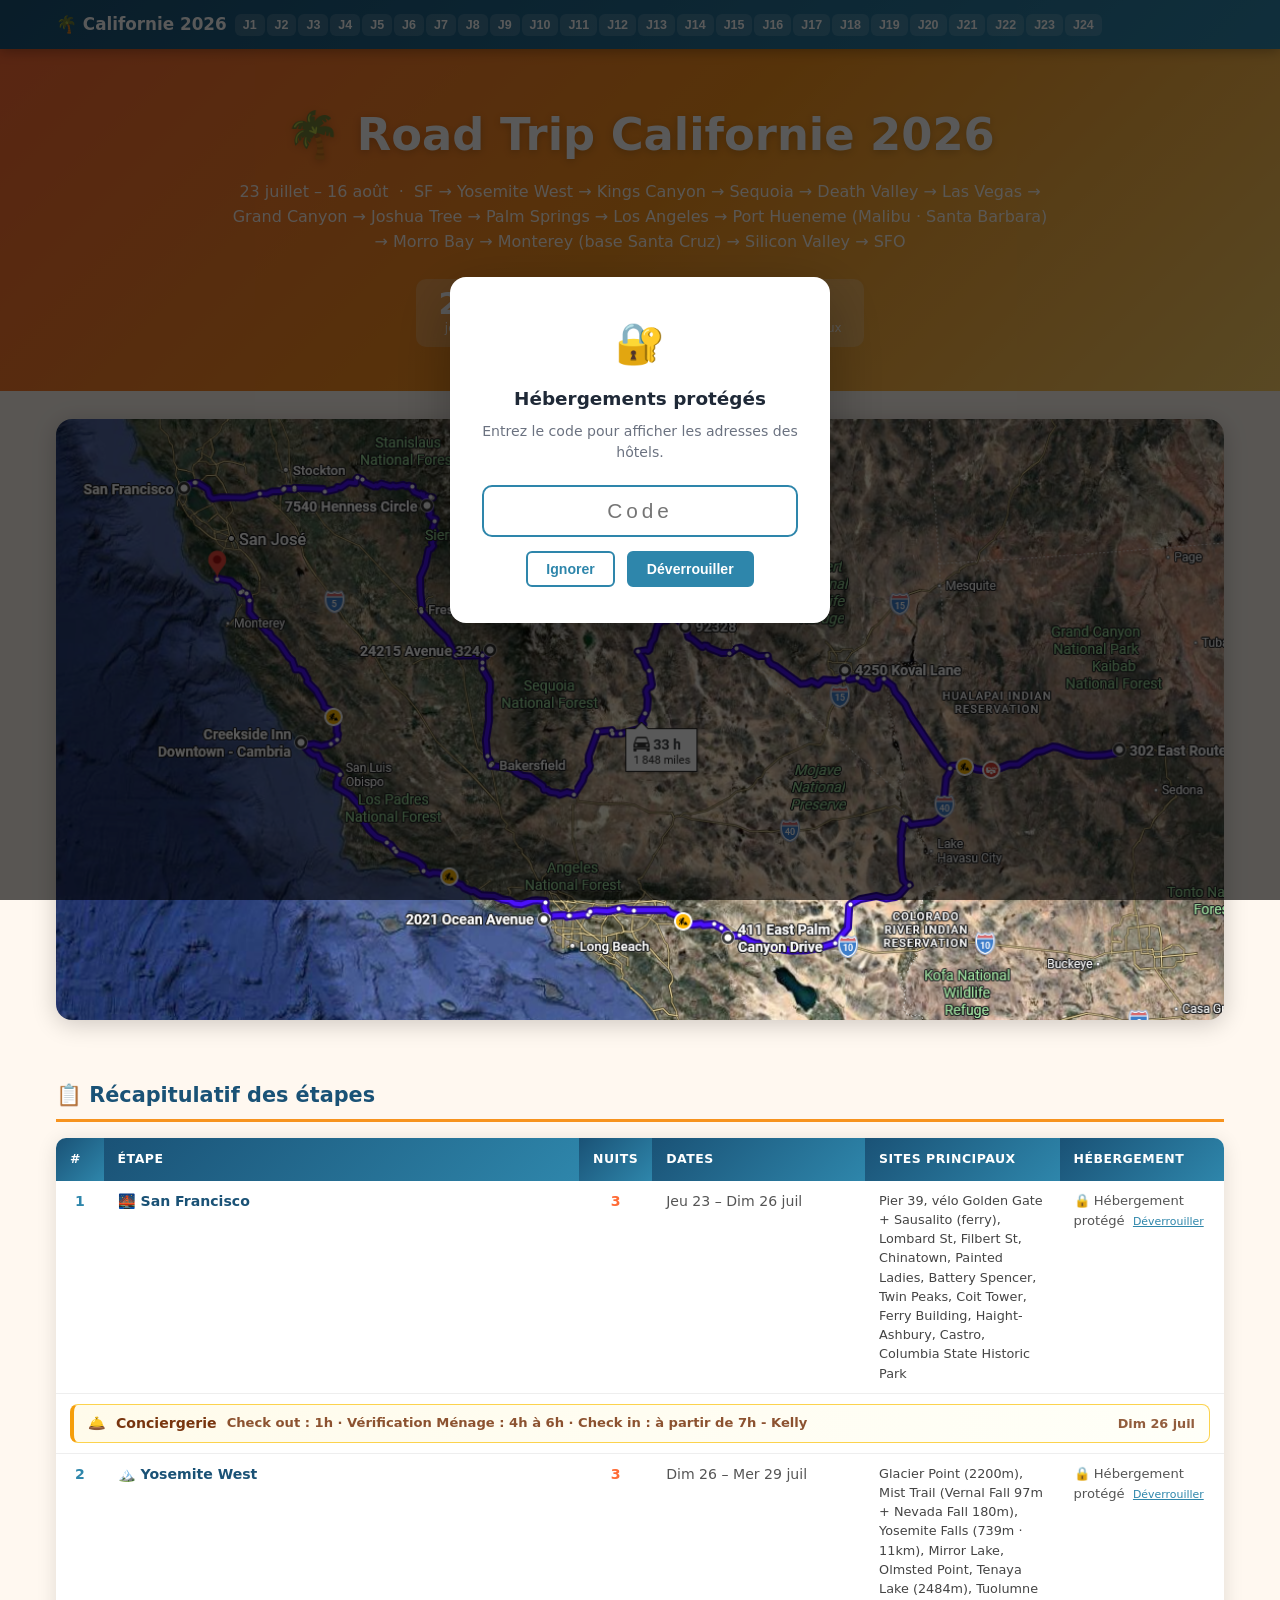
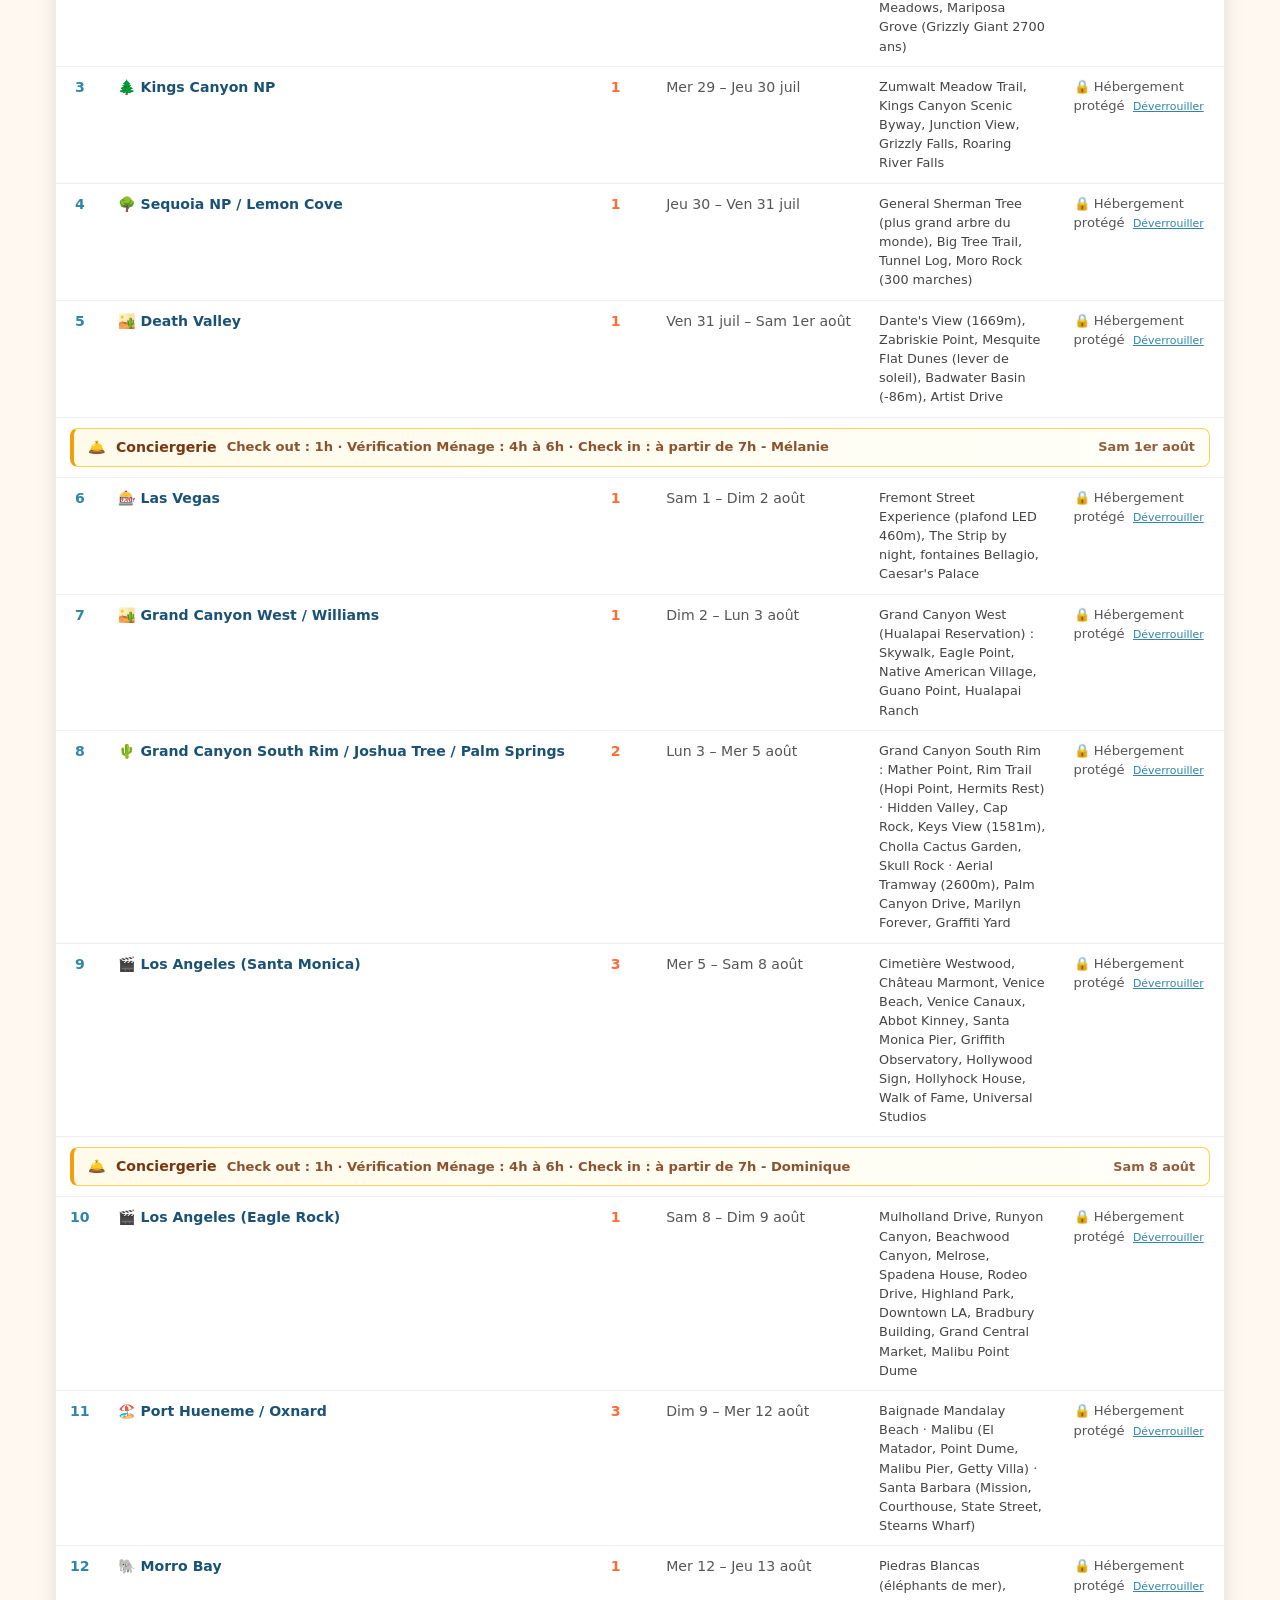
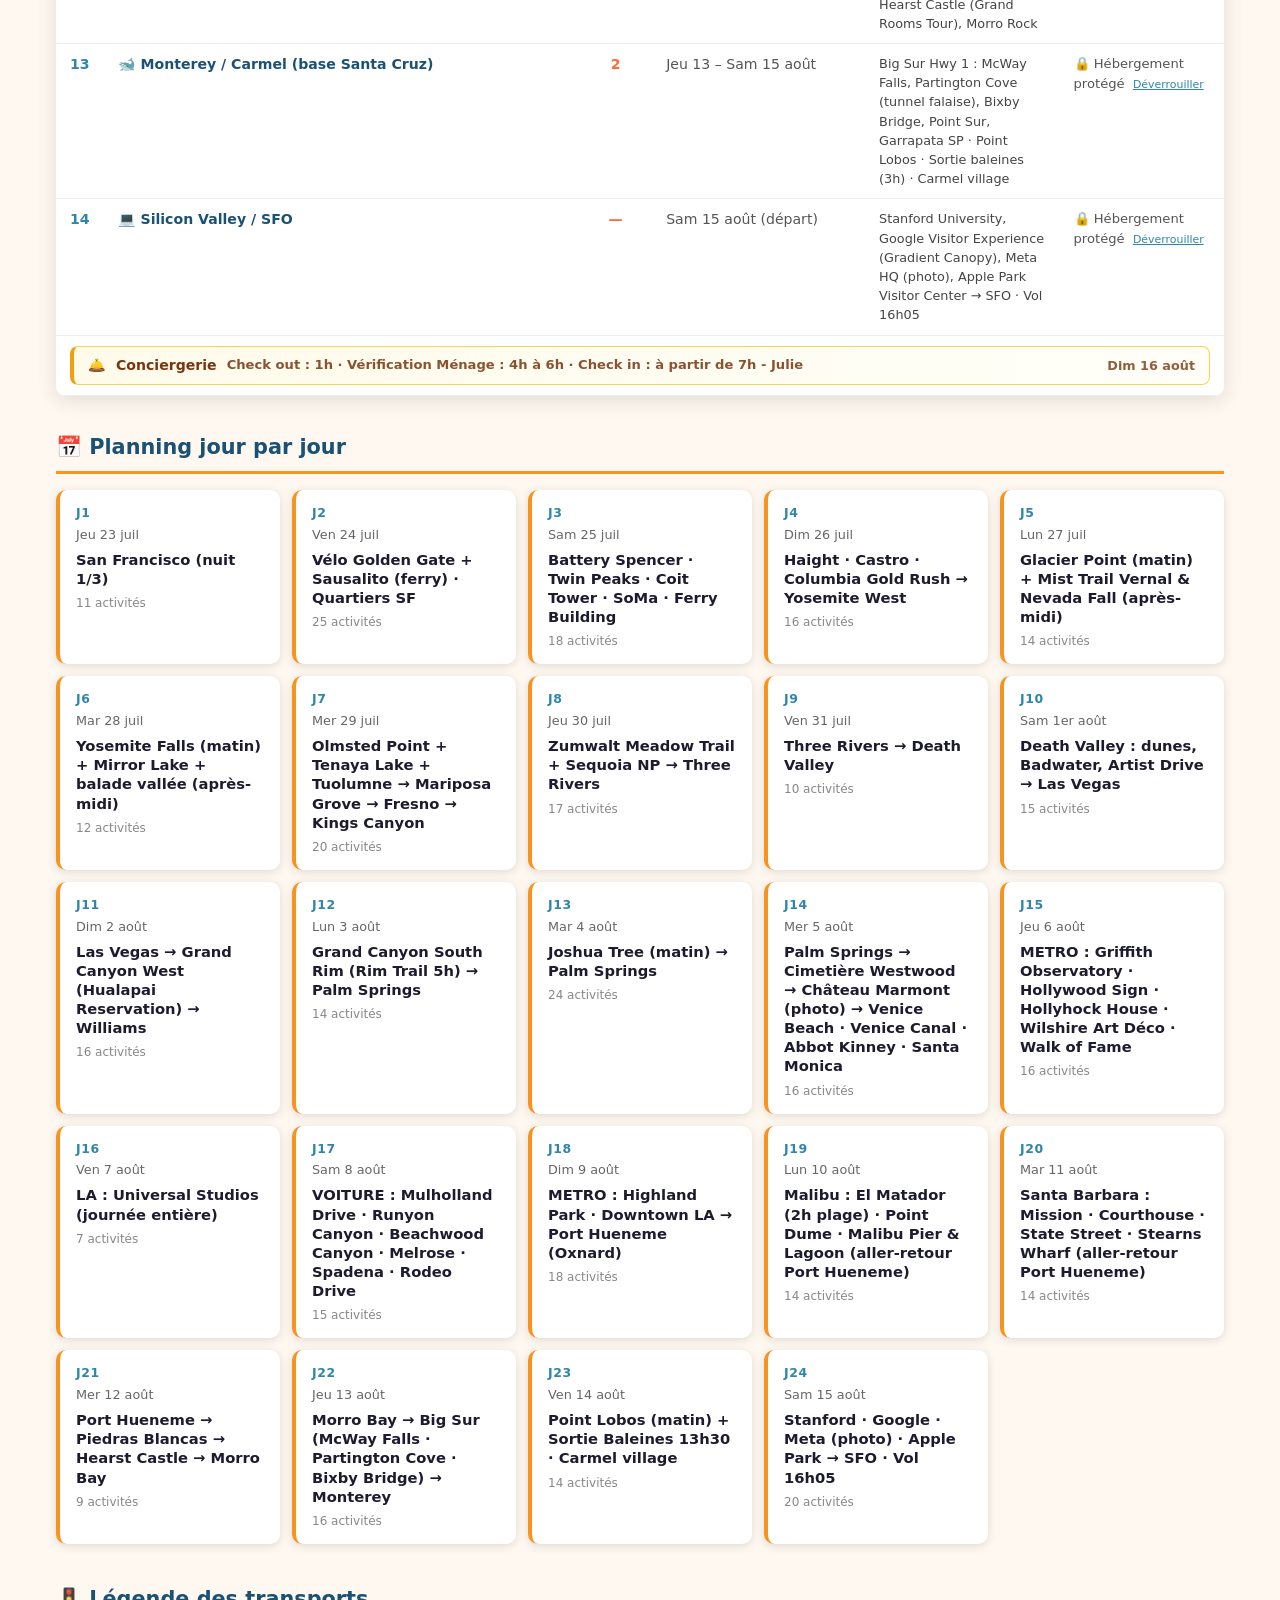
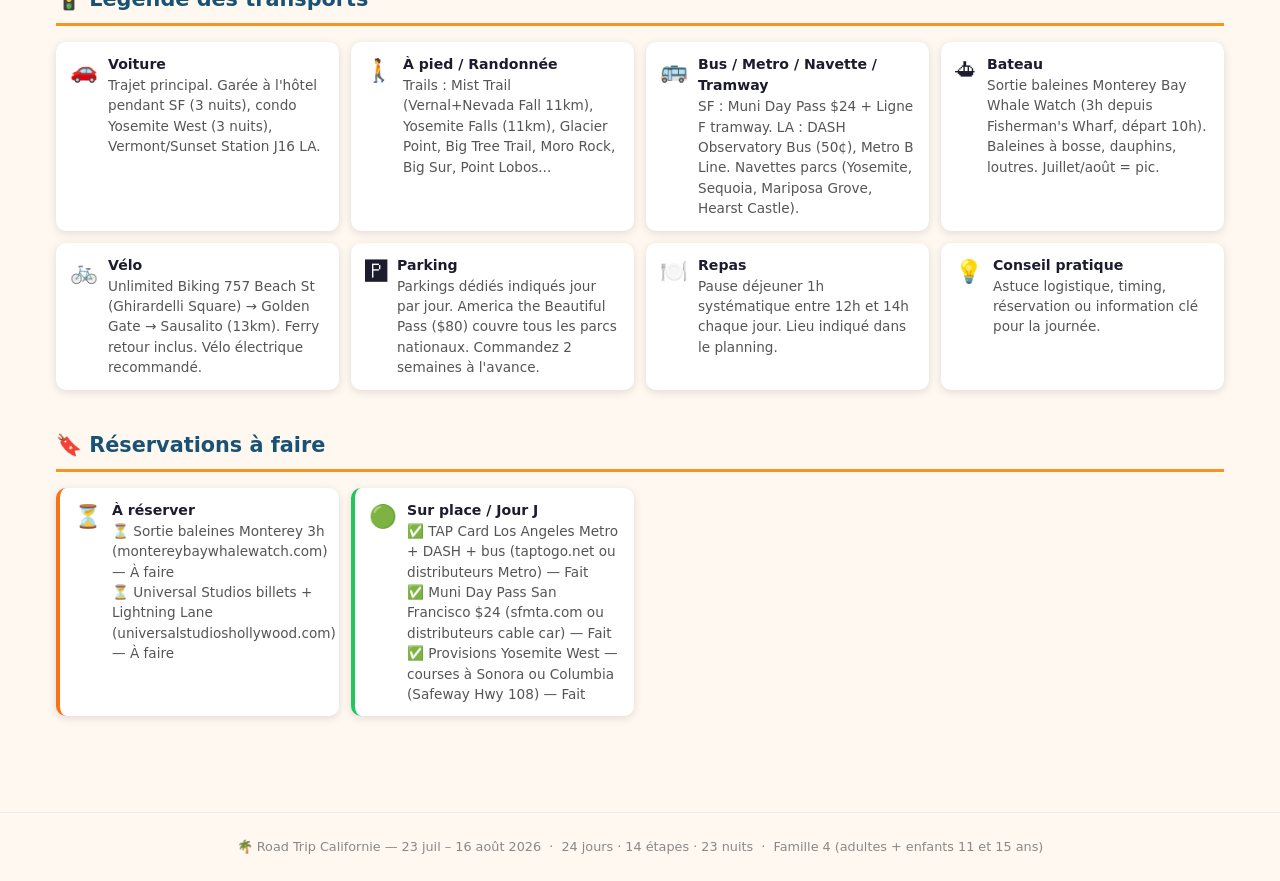
<file: index.html>
<!DOCTYPE html>
<html lang="fr">
<head>
<meta charset="UTF-8">
<meta name="viewport" content="width=device-width, initial-scale=1.0">
<title>Road Trip Californie — 23 juil – 16 août 2026</title>
<link rel="stylesheet" href="style.css">
</head>
<body>

<!-- ═══════════════════════ PIN MODAL ══════════════════════════ -->
<div id="pin-modal">
  <div class="pin-modal-box">
    <div style="font-size:2.5rem;margin-bottom:12px">🔐</div>
    <div style="font-size:1.15rem;font-weight:700;margin-bottom:8px;color:#1f2937">Hébergements protégés</div>
    <div style="font-size:0.88rem;color:#6b7280;margin-bottom:22px">Entrez le code pour afficher les adresses des hôtels.</div>
    <input id="pin-input" type="password" maxlength="10" placeholder="Code" autocomplete="off"
      onkeydown="if(event.key==='Enter') submitPin()">
    <div id="pin-error" class="pin-error">Code incorrect, réessayez.</div>
    <div style="display:flex;gap:12px;justify-content:center;margin-top:4px">
      <button class="btn" onclick="skipPin()">Ignorer</button>
      <button class="btn primary" onclick="submitPin()">Déverrouiller</button>
    </div>
  </div>
</div>

<!-- NAV : générée dynamiquement par buildNav() -->
<nav>
  <div class="nav-inner">
    <div class="nav-brand" onclick="showHome()">🌴 Californie 2026</div>
    <div class="nav-days" id="nav-days"></div>
  </div>
</nav>

<!-- ═══════════════════════ PAGE ACCUEIL ═══════════════════════ -->
<div id="home-page">
  <div class="hero">
    <h1>🌴 Road Trip Californie 2026</h1>
    <p>23 juillet – 16 août &nbsp;·&nbsp; SF → Yosemite West → Kings Canyon → Sequoia → Death Valley → Las Vegas → Grand Canyon → Joshua Tree → Palm Springs → Los Angeles → Port Hueneme (Malibu · Santa Barbara) → Morro Bay → Monterey (base Santa Cruz) → Silicon Valley → SFO</p>
    <div class="hero-stats">
      <div class="stat"><div class="stat-num">24</div><div class="stat-label">jours</div></div>
      <div class="stat"><div class="stat-num">23</div><div class="stat-label">nuits</div></div>
      <div class="stat"><div class="stat-num">14</div><div class="stat-label">étapes</div></div>
      <div class="stat"><div class="stat-num">5</div><div class="stat-label">parcs nationaux</div></div>
    </div>
  </div>

  <div class="map-section">
    <div class="map-overlay">
      <img src="images/carte-itineraire.png" alt="Carte de l'itinéraire — Road Trip Californie 2026" class="map-img">
      <div class="home-map-dot" id="home-map-dot"></div>
    </div>
  </div>

  <main>
    <div class="section-title">📋 Récapitulatif des étapes</div>
    <div class="recap-table-wrap" id="recap-table-wrap"></div>

    <div class="section-title">📅 Planning jour par jour</div>
    <div class="days-grid" id="days-grid"></div>

    <div class="section-title" style="margin-top:40px">🚦 Légende des transports</div>
    <div class="legende-grid">
      <div class="legende-item"><div class="legende-icon">🚗</div><div class="legende-text"><strong>Voiture</strong><span>Trajet principal. Garée à l&#39;hôtel pendant SF (3 nuits), condo Yosemite West (3 nuits), Vermont/Sunset Station J16 LA.</span></div></div>
      <div class="legende-item"><div class="legende-icon">🚶</div><div class="legende-text"><strong>À pied / Randonnée</strong><span>Trails : Mist Trail (Vernal+Nevada Fall 11km), Yosemite Falls (11km), Glacier Point, Big Tree Trail, Moro Rock, Big Sur, Point Lobos...</span></div></div>
      <div class="legende-item"><div class="legende-icon">🚌</div><div class="legende-text"><strong>Bus / Metro / Navette / Tramway</strong><span>SF : Muni Day Pass $24 + Ligne F tramway. LA : DASH Observatory Bus (50¢), Metro B Line. Navettes parcs (Yosemite, Sequoia, Mariposa Grove, Hearst Castle).</span></div></div>
      <div class="legende-item"><div class="legende-icon">⛴</div><div class="legende-text"><strong>Bateau</strong><span>Sortie baleines Monterey Bay Whale Watch (3h depuis Fisherman&#39;s Wharf, départ 10h). Baleines à bosse, dauphins, loutres. Juillet/août = pic.</span></div></div>
      <div class="legende-item"><div class="legende-icon">🚲</div><div class="legende-text"><strong>Vélo</strong><span>Unlimited Biking 757 Beach St (Ghirardelli Square) → Golden Gate → Sausalito (13km). Ferry retour inclus. Vélo électrique recommandé.</span></div></div>
      <div class="legende-item"><div class="legende-icon">🅿</div><div class="legende-text"><strong>Parking</strong><span>Parkings dédiés indiqués jour par jour. America the Beautiful Pass ($80) couvre tous les parcs nationaux. Commandez 2 semaines à l&#39;avance.</span></div></div>
      <div class="legende-item"><div class="legende-icon">🍽️</div><div class="legende-text"><strong>Repas</strong><span>Pause déjeuner 1h systématique entre 12h et 14h chaque jour. Lieu indiqué dans le planning.</span></div></div>
      <div class="legende-item"><div class="legende-icon">💡</div><div class="legende-text"><strong>Conseil pratique</strong><span>Astuce logistique, timing, réservation ou information clé pour la journée.</span></div></div>
    </div>

    <div class="section-title" style="margin-top:40px">🔖 Réservations à faire</div>
    <div class="legende-grid">
      <div class="legende-item" style="border-left:4px solid #F97316">
        <div class="legende-icon">⏳</div>
        <div class="legende-text"><strong>À réserver</strong><span>
          ⏳ Sortie baleines Monterey 3h (montereybaywhalewatch.com) — À faire<br>
          ⏳ Universal Studios billets + Lightning Lane (universalstudioshollywood.com) — À faire
        </span></div>
      </div>
      <div class="legende-item" style="border-left:4px solid #22C55E">
        <div class="legende-icon">🟢</div>
        <div class="legende-text"><strong>Sur place / Jour J</strong><span>
          ✅ TAP Card Los Angeles Metro + DASH + bus (taptogo.net ou distributeurs Metro) — Fait<br>
          ✅ Muni Day Pass San Francisco $24 (sfmta.com ou distributeurs cable car) — Fait<br>
          ✅ Provisions Yosemite West — courses à Sonora ou Columbia (Safeway Hwy 108) — Fait
        </span></div>
      </div>
    </div>
  </main>
</div>

<!-- ═══════════════════════ PAGE JOUR ═════════════════════════ -->
<div id="day-page-container" style="display:none">
  <div id="day-page-content"></div>
</div>

<footer>🌴 Road Trip Californie — 23 juil – 16 août 2026 &nbsp;·&nbsp; 24 jours · 14 étapes · 23 nuits &nbsp;·&nbsp; Famille 4 (adultes + enfants 11 et 15 ans)</footer>

<!-- ═══════════════════════ DONNÉES ═══════════════════════════ -->
<script src="days-data.js"></script>

<!-- ═══════════════════════ MOTEUR ════════════════════════════ -->
<script>

/* ── Mapping type → classes CSS ── */
const TYPE_ROW = {
  activity:'row-activity', car:'row-car', walk:'row-walk', meal:'row-meal',
  transit:'row-transit', parking:'row-parking', alert:'row-alert',
  tip:'row-tip', boat:'row-boat', bike:'row-bike', info:'row-info'
};
const TYPE_BADGE = {
  activity:'type-activity', car:'type-car', walk:'type-walk', meal:'type-meal',
  transit:'type-transit', parking:'type-parking', alert:'type-alert',
  tip:'type-tip', boat:'type-boat', bike:'type-bike', info:'type-info'
};

/* ── Construction de la nav ── */
function buildNav() {
  const container = document.getElementById('nav-days');
  DAYS.forEach((day, i) => {
    const btn = document.createElement('button');
    btn.className = 'nav-day-btn';
    btn.id = 'nav-btn-' + i;
    btn.textContent = day.num;
    btn.onclick = () => showDay(i);
    container.appendChild(btn);
  });
}

/* ── Construction de la grille des jours ── */
function buildDaysGrid() {
  const grid = document.getElementById('days-grid');
  DAYS.forEach((day, i) => {
    const card = document.createElement('a');
    card.className = 'day-card';
    card.onclick = () => showDay(i);
    card.innerHTML =
      '<div class="day-card-num">' + day.num + '</div>' +
      '<div class="day-card-date">' + day.date + '</div>' +
      '<div class="day-card-title">' + day.title + '</div>' +
      '<div class="day-card-count">' + day.activities.length + ' activités</div>';
    grid.appendChild(card);
  });
}

/* ── Construction du tableau récapitulatif ── */
function buildRecapTable() {
  let html = '<table class="recap"><thead><tr>' +
    '<th>#</th><th>Étape</th><th>Nuits</th><th>Dates</th><th>Sites principaux</th><th>Hébergement</th>' +
    '</tr></thead><tbody>';
  ETAPES.forEach(function(e) {
    if (e.special) {
      html += '<tr class="etape-special"><td colspan="6">' +
        '<div class="etape-special-box">' +
        '<span>' + e.icon + '</span>' +
        '<strong>' + e.name + '</strong>' +
        (e.desc ? '<span class="etape-special-desc">' + e.desc + '</span>' : '') +
        '<span class="etape-special-dates">' + e.dates + '</span>' +
        '</div></td></tr>';
      return;
    }
    html += '<tr>' +
      '<td>' + e.num + '</td>' +
      '<td><a class="etape-link" onclick="showDay(' + e.dayIdx + ')">' + e.icon + ' ' + e.name + '</a></td>' +
      '<td>' + (e.nuits > 0 ? e.nuits : '—') + '</td>' +
      '<td>' + e.dates + '</td>' +
      '<td style="font-size:0.8rem;color:#444;max-width:320px">' + e.sites + '</td>' +
      '<td style="font-size:0.82rem;color:#555">' + hotelDisplay(e) + '</td>' +
      '</tr>';
  });
  html += '</tbody></table>';
  document.getElementById('recap-table-wrap').innerHTML = html;
}

/* ── Rendu d'un item d'activité ── */
function renderActivity(a) {
  var rowClass = TYPE_ROW[a.type] || '';
  var badgeClass = TYPE_BADGE[a.type] || '';
  return '<div class="activity-item ' + rowClass + '">' +
    '<div class="activity-time">' + a.time + '</div>' +
    '<div class="activity-type ' + badgeClass + '">' + a.label + '</div>' +
    '<div class="activity-desc">' + a.desc + '</div>' +
    '<div class="activity-duration">' + (a.dur || '') + '</div>' +
    '</div>';
}

/* ── Rendu d'une page jour ── */
function renderDayPage(idx) {
  var day = DAYS[idx];
  var prevBtn = idx > 0
    ? '<button class="btn" onclick="showDay(' + (idx-1) + ')">&#9664; ' + DAYS[idx-1].num + '</button>' : '';
  var nextBtn = idx < DAYS.length - 1
    ? '<button class="btn primary" onclick="showDay(' + (idx+1) + ')">&#9654; ' + DAYS[idx+1].num + '</button>' : '';
  var nav = '<div class="day-nav">' +
    '<button class="btn" onclick="showHome()">&#8592; Récapitulatif</button>' +
    prevBtn + nextBtn +
    '</div>';
  var activities = day.activities.map(renderActivity).join('');
  var highlights = day.activities.filter(function(a){ return a.type==='tip' || a.type==='alert'; });
  var etape = DAY_TO_ETAPE[idx];
  var hotelHtml = '';
  if (etape && etape.hotelEnc) {
    hotelHtml = '<div class="day-hotel"><span class="day-hotel-icon">🏨</span><span>' + hotelDisplay(etape) + '</span></div>';
  }
  var highlightsHtml = '';
  if (highlights.length > 0) {
    highlightsHtml = '<div class="day-highlights"><div class="day-highlights-title">📌 À retenir</div>' +
      highlights.map(function(a){
        return '<div class="highlight-item highlight-' + a.type + '">' +
          '<span>' + a.label + '</span>' +
          '<span class="highlight-desc">' + a.desc + '</span>' +
          '</div>';
      }).join('') + '</div>';
  }
  var sunHtml = (day.sunrise || day.sunset)
    ? '<div class="day-hero-sun">' +
      (day.sunrise ? '<span>🌅 ' + day.sunrise + '</span>' : '') +
      (day.sunset ? '<span>🌇 ' + day.sunset + '</span>' : '') +
      '</div>'
    : '';
  return '<div class="day-hero">' +
    '<div class="day-hero-num">' + day.num + '</div>' +
    '<div class="day-hero-date">' + day.date + '</div>' +
    '<div class="day-hero-title">' + day.title + '</div>' +
    sunHtml +
    '</div>' +
    '<main>' + nav +
    highlightsHtml +
    hotelHtml +
    (day.img ? (Array.isArray(day.img) ? day.img : [day.img]).map(function(s){ return '<img src="' + s + '" alt="' + day.title + '" class="day-img">'; }).join('') : '') +
    '<div class="activity-list">' + activities + '</div>' +
    '<div class="day-nav" style="margin-top:24px">' +
    '<button class="btn" onclick="showHome()">&#8592; Récapitulatif</button>' +
    prevBtn + nextBtn +
    '</div></main>';
}

/* ── Navigation ── */
function showHome() {
  document.getElementById('home-page').classList.remove('hidden');
  document.getElementById('day-page-container').style.display = 'none';
  document.querySelectorAll('.nav-day-btn').forEach(function(b) { b.classList.remove('active'); });
  window.scrollTo(0, 0);
  history.pushState(null, '', '#');
}

function showDay(idx) {
  if (idx < 0 || idx >= DAYS.length) return;
  updateHomeDot(idx);
  document.getElementById('home-page').classList.add('hidden');
  document.getElementById('day-page-container').style.display = 'block';
  document.getElementById('day-page-content').innerHTML = renderDayPage(idx);
  document.querySelectorAll('.nav-day-btn').forEach(function(b) { b.classList.remove('active'); });
  var btn = document.getElementById('nav-btn-' + idx);
  if (btn) { btn.classList.add('active'); btn.scrollIntoView({ block:'nearest', inline:'center' }); }
  window.scrollTo(0, 0);
  history.pushState(null, '', '#day-' + idx);
}

/* ── Hash routing ── */
function handleHash() {
  var hash = window.location.hash;
  if (!hash || hash === '#') { showHome(); return; }
  var m = hash.match(/#day-(\d+)/);
  if (m) showDay(parseInt(m[1])); else showHome();
}

/* ── Point mobile sur la carte d'accueil ── */
function updateHomeDot(idx) {
  var dot = document.getElementById('home-map-dot');
  if (!dot) return;
  var c = DAY_COORDS[idx];
  dot.style.left = c[0] + '%';
  dot.style.top  = c[1] + '%';
  dot.style.display = 'block';
}

/* ── Coordonnées de chaque jour sur la carte (left%, top%) ── */
const DAY_COORDS = [
  [11,12], // J1  San Francisco
  [11,12], // J2  San Francisco
  [11,12], // J3  San Francisco
  [32,14], // J4  Yosemite West
  [32,14], // J5  Yosemite
  [32,14], // J6  Yosemite
  [40,32], // J7  Kings Canyon
  [42,46], // J8  Sequoia / Lemon Cove
  [53,34], // J9  Death Valley
  [67,42], // J10 Las Vegas
  [91,55], // J11 Grand Canyon / Williams
  [60,87], // J12 Joshua Tree / Palm Springs
  [60,87], // J13 Palm Springs
  [42,83], // J14 Los Angeles
  [42,83], // J15 Los Angeles
  [42,83], // J16 Los Angeles
  [42,83], // J17 Los Angeles (Eagle Rock)
  [35,79], // J18 Port Hueneme (Oxnard) — arrivée
  [39,81], // J19 Malibu (aller-retour Port Hueneme)
  [31,75], // J20 Santa Barbara (aller-retour Port Hueneme)
  [21,54], // J21 Morro Bay
  [15,34], // J22 Monterey
  [12,22], // J23 Point Lobos + Sortie Baleines + Carmel (base Santa Cruz)
  [11,12], // J24 SF → SFO départ
];

/* ── Calibration : clic sur la carte d'accueil → coordonnées ── */
(function() {
  var overlay = document.querySelector('.map-overlay');
  if (!overlay) return;
  overlay.style.cursor = 'crosshair';
  overlay.addEventListener('click', function(e) {
    if (e.target.id === 'home-map-dot') return;
    var rect = overlay.getBoundingClientRect();
    var x = ((e.clientX - rect.left) / rect.width * 100).toFixed(1);
    var y = ((e.clientY - rect.top)  / rect.height * 100).toFixed(1);
    var tip = document.createElement('div');
    tip.className = 'map-calib-tip';
    tip.textContent = '[' + x + ', ' + y + ']';
    tip.style.left = (e.clientX - rect.left + 10) + 'px';
    tip.style.top  = (e.clientY - rect.top  - 36) + 'px';
    overlay.appendChild(tip);
    setTimeout(function() { if (tip.parentNode) tip.parentNode.removeChild(tip); }, 3000);
  });
})();

/* ── Mapping jour → étape ── */
var DAY_TO_ETAPE = (function() {
  var m = {};
  ETAPES.forEach(function(e) {
    var end = e.nuits > 0 ? e.dayIdx + e.nuits : e.dayIdx + 1;
    for (var d = e.dayIdx; d < end; d++) { m[d] = e; }
  });
  return m;
})();

/* ── Déchiffrement AES-GCM (Web Crypto API) ── */
var hotelDecrypted = null;

function hotelDisplay(e) {
  if (!e.hotelEnc) return '—';
  if (hotelDecrypted && hotelDecrypted[e.dayIdx] !== undefined) return hotelDecrypted[e.dayIdx];
  return '🔒 Hébergement protégé &nbsp;<small style="cursor:pointer;text-decoration:underline;color:var(--sky)" onclick="showPinModal()">Déverrouiller</small>';
}

async function deriveKey(pin) {
  var mat = await crypto.subtle.importKey('raw', new TextEncoder().encode(pin), 'PBKDF2', false, ['deriveKey']);
  return crypto.subtle.deriveKey(
    {name:'PBKDF2', salt:new TextEncoder().encode('stazuni-2026'), iterations:100000, hash:'SHA-256'},
    mat, {name:'AES-GCM', length:256}, false, ['decrypt']);
}

async function decryptHotel(enc, key) {
  var p = enc.split(':');
  var iv   = Uint8Array.from(atob(p[0]), function(c){return c.charCodeAt(0);});
  var data = Uint8Array.from(atob(p[1]), function(c){return c.charCodeAt(0);});
  return new TextDecoder().decode(await crypto.subtle.decrypt({name:'AES-GCM', iv:iv}, key, data));
}

async function unlockHotels(pin) {
  try {
    var key = await deriveKey(pin);
    var r = {};
    for (var i = 0; i < ETAPES.length; i++) {
      var e = ETAPES[i];
      if (e.hotelEnc) r[e.dayIdx] = await decryptHotel(e.hotelEnc, key);
    }
    hotelDecrypted = r;
    return true;
  } catch(x) { return false; }
}

function showPinModal() {
  document.getElementById('pin-modal').classList.add('visible');
  setTimeout(function(){ document.getElementById('pin-input').focus(); }, 50);
}

async function submitPin() {
  var pin = document.getElementById('pin-input').value.trim();
  if (!pin) return;
  var ok = await unlockHotels(pin);
  if (ok) {
    sessionStorage.setItem('stazuni_pin', pin);
    document.getElementById('pin-modal').classList.remove('visible');
    document.getElementById('pin-error').style.display = 'none';
    document.getElementById('pin-input').value = '';
    buildRecapTable();
    handleHash();
  } else {
    document.getElementById('pin-error').style.display = 'block';
    document.getElementById('pin-input').value = '';
    document.getElementById('pin-input').focus();
  }
}

function skipPin() {
  document.getElementById('pin-modal').classList.remove('visible');
}

/* ── Init ── */
buildNav();
buildDaysGrid();
(async function() {
  var saved = sessionStorage.getItem('stazuni_pin');
  if (saved) {
    var ok = await unlockHotels(saved);
    if (!ok) sessionStorage.removeItem('stazuni_pin');
  } else {
    showPinModal();
  }
  buildRecapTable();
  window.addEventListener('popstate', handleHash);
  handleHash();
})();

</script>
</body>
</html>
</file>
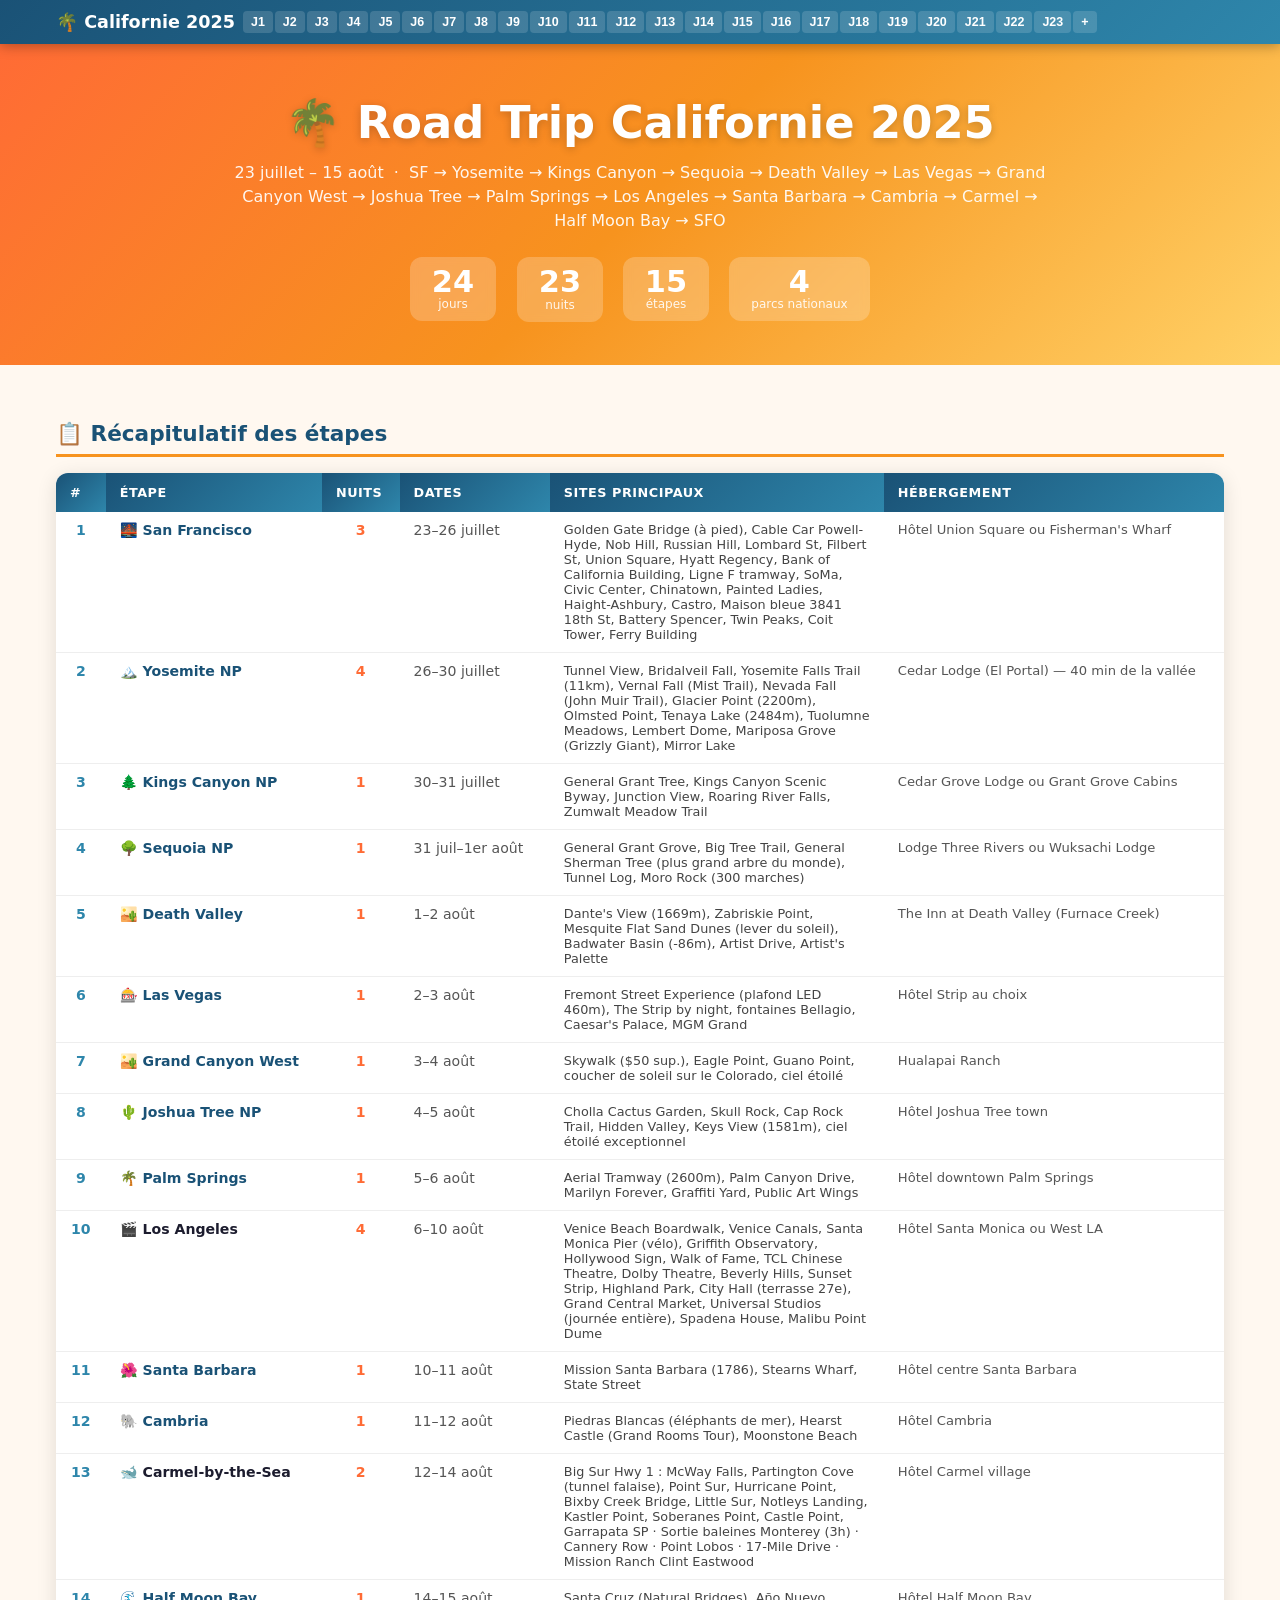
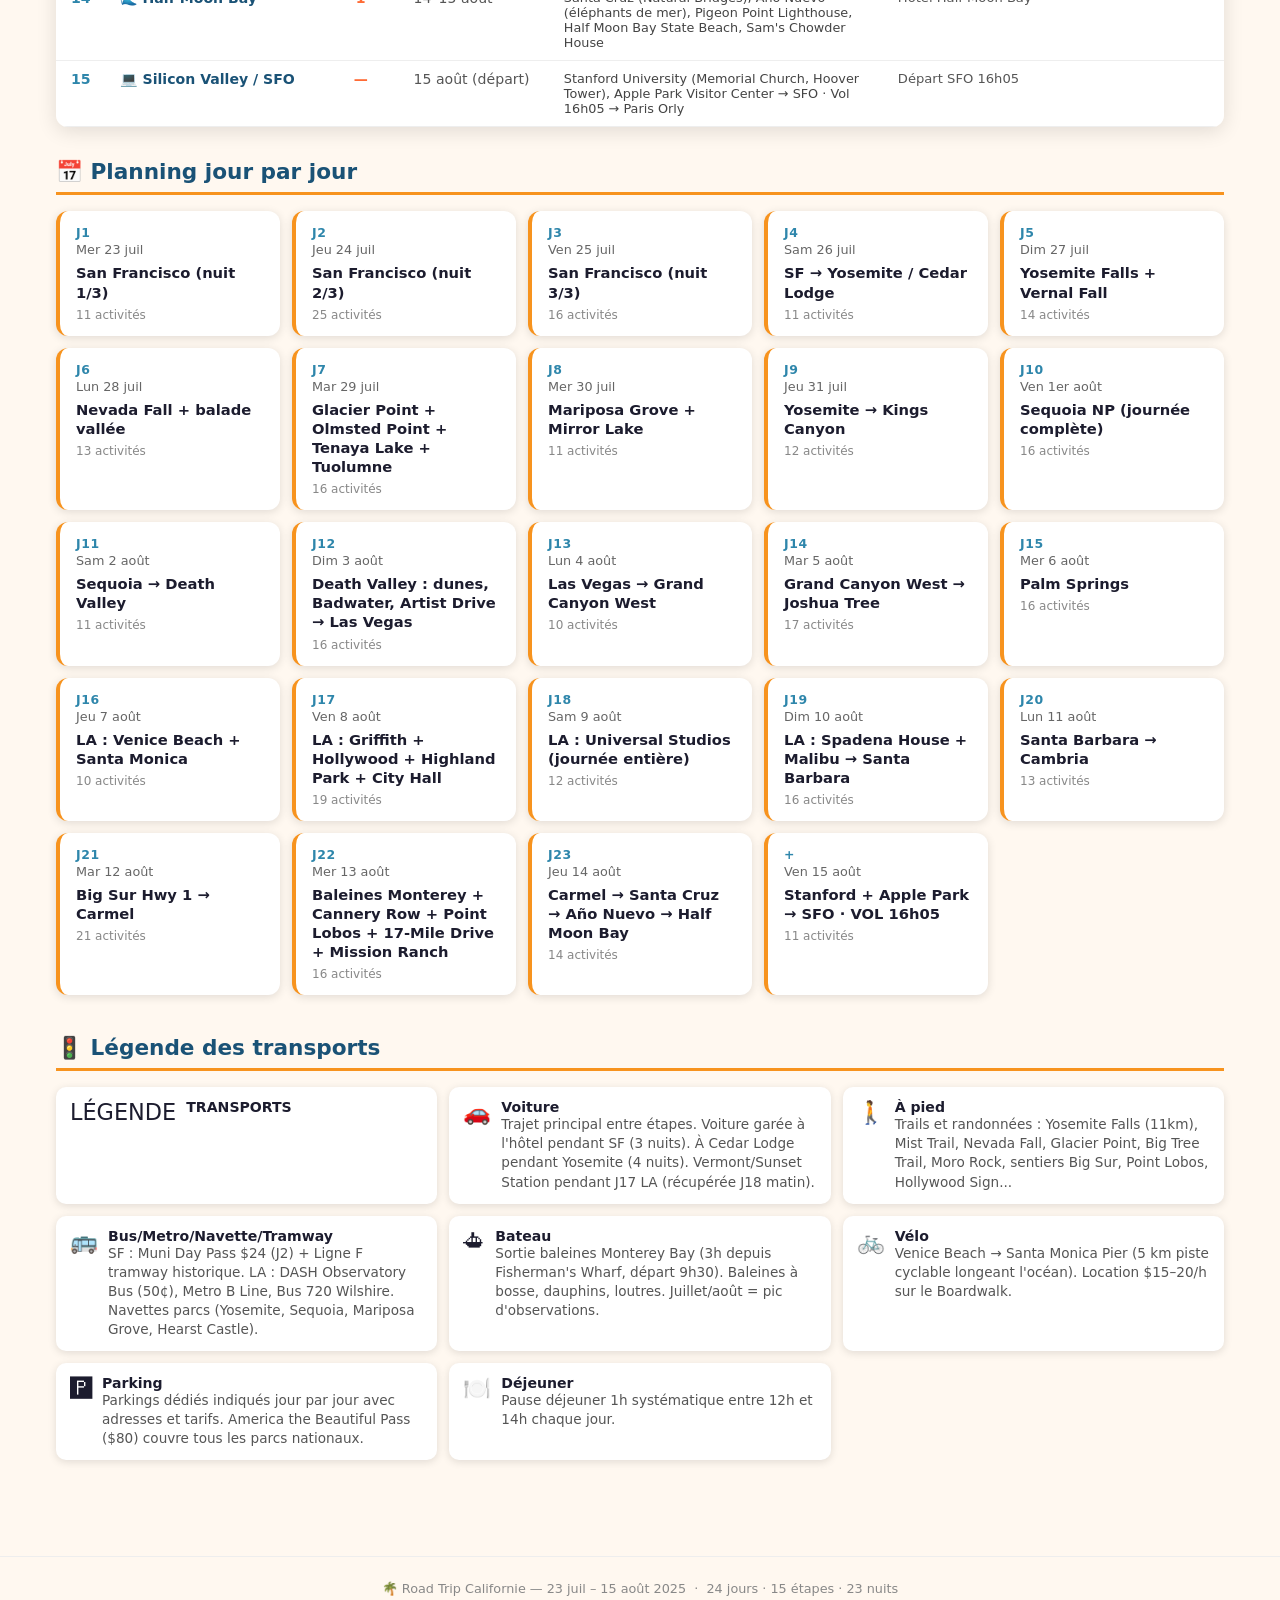
<file: planning_californie.html>
<!DOCTYPE html>
<html lang="fr">
<head>
<meta charset="UTF-8">
<meta name="viewport" content="width=device-width, initial-scale=1.0">
<title>Road Trip Californie — 23 juil – 15 aout</title>
<style>
  :root {
    --sunset: #FF6B35; --gold: #F7931E; --sky: #2E86AB; --ocean: #1A5276;
    --sand: #FFF8F0; --palm: #27AE60; --dark: #1C1C2E; --light: #FAFAFA;
    --shadow: rgba(0,0,0,0.12);
  }
  * { box-sizing: border-box; margin: 0; padding: 0; }
  body { font-family: 'Segoe UI', system-ui, sans-serif; background: var(--sand); color: var(--dark); min-height: 100vh; }
  nav { background: linear-gradient(135deg, var(--ocean) 0%, var(--sky) 100%); color: white; position: sticky; top: 0; z-index: 100; box-shadow: 0 2px 12px rgba(0,0,0,0.3); }
  .nav-inner { max-width: 1200px; margin: 0 auto; display: flex; align-items: center; gap: 8px; padding: 0 16px; flex-wrap: wrap; }
  .nav-brand { font-size: 1.1rem; font-weight: 700; padding: 12px 0; cursor: pointer; white-space: nowrap; flex-shrink: 0; }
  .nav-brand:hover { opacity: 0.85; }
  .nav-days { display: flex; gap: 2px; flex-wrap: wrap; padding: 6px 0; flex: 1; }
  .nav-day-btn { background: rgba(255,255,255,0.15); border: none; color: white; padding: 4px 8px; border-radius: 4px; cursor: pointer; font-size: 0.78rem; font-weight: 600; transition: background 0.2s; white-space: nowrap; }
  .nav-day-btn:hover, .nav-day-btn.active { background: rgba(255,255,255,0.35); }
  .hero { background: linear-gradient(135deg, var(--sunset) 0%, var(--gold) 50%, #FFD166 100%); color: white; text-align: center; padding: 52px 20px 44px; position: relative; overflow: hidden; }
  .hero h1 { font-size: clamp(1.6rem, 4vw, 2.8rem); font-weight: 800; text-shadow: 0 2px 8px rgba(0,0,0,0.2); }
  .hero p { font-size: clamp(0.85rem, 2vw, 1rem); margin-top: 12px; opacity: 0.92; max-width: 820px; margin-left: auto; margin-right: auto; line-height: 1.5; }
  .hero-stats { display: flex; gap: 20px; justify-content: center; flex-wrap: wrap; margin-top: 24px; }
  .stat { background: rgba(255,255,255,0.22); border-radius: 12px; padding: 10px 22px; backdrop-filter: blur(4px); }
  .stat-num { font-size: 1.9rem; font-weight: 800; line-height: 1; }
  .stat-label { font-size: 0.75rem; opacity: 0.9; }
  main { max-width: 1200px; margin: 0 auto; padding: 24px 16px 48px; }
  .section-title { font-size: 1.35rem; font-weight: 700; color: var(--ocean); margin: 32px 0 16px; padding-bottom: 8px; border-bottom: 3px solid var(--gold); display: flex; align-items: center; gap: 10px; }
  .recap-table-wrap { overflow-x: auto; border-radius: 12px; box-shadow: 0 4px 20px var(--shadow); }
  table.recap { width: 100%; border-collapse: collapse; background: white; font-size: 0.88rem; }
  table.recap thead th { background: linear-gradient(135deg, var(--ocean), var(--sky)); color: white; padding: 12px 14px; text-align: left; font-weight: 700; font-size: 0.8rem; text-transform: uppercase; letter-spacing: 0.04em; }
  table.recap tbody tr { border-bottom: 1px solid #EEE; transition: background 0.15s; }
  table.recap tbody tr:hover { background: #F0F8FF; }
  table.recap tbody tr.total-row { background: linear-gradient(90deg, #FFF8F0, #FFF3E0); font-weight: 700; }
  table.recap tbody td { padding: 10px 14px; vertical-align: top; }
  table.recap tbody td:first-child { font-weight: 700; color: var(--sky); text-align: center; min-width: 32px; }
  table.recap tbody td:nth-child(2) { font-weight: 600; white-space: nowrap; }
  table.recap tbody td:nth-child(3) { text-align: center; font-weight: 700; color: var(--sunset); }
  table.recap tbody td:nth-child(4) { white-space: nowrap; color: #555; }
  .etape-link { color: var(--ocean); text-decoration: none; font-weight: 600; cursor: pointer; }
  .etape-link:hover { color: var(--sunset); text-decoration: underline; }
  .legende-grid { display: grid; grid-template-columns: repeat(auto-fill, minmax(300px, 1fr)); gap: 12px; }
  .legende-item { background: white; border-radius: 10px; padding: 12px 14px; box-shadow: 0 2px 8px var(--shadow); display: flex; gap: 10px; align-items: flex-start; font-size: 0.85rem; }
  .legende-icon { font-size: 1.4rem; flex-shrink: 0; }
  .legende-text strong { display: block; font-size: 0.88rem; color: var(--dark); }
  .legende-text span { color: #555; line-height: 1.4; }
  .days-grid { display: grid; grid-template-columns: repeat(auto-fill, minmax(220px, 1fr)); gap: 12px; }
  .day-card { background: white; border-radius: 12px; padding: 14px 16px; box-shadow: 0 2px 10px var(--shadow); cursor: pointer; transition: all 0.2s; border-left: 4px solid var(--gold); text-decoration: none; color: var(--dark); display: block; }
  .day-card:hover { transform: translateY(-2px); box-shadow: 0 6px 20px rgba(0,0,0,0.15); border-left-color: var(--sunset); }
  .day-card-num { font-size: 0.78rem; font-weight: 700; color: var(--sky); text-transform: uppercase; letter-spacing: 0.05em; }
  .day-card-date { font-size: 0.8rem; color: #666; margin-top: 2px; }
  .day-card-title { font-size: 0.92rem; font-weight: 600; margin-top: 6px; line-height: 1.3; }
  .day-card-count { font-size: 0.75rem; color: #888; margin-top: 6px; }
  .day-page { display: none; }
  .day-page.active { display: block; }
  .day-hero { background: linear-gradient(135deg, var(--ocean) 0%, var(--sky) 100%); color: white; border-radius: 16px; padding: 28px 24px; margin-bottom: 24px; box-shadow: 0 4px 20px rgba(0,0,0,0.2); }
  .day-hero-num { font-size: 0.85rem; font-weight: 700; opacity: 0.8; text-transform: uppercase; letter-spacing: 0.1em; }
  .day-hero-date { font-size: 1.05rem; font-weight: 600; margin-top: 4px; opacity: 0.9; }
  .day-hero-title { font-size: clamp(1.1rem, 3vw, 1.7rem); font-weight: 800; margin-top: 8px; }
  .day-nav { display: flex; gap: 12px; margin-bottom: 24px; flex-wrap: wrap; }
  .btn { background: white; border: 2px solid var(--sky); color: var(--sky); padding: 8px 18px; border-radius: 8px; cursor: pointer; font-weight: 600; font-size: 0.88rem; transition: all 0.2s; }
  .btn:hover { background: var(--sky); color: white; }
  .btn.primary { background: var(--sky); color: white; }
  .btn.primary:hover { background: var(--ocean); border-color: var(--ocean); }
  .activity-list { display: flex; flex-direction: column; gap: 8px; }
  .activity-item { background: white; border-radius: 10px; padding: 12px 16px; box-shadow: 0 2px 8px var(--shadow); display: grid; grid-template-columns: 72px auto 1fr auto; gap: 10px; align-items: start; border-left: 4px solid transparent; }
  .activity-time { font-weight: 700; font-size: 0.9rem; color: var(--ocean); white-space: nowrap; }
  .activity-type { font-size: 0.75rem; font-weight: 600; padding: 3px 8px; border-radius: 20px; white-space: nowrap; text-align: center; align-self: start; }
  .activity-desc { font-size: 0.88rem; line-height: 1.45; }
  .activity-duration { font-size: 0.78rem; color: #888; white-space: nowrap; text-align: right; font-style: italic; }
  .type-car { background: #FEF3C7; color: #92400E; }
  .type-walk { background: #D1FAE5; color: #065F46; }
  .type-activity { background: #EDE9FE; color: #5B21B6; }
  .type-meal { background: #FEE2E2; color: #991B1B; }
  .type-transit { background: #DBEAFE; color: #1E40AF; }
  .type-parking { background: #F3F4F6; color: #374151; }
  .type-alert { background: #FEE2E2; color: #991B1B; }
  .type-tip { background: #ECFDF5; color: #065F46; }
  .type-boat { background: #CFFAFE; color: #164E63; }
  .type-bike { background: #FEF9C3; color: #713F12; }
  .type-info { background: #F3F4F6; color: #374151; }
  .row-alert { border-left-color: #EF4444 !important; background: #FFF5F5 !important; }
  .row-tip { border-left-color: #10B981 !important; background: #F0FDF4 !important; }
  .row-meal { border-left-color: #F59E0B !important; }
  .row-car { border-left-color: #F59E0B !important; }
  .row-walk { border-left-color: #10B981 !important; }
  .row-transit { border-left-color: #3B82F6 !important; }
  .row-parking { border-left-color: #9CA3AF !important; }
  .row-boat { border-left-color: #06B6D4 !important; }
  .row-bike { border-left-color: #84CC16 !important; }
  .hidden { display: none !important; }
  footer { text-align: center; padding: 24px; color: #888; font-size: 0.8rem; border-top: 1px solid #EEE; margin-top: 48px; }
  @media (max-width: 600px) {
    .activity-item { grid-template-columns: 60px 1fr; }
    .activity-type { grid-column: 2; grid-row: 1; justify-self: start; }
    .activity-desc { grid-column: 1 / -1; }
    .activity-duration { grid-column: 1 / -1; text-align: left; }
  }
</style>
</head>
<body>

<nav>
  <div class="nav-inner">
    <div class="nav-brand" onclick="showHome()">🌴 Californie 2025</div>
    <div class="nav-days">
      <button class="nav-day-btn" onclick="showDay(0)" id="nav-btn-0">J1</button>
      <button class="nav-day-btn" onclick="showDay(1)" id="nav-btn-1">J2</button>
      <button class="nav-day-btn" onclick="showDay(2)" id="nav-btn-2">J3</button>
      <button class="nav-day-btn" onclick="showDay(3)" id="nav-btn-3">J4</button>
      <button class="nav-day-btn" onclick="showDay(4)" id="nav-btn-4">J5</button>
      <button class="nav-day-btn" onclick="showDay(5)" id="nav-btn-5">J6</button>
      <button class="nav-day-btn" onclick="showDay(6)" id="nav-btn-6">J7</button>
      <button class="nav-day-btn" onclick="showDay(7)" id="nav-btn-7">J8</button>
      <button class="nav-day-btn" onclick="showDay(8)" id="nav-btn-8">J9</button>
      <button class="nav-day-btn" onclick="showDay(9)" id="nav-btn-9">J10</button>
      <button class="nav-day-btn" onclick="showDay(10)" id="nav-btn-10">J11</button>
      <button class="nav-day-btn" onclick="showDay(11)" id="nav-btn-11">J12</button>
      <button class="nav-day-btn" onclick="showDay(12)" id="nav-btn-12">J13</button>
      <button class="nav-day-btn" onclick="showDay(13)" id="nav-btn-13">J14</button>
      <button class="nav-day-btn" onclick="showDay(14)" id="nav-btn-14">J15</button>
      <button class="nav-day-btn" onclick="showDay(15)" id="nav-btn-15">J16</button>
      <button class="nav-day-btn" onclick="showDay(16)" id="nav-btn-16">J17</button>
      <button class="nav-day-btn" onclick="showDay(17)" id="nav-btn-17">J18</button>
      <button class="nav-day-btn" onclick="showDay(18)" id="nav-btn-18">J19</button>
      <button class="nav-day-btn" onclick="showDay(19)" id="nav-btn-19">J20</button>
      <button class="nav-day-btn" onclick="showDay(20)" id="nav-btn-20">J21</button>
      <button class="nav-day-btn" onclick="showDay(21)" id="nav-btn-21">J22</button>
      <button class="nav-day-btn" onclick="showDay(22)" id="nav-btn-22">J23</button>
      <button class="nav-day-btn" onclick="showDay(23)" id="nav-btn-23">+</button>
    </div>
  </div>
</nav>

<div id="home-page">
  <div class="hero">
    <h1>🌴 Road Trip Californie 2025</h1>
    <p>23 juillet – 15 août &nbsp;·&nbsp; SF → Yosemite → Kings Canyon → Sequoia → Death Valley → Las Vegas → Grand Canyon West → Joshua Tree → Palm Springs → Los Angeles → Santa Barbara → Cambria → Carmel → Half Moon Bay → SFO</p>
    <div class="hero-stats">
      <div class="stat"><div class="stat-num">24</div><div class="stat-label">jours</div></div>
      <div class="stat"><div class="stat-num">23</div><div class="stat-label">nuits</div></div>
      <div class="stat"><div class="stat-num">15</div><div class="stat-label">étapes</div></div>
      <div class="stat"><div class="stat-num">4</div><div class="stat-label">parcs nationaux</div></div>
    </div>
  </div>

  <main>
    <div class="section-title">📋 Récapitulatif des étapes</div>
    <div class="recap-table-wrap">
      <table class="recap">
        <thead>
          <tr>
            <th>#</th>
            <th>Étape</th>
            <th>Nuits</th>
            <th>Dates</th>
            <th>Sites principaux</th>
            <th>Hébergement</th>
          </tr>
        </thead>
        <tbody>
          <tr>
            <td>1</td>
            <td><a class="etape-link" onclick="showDay(0)">🌉 San Francisco</a></td>
            <td>3</td>
            <td>23–26 juillet</td>
            <td style="font-size:0.8rem;color:#444;max-width:320px">Golden Gate Bridge (à pied), Cable Car Powell-Hyde, Nob Hill, Russian Hill, Lombard St, Filbert St, Union Square, Hyatt Regency, Bank of California Building, Ligne F tramway, SoMa, Civic Center, Chinatown, Painted Ladies, Haight-Ashbury, Castro, Maison bleue 3841 18th St, Battery Spencer, Twin Peaks, Coit Tower, Ferry Building</td>
            <td style="font-size:0.82rem;color:#555">Hôtel Union Square ou Fisherman&#39;s Wharf</td>
          </tr>
          <tr>
            <td>2</td>
            <td><a class="etape-link" onclick="showDay(3)">🏔️ Yosemite NP</a></td>
            <td>4</td>
            <td>26–30 juillet</td>
            <td style="font-size:0.8rem;color:#444;max-width:320px">Tunnel View, Bridalveil Fall, Yosemite Falls Trail (11km), Vernal Fall (Mist Trail), Nevada Fall (John Muir Trail), Glacier Point (2200m), Olmsted Point, Tenaya Lake (2484m), Tuolumne Meadows, Lembert Dome, Mariposa Grove (Grizzly Giant), Mirror Lake</td>
            <td style="font-size:0.82rem;color:#555">Cedar Lodge (El Portal) — 40 min de la vallée</td>
          </tr>
          <tr>
            <td>3</td>
            <td><a class="etape-link" onclick="showDay(8)">🌲 Kings Canyon NP</a></td>
            <td>1</td>
            <td>30–31 juillet</td>
            <td style="font-size:0.8rem;color:#444;max-width:320px">General Grant Tree, Kings Canyon Scenic Byway, Junction View, Roaring River Falls, Zumwalt Meadow Trail</td>
            <td style="font-size:0.82rem;color:#555">Cedar Grove Lodge ou Grant Grove Cabins</td>
          </tr>
          <tr>
            <td>4</td>
            <td><a class="etape-link" onclick="showDay(9)">🌳 Sequoia NP</a></td>
            <td>1</td>
            <td>31 juil–1er août</td>
            <td style="font-size:0.8rem;color:#444;max-width:320px">General Grant Grove, Big Tree Trail, General Sherman Tree (plus grand arbre du monde), Tunnel Log, Moro Rock (300 marches)</td>
            <td style="font-size:0.82rem;color:#555">Lodge Three Rivers ou Wuksachi Lodge</td>
          </tr>
          <tr>
            <td>5</td>
            <td><a class="etape-link" onclick="showDay(10)">🏜️ Death Valley</a></td>
            <td>1</td>
            <td>1–2 août</td>
            <td style="font-size:0.8rem;color:#444;max-width:320px">Dante&#39;s View (1669m), Zabriskie Point, Mesquite Flat Sand Dunes (lever du soleil), Badwater Basin (-86m), Artist Drive, Artist&#39;s Palette</td>
            <td style="font-size:0.82rem;color:#555">The Inn at Death Valley (Furnace Creek)</td>
          </tr>
          <tr>
            <td>6</td>
            <td><a class="etape-link" onclick="showDay(11)">🎰 Las Vegas</a></td>
            <td>1</td>
            <td>2–3 août</td>
            <td style="font-size:0.8rem;color:#444;max-width:320px">Fremont Street Experience (plafond LED 460m), The Strip by night, fontaines Bellagio, Caesar&#39;s Palace, MGM Grand</td>
            <td style="font-size:0.82rem;color:#555">Hôtel Strip au choix</td>
          </tr>
          <tr>
            <td>7</td>
            <td><a class="etape-link" onclick="showDay(8)">🏜️ Grand Canyon West</a></td>
            <td>1</td>
            <td>3–4 août</td>
            <td style="font-size:0.8rem;color:#444;max-width:320px">Skywalk ($50 sup.), Eagle Point, Guano Point, coucher de soleil sur le Colorado, ciel étoilé</td>
            <td style="font-size:0.82rem;color:#555">Hualapai Ranch</td>
          </tr>
          <tr>
            <td>8</td>
            <td><a class="etape-link" onclick="showDay(13)">🌵 Joshua Tree NP</a></td>
            <td>1</td>
            <td>4–5 août</td>
            <td style="font-size:0.8rem;color:#444;max-width:320px">Cholla Cactus Garden, Skull Rock, Cap Rock Trail, Hidden Valley, Keys View (1581m), ciel étoilé exceptionnel</td>
            <td style="font-size:0.82rem;color:#555">Hôtel Joshua Tree town</td>
          </tr>
          <tr>
            <td>9</td>
            <td><a class="etape-link" onclick="showDay(14)">🌴 Palm Springs</a></td>
            <td>1</td>
            <td>5–6 août</td>
            <td style="font-size:0.8rem;color:#444;max-width:320px">Aerial Tramway (2600m), Palm Canyon Drive, Marilyn Forever, Graffiti Yard, Public Art Wings</td>
            <td style="font-size:0.82rem;color:#555">Hôtel downtown Palm Springs</td>
          </tr>
          <tr>
            <td>10</td>
            <td>🎬 Los Angeles</td>
            <td>4</td>
            <td>6–10 août</td>
            <td style="font-size:0.8rem;color:#444;max-width:320px">Venice Beach Boardwalk, Venice Canals, Santa Monica Pier (vélo), Griffith Observatory, Hollywood Sign, Walk of Fame, TCL Chinese Theatre, Dolby Theatre, Beverly Hills, Sunset Strip, Highland Park, City Hall (terrasse 27e), Grand Central Market, Universal Studios (journée entière), Spadena House, Malibu Point Dume</td>
            <td style="font-size:0.82rem;color:#555">Hôtel Santa Monica ou West LA</td>
          </tr>
          <tr>
            <td>11</td>
            <td><a class="etape-link" onclick="showDay(15)">🌺 Santa Barbara</a></td>
            <td>1</td>
            <td>10–11 août</td>
            <td style="font-size:0.8rem;color:#444;max-width:320px">Mission Santa Barbara (1786), Stearns Wharf, State Street</td>
            <td style="font-size:0.82rem;color:#555">Hôtel centre Santa Barbara</td>
          </tr>
          <tr>
            <td>12</td>
            <td><a class="etape-link" onclick="showDay(19)">🐘 Cambria</a></td>
            <td>1</td>
            <td>11–12 août</td>
            <td style="font-size:0.8rem;color:#444;max-width:320px">Piedras Blancas (éléphants de mer), Hearst Castle (Grand Rooms Tour), Moonstone Beach</td>
            <td style="font-size:0.82rem;color:#555">Hôtel Cambria</td>
          </tr>
          <tr>
            <td>13</td>
            <td>🐋 Carmel-by-the-Sea</td>
            <td>2</td>
            <td>12–14 août</td>
            <td style="font-size:0.8rem;color:#444;max-width:320px">Big Sur Hwy 1 : McWay Falls, Partington Cove (tunnel falaise), Point Sur, Hurricane Point, Bixby Creek Bridge, Little Sur, Notleys Landing, Kastler Point, Soberanes Point, Castle Point, Garrapata SP · Sortie baleines Monterey (3h) · Cannery Row · Point Lobos · 17-Mile Drive · Mission Ranch Clint Eastwood</td>
            <td style="font-size:0.82rem;color:#555">Hôtel Carmel village</td>
          </tr>
          <tr>
            <td>14</td>
            <td><a class="etape-link" onclick="showDay(22)">🌊 Half Moon Bay</a></td>
            <td>1</td>
            <td>14–15 août</td>
            <td style="font-size:0.8rem;color:#444;max-width:320px">Santa Cruz (Natural Bridges), Año Nuevo (éléphants de mer), Pigeon Point Lighthouse, Half Moon Bay State Beach, Sam&#39;s Chowder House</td>
            <td style="font-size:0.82rem;color:#555">Hôtel Half Moon Bay</td>
          </tr>
          <tr>
            <td>15</td>
            <td><a class="etape-link" onclick="showDay(10)">💻 Silicon Valley / SFO</a></td>
            <td>—</td>
            <td>15 août (départ)</td>
            <td style="font-size:0.8rem;color:#444;max-width:320px">Stanford University (Memorial Church, Hoover Tower), Apple Park Visitor Center → SFO · Vol 16h05 → Paris Orly</td>
            <td style="font-size:0.82rem;color:#555">Départ SFO 16h05</td>
          </tr>
        </tbody>
      </table>
    </div>

    <div class="section-title">📅 Planning jour par jour</div>
    <div class="days-grid">
      <a class="day-card" onclick="showDay(0)">
        <div class="day-card-num">J1</div>
        <div class="day-card-date">Mer 23 juil</div>
        <div class="day-card-title">San Francisco (nuit 1/3)</div>
        <div class="day-card-count">11 activités</div>
      </a>
      <a class="day-card" onclick="showDay(1)">
        <div class="day-card-num">J2</div>
        <div class="day-card-date">Jeu 24 juil</div>
        <div class="day-card-title">San Francisco (nuit 2/3)</div>
        <div class="day-card-count">25 activités</div>
      </a>
      <a class="day-card" onclick="showDay(2)">
        <div class="day-card-num">J3</div>
        <div class="day-card-date">Ven 25 juil</div>
        <div class="day-card-title">San Francisco (nuit 3/3)</div>
        <div class="day-card-count">16 activités</div>
      </a>
      <a class="day-card" onclick="showDay(3)">
        <div class="day-card-num">J4</div>
        <div class="day-card-date">Sam 26 juil</div>
        <div class="day-card-title">SF → Yosemite / Cedar Lodge</div>
        <div class="day-card-count">11 activités</div>
      </a>
      <a class="day-card" onclick="showDay(4)">
        <div class="day-card-num">J5</div>
        <div class="day-card-date">Dim 27 juil</div>
        <div class="day-card-title">Yosemite Falls + Vernal Fall</div>
        <div class="day-card-count">14 activités</div>
      </a>
      <a class="day-card" onclick="showDay(5)">
        <div class="day-card-num">J6</div>
        <div class="day-card-date">Lun 28 juil</div>
        <div class="day-card-title">Nevada Fall + balade vallée</div>
        <div class="day-card-count">13 activités</div>
      </a>
      <a class="day-card" onclick="showDay(6)">
        <div class="day-card-num">J7</div>
        <div class="day-card-date">Mar 29 juil</div>
        <div class="day-card-title">Glacier Point + Olmsted Point + Tenaya Lake + Tuolumne</div>
        <div class="day-card-count">16 activités</div>
      </a>
      <a class="day-card" onclick="showDay(7)">
        <div class="day-card-num">J8</div>
        <div class="day-card-date">Mer 30 juil</div>
        <div class="day-card-title">Mariposa Grove + Mirror Lake</div>
        <div class="day-card-count">11 activités</div>
      </a>
      <a class="day-card" onclick="showDay(8)">
        <div class="day-card-num">J9</div>
        <div class="day-card-date">Jeu 31 juil</div>
        <div class="day-card-title">Yosemite → Kings Canyon</div>
        <div class="day-card-count">12 activités</div>
      </a>
      <a class="day-card" onclick="showDay(9)">
        <div class="day-card-num">J10</div>
        <div class="day-card-date">Ven 1er août</div>
        <div class="day-card-title">Sequoia NP (journée complète)</div>
        <div class="day-card-count">16 activités</div>
      </a>
      <a class="day-card" onclick="showDay(10)">
        <div class="day-card-num">J11</div>
        <div class="day-card-date">Sam 2 août</div>
        <div class="day-card-title">Sequoia → Death Valley</div>
        <div class="day-card-count">11 activités</div>
      </a>
      <a class="day-card" onclick="showDay(11)">
        <div class="day-card-num">J12</div>
        <div class="day-card-date">Dim 3 août</div>
        <div class="day-card-title">Death Valley : dunes, Badwater, Artist Drive → Las Vegas</div>
        <div class="day-card-count">16 activités</div>
      </a>
      <a class="day-card" onclick="showDay(12)">
        <div class="day-card-num">J13</div>
        <div class="day-card-date">Lun 4 août</div>
        <div class="day-card-title">Las Vegas → Grand Canyon West</div>
        <div class="day-card-count">10 activités</div>
      </a>
      <a class="day-card" onclick="showDay(13)">
        <div class="day-card-num">J14</div>
        <div class="day-card-date">Mar 5 août</div>
        <div class="day-card-title">Grand Canyon West → Joshua Tree</div>
        <div class="day-card-count">17 activités</div>
      </a>
      <a class="day-card" onclick="showDay(14)">
        <div class="day-card-num">J15</div>
        <div class="day-card-date">Mer 6 août</div>
        <div class="day-card-title">Palm Springs</div>
        <div class="day-card-count">16 activités</div>
      </a>
      <a class="day-card" onclick="showDay(15)">
        <div class="day-card-num">J16</div>
        <div class="day-card-date">Jeu 7 août</div>
        <div class="day-card-title">LA : Venice Beach + Santa Monica</div>
        <div class="day-card-count">10 activités</div>
      </a>
      <a class="day-card" onclick="showDay(16)">
        <div class="day-card-num">J17</div>
        <div class="day-card-date">Ven 8 août</div>
        <div class="day-card-title">LA : Griffith + Hollywood + Highland Park + City Hall</div>
        <div class="day-card-count">19 activités</div>
      </a>
      <a class="day-card" onclick="showDay(17)">
        <div class="day-card-num">J18</div>
        <div class="day-card-date">Sam 9 août</div>
        <div class="day-card-title">LA : Universal Studios (journée entière)</div>
        <div class="day-card-count">12 activités</div>
      </a>
      <a class="day-card" onclick="showDay(18)">
        <div class="day-card-num">J19</div>
        <div class="day-card-date">Dim 10 août</div>
        <div class="day-card-title">LA : Spadena House + Malibu → Santa Barbara</div>
        <div class="day-card-count">16 activités</div>
      </a>
      <a class="day-card" onclick="showDay(19)">
        <div class="day-card-num">J20</div>
        <div class="day-card-date">Lun 11 août</div>
        <div class="day-card-title">Santa Barbara → Cambria</div>
        <div class="day-card-count">13 activités</div>
      </a>
      <a class="day-card" onclick="showDay(20)">
        <div class="day-card-num">J21</div>
        <div class="day-card-date">Mar 12 août</div>
        <div class="day-card-title">Big Sur Hwy 1 → Carmel</div>
        <div class="day-card-count">21 activités</div>
      </a>
      <a class="day-card" onclick="showDay(21)">
        <div class="day-card-num">J22</div>
        <div class="day-card-date">Mer 13 août</div>
        <div class="day-card-title">Baleines Monterey + Cannery Row + Point Lobos + 17-Mile Drive + Mission Ranch</div>
        <div class="day-card-count">16 activités</div>
      </a>
      <a class="day-card" onclick="showDay(22)">
        <div class="day-card-num">J23</div>
        <div class="day-card-date">Jeu 14 août</div>
        <div class="day-card-title">Carmel → Santa Cruz → Año Nuevo → Half Moon Bay</div>
        <div class="day-card-count">14 activités</div>
      </a>
      <a class="day-card" onclick="showDay(23)">
        <div class="day-card-num">+</div>
        <div class="day-card-date">Ven 15 août</div>
        <div class="day-card-title">Stanford + Apple Park → SFO · VOL 16h05</div>
        <div class="day-card-count">11 activités</div>
      </a>
    </div>

    <div class="section-title" style="margin-top:40px">🚦 Légende des transports</div>
    <div class="legende-grid">
      <div class="legende-item">
        <div class="legende-icon">LÉGENDE</div>
        <div class="legende-text"><strong>TRANSPORTS</strong><span></span></div>
      </div>
      <div class="legende-item">
        <div class="legende-icon">🚗</div>
        <div class="legende-text"><strong>Voiture</strong><span>Trajet principal entre étapes. Voiture garée à l&#39;hôtel pendant SF (3 nuits). À Cedar Lodge pendant Yosemite (4 nuits). Vermont/Sunset Station pendant J17 LA (récupérée J18 matin).</span></div>
      </div>
      <div class="legende-item">
        <div class="legende-icon">🚶</div>
        <div class="legende-text"><strong>À pied</strong><span>Trails et randonnées : Yosemite Falls (11km), Mist Trail, Nevada Fall, Glacier Point, Big Tree Trail, Moro Rock, sentiers Big Sur, Point Lobos, Hollywood Sign...</span></div>
      </div>
      <div class="legende-item">
        <div class="legende-icon">🚌</div>
        <div class="legende-text"><strong>Bus/Metro/Navette/Tramway</strong><span>SF : Muni Day Pass $24 (J2) + Ligne F tramway historique. LA : DASH Observatory Bus (50¢), Metro B Line, Bus 720 Wilshire. Navettes parcs (Yosemite, Sequoia, Mariposa Grove, Hearst Castle).</span></div>
      </div>
      <div class="legende-item">
        <div class="legende-icon">⛴</div>
        <div class="legende-text"><strong>Bateau</strong><span>Sortie baleines Monterey Bay (3h depuis Fisherman&#39;s Wharf, départ 9h30). Baleines à bosse, dauphins, loutres. Juillet/août = pic d&#39;observations.</span></div>
      </div>
      <div class="legende-item">
        <div class="legende-icon">🚲</div>
        <div class="legende-text"><strong>Vélo</strong><span>Venice Beach → Santa Monica Pier (5 km piste cyclable longeant l&#39;océan). Location $15–20/h sur le Boardwalk.</span></div>
      </div>
      <div class="legende-item">
        <div class="legende-icon">🅿</div>
        <div class="legende-text"><strong>Parking</strong><span>Parkings dédiés indiqués jour par jour avec adresses et tarifs. America the Beautiful Pass ($80) couvre tous les parcs nationaux.</span></div>
      </div>
      <div class="legende-item">
        <div class="legende-icon">🍽️</div>
        <div class="legende-text"><strong>Déjeuner</strong><span>Pause déjeuner 1h systématique entre 12h et 14h chaque jour.</span></div>
      </div>
    </div>
  </main>
</div>

<div id="day-page-0" class="day-page">
  <div class="day-hero">
    <div class="day-hero-num">J1</div>
    <div class="day-hero-date">Mer 23 juil</div>
    <div class="day-hero-title">San Francisco (nuit 1/3)</div>
  </div>
  <main>
    <div class="day-nav">
      <button class="btn" onclick="showHome()">&#8592; Récapitulatif</button>
      
      <button class="btn primary" onclick="showDay(1)">&#9654; J2</button>
    </div>
    <div class="activity-list">
          <div class="activity-item row-activity">
          <div class="activity-time">13h50</div>
          <div class="activity-type type-activity">🏃 Activité</div>
          <div class="activity-desc">Atterrissage SFO. Bagages + immigration.</div>
          <div class="activity-duration">~1h</div>
        </div>
          <div class="activity-item row-car">
          <div class="activity-time">15h00</div>
          <div class="activity-type type-car">🚗 Voiture</div>
          <div class="activity-desc">SFO → hôtel (Union Square ou Fisherman&#39;s Wharf)</div>
          <div class="activity-duration">45 min</div>
        </div>
          <div class="activity-item row-info">
          <div class="activity-time">💡 Conseil</div>
          <div class="activity-type type-info"></div>
          <div class="activity-desc">Voiture garée au parking hôtel — n&#39;en bouge plus jusqu&#39;au Jour 4 matin.</div>
          <div class="activity-duration"></div>
        </div>
          <div class="activity-item row-activity">
          <div class="activity-time">16h00</div>
          <div class="activity-type type-activity">🏃 Activité</div>
          <div class="activity-desc">Check-in hôtel. Repos — décalage 9h Paris → SF.</div>
          <div class="activity-duration"></div>
        </div>
          <div class="activity-item row-walk">
          <div class="activity-time">16h30</div>
          <div class="activity-type type-walk">🚶 À pied</div>
          <div class="activity-desc">Union Square : place centrale de SF, grands magasins, sculptures, ambiance animée.</div>
          <div class="activity-duration">30 min</div>
        </div>
          <div class="activity-item row-transit">
          <div class="activity-time">17h05</div>
          <div class="activity-type type-transit">🚌 Muni</div>
          <div class="activity-desc">Union Square → Embarcadero</div>
          <div class="activity-duration">10 min</div>
        </div>
          <div class="activity-item row-walk">
          <div class="activity-time">17h20</div>
          <div class="activity-type type-walk">🚶 À pied</div>
          <div class="activity-desc">Hyatt Regency SF (5 Embarcadero Center) : atrium spectaculaire de 17 étages. Entrée libre.</div>
          <div class="activity-duration">20 min</div>
        </div>
          <div class="activity-item row-walk">
          <div class="activity-time">17h45</div>
          <div class="activity-type type-walk">🚶 À pied</div>
          <div class="activity-desc">Hyatt Regency → Pier 39 (Fisherman&#39;s Wharf)</div>
          <div class="activity-duration">10 min</div>
        </div>
          <div class="activity-item row-walk">
          <div class="activity-time">18h00</div>
          <div class="activity-type type-walk">🚶 À pied</div>
          <div class="activity-desc">Pier 39 : lions de mer, boutiques, ambiance du port.</div>
          <div class="activity-duration">45 min</div>
        </div>
          <div class="activity-item row-meal">
          <div class="activity-time">19h00</div>
          <div class="activity-type type-meal">🍽️ Déjeuner</div>
          <div class="activity-desc">Dîner Fisherman&#39;s Wharf : fruits de mer, chowder en pain sourdough.</div>
          <div class="activity-duration">1h</div>
        </div>
          <div class="activity-item row-alert">
          <div class="activity-time">21h00</div>
          <div class="activity-type type-alert">⚠️ Alerte</div>
          <div class="activity-desc">Coucher tôt obligatoire — récupération jet-lag 9h de décalage.</div>
          <div class="activity-duration"></div>
        </div>
    </div>
    <div class="day-nav" style="margin-top:24px">
      <button class="btn" onclick="showHome()">&#8592; Récapitulatif</button>
      
      <button class="btn primary" onclick="showDay(1)">&#9654; J2</button>
    </div>
  </main>
</div>

<div id="day-page-1" class="day-page">
  <div class="day-hero">
    <div class="day-hero-num">J2</div>
    <div class="day-hero-date">Jeu 24 juil</div>
    <div class="day-hero-title">San Francisco (nuit 2/3)</div>
  </div>
  <main>
    <div class="day-nav">
      <button class="btn" onclick="showHome()">&#8592; Récapitulatif</button>
      <button class="btn" onclick="showDay(0)">&#9664; J1</button>
      <button class="btn primary" onclick="showDay(2)">&#9654; J3</button>
    </div>
    <div class="activity-list">
          <div class="activity-item row-activity">
          <div class="activity-time">09h00</div>
          <div class="activity-type type-activity">🏃 Activité</div>
          <div class="activity-desc">Départ hôtel — journée 100% transports en commun. Achetez Muni Day Pass $24.</div>
          <div class="activity-duration"></div>
        </div>
          <div class="activity-item row-transit">
          <div class="activity-time">💡 Conseil</div>
          <div class="activity-type type-transit">Muni Day Pass $24 : cable car + bus + tramway ligne F illimités toute la journée.</div>
          <div class="activity-desc">$24</div>
          <div class="activity-duration"></div>
        </div>
          <div class="activity-item row-transit">
          <div class="activity-time">09h00</div>
          <div class="activity-type type-transit">🚌 Muni bus 28</div>
          <div class="activity-desc">Hôtel → Golden Gate Bridge Vista Point (côté SF)</div>
          <div class="activity-duration">25 min</div>
        </div>
          <div class="activity-item row-walk">
          <div class="activity-time">09h30</div>
          <div class="activity-type type-walk">🚶 À pied</div>
          <div class="activity-desc">Golden Gate Bridge : traversée à pied A/R (1,5 km). Vue sur la baie et Marin.</div>
          <div class="activity-duration">25 min</div>
        </div>
          <div class="activity-item row-transit">
          <div class="activity-time">10h00</div>
          <div class="activity-type type-transit">🚌 Muni</div>
          <div class="activity-desc">Golden Gate → terminus cable car Powell-Hyde (Powell &amp; Market)</div>
          <div class="activity-duration">15 min</div>
        </div>
          <div class="activity-item row-transit">
          <div class="activity-time">10h20</div>
          <div class="activity-type type-transit">🚌 Cable car Powell-Hyde</div>
          <div class="activity-desc">Monte Nob Hill : quartier des grandes demeures victoriennes, Grace Cathedral, Huntington Park.</div>
          <div class="activity-duration">15 min · inclus pass</div>
        </div>
          <div class="activity-item row-transit">
          <div class="activity-time">10h40</div>
          <div class="activity-type type-transit">🚌 Cable car (suite)</div>
          <div class="activity-desc">Nob Hill → Russian Hill : quartier bohème, jardins cachés, vue sur Bay Bridge.</div>
          <div class="activity-duration">10 min</div>
        </div>
          <div class="activity-item row-walk">
          <div class="activity-time">10h55</div>
          <div class="activity-type type-walk">🚶 À pied</div>
          <div class="activity-desc">Lombard Street : descente à pied du célèbre zigzag à 8 virages.</div>
          <div class="activity-duration">20 min</div>
        </div>
          <div class="activity-item row-walk">
          <div class="activity-time">11h20</div>
          <div class="activity-type type-walk">🚶 À pied</div>
          <div class="activity-desc">Lombard → Filbert Street (Telegraph Hill) : rue la plus pentue de SF. Perroquets sauvages.</div>
          <div class="activity-duration">15 min</div>
        </div>
          <div class="activity-item row-meal">
          <div class="activity-time">12h30</div>
          <div class="activity-type type-meal">🍽️ Déjeuner</div>
          <div class="activity-desc">Pause déjeuner — North Beach — Tony&#39;s Pizza ou Café Vesuvio, ambiance italienne</div>
          <div class="activity-duration">1h</div>
        </div>
          <div class="activity-item row-walk">
          <div class="activity-time">13h30</div>
          <div class="activity-type type-walk">🚶 À pied</div>
          <div class="activity-desc">Chinatown : Grant Avenue, temples, épiceries exotiques, architecture orientale.</div>
          <div class="activity-duration">45 min</div>
        </div>
          <div class="activity-item row-walk">
          <div class="activity-time">14h20</div>
          <div class="activity-type type-walk">🚶 À pied</div>
          <div class="activity-desc">Bank of California Building (400 California St, Financial District) : néo-classique 1908.</div>
          <div class="activity-duration">15 min</div>
        </div>
          <div class="activity-item row-walk">
          <div class="activity-time">14h40</div>
          <div class="activity-type type-walk">🚶 À pied</div>
          <div class="activity-desc">Montgomery Street : cœur du Financial District, architecture années 1920–60.</div>
          <div class="activity-duration">15 min</div>
        </div>
          <div class="activity-item row-transit">
          <div class="activity-time">15h00</div>
          <div class="activity-type type-transit">🚌 Ligne F (tramway historique)</div>
          <div class="activity-desc">Market Street → SoMa : tramways vintage des années 1930–50 (Melbourne, Milan, Philadelphie). Montez ligne F direction Castro.</div>
          <div class="activity-duration">15 min · inclus pass</div>
        </div>
          <div class="activity-item row-walk">
          <div class="activity-time">15h20</div>
          <div class="activity-type type-walk">🚶 À pied</div>
          <div class="activity-desc">SoMa (South of Market) : arrêt intermédiaire. Galeries d&#39;art, street art, architecture industrielle reconvertie.</div>
          <div class="activity-duration">25 min</div>
        </div>
          <div class="activity-item row-transit">
          <div class="activity-time">15h50</div>
          <div class="activity-type type-transit">🚌 Ligne F (suite)</div>
          <div class="activity-desc">SoMa → Civic Center</div>
          <div class="activity-duration">10 min · inclus pass</div>
        </div>
          <div class="activity-item row-walk">
          <div class="activity-time">16h05</div>
          <div class="activity-type type-walk">🚶 À pied</div>
          <div class="activity-desc">Civic Center : City Hall (dôme doré 1915), Bill Graham Civic Auditorium, architecture Beaux-Arts.</div>
          <div class="activity-duration">30 min</div>
        </div>
          <div class="activity-item row-transit">
          <div class="activity-time">16h40</div>
          <div class="activity-type type-transit">🚌 Muni bus 21</div>
          <div class="activity-desc">Civic Center → Alamo Square</div>
          <div class="activity-duration">15 min</div>
        </div>
          <div class="activity-item row-walk">
          <div class="activity-time">17h00</div>
          <div class="activity-type type-walk">🚶 À pied</div>
          <div class="activity-desc">Painted Ladies (Alamo Square) : photo face à la skyline de SF.</div>
          <div class="activity-duration">30 min</div>
        </div>
          <div class="activity-item row-walk">
          <div class="activity-time">17h35</div>
          <div class="activity-type type-walk">🚶 À pied</div>
          <div class="activity-desc">Haight-Ashbury : quartier hippie, boutiques vintage.</div>
          <div class="activity-duration">35 min</div>
        </div>
          <div class="activity-item row-transit">
          <div class="activity-time">18h15</div>
          <div class="activity-type type-transit">🚌 Muni bus 24</div>
          <div class="activity-desc">Haight-Ashbury → Castro District</div>
          <div class="activity-duration">15 min</div>
        </div>
          <div class="activity-item row-walk">
          <div class="activity-time">18h35</div>
          <div class="activity-type type-walk">🚶 À pied</div>
          <div class="activity-desc">Castro : Rainbow Flag, boutiques emblématiques, architecture victorienne colorée.</div>
          <div class="activity-duration">25 min</div>
        </div>
          <div class="activity-item row-walk">
          <div class="activity-time">19h05</div>
          <div class="activity-type type-walk">🚶 À pied</div>
          <div class="activity-desc">Castro → Maison bleue (3841 18th Street) : maison victorienne emblématique. Photo.</div>
          <div class="activity-duration">10 min</div>
        </div>
          <div class="activity-item row-transit">
          <div class="activity-time">19h20</div>
          <div class="activity-type type-transit">🚌 Muni</div>
          <div class="activity-desc">Castro → hôtel</div>
          <div class="activity-duration">20 min</div>
        </div>
          <div class="activity-item row-meal">
          <div class="activity-time">20h00</div>
          <div class="activity-type type-meal">🍽️ Déjeuner</div>
          <div class="activity-desc">Dîner SF — Hayes Valley ou Mission District.</div>
          <div class="activity-duration">1h</div>
        </div>
    </div>
    <div class="day-nav" style="margin-top:24px">
      <button class="btn" onclick="showHome()">&#8592; Récapitulatif</button>
      <button class="btn" onclick="showDay(0)">&#9664; J1</button>
      <button class="btn primary" onclick="showDay(2)">&#9654; J3</button>
    </div>
  </main>
</div>

<div id="day-page-2" class="day-page">
  <div class="day-hero">
    <div class="day-hero-num">J3</div>
    <div class="day-hero-date">Ven 25 juil</div>
    <div class="day-hero-title">San Francisco (nuit 3/3)</div>
  </div>
  <main>
    <div class="day-nav">
      <button class="btn" onclick="showHome()">&#8592; Récapitulatif</button>
      <button class="btn" onclick="showDay(1)">&#9664; J2</button>
      <button class="btn primary" onclick="showDay(3)">&#9654; J4</button>
    </div>
    <div class="activity-list">
          <div class="activity-item row-activity">
          <div class="activity-time">09h00</div>
          <div class="activity-type type-activity">🏃 Activité</div>
          <div class="activity-desc">Départ hôtel en voiture — seule demi-journée en voiture à SF.</div>
          <div class="activity-duration"></div>
        </div>
          <div class="activity-item row-car">
          <div class="activity-time">09h00</div>
          <div class="activity-type type-car">🚗 Voiture</div>
          <div class="activity-desc">Hôtel → Battery Spencer (traversée Golden Gate, côté Marin)</div>
          <div class="activity-duration">20 min</div>
        </div>
          <div class="activity-item row-walk">
          <div class="activity-time">09h25</div>
          <div class="activity-type type-walk">🚶 À pied</div>
          <div class="activity-desc">Battery Spencer : photo emblématique du Golden Gate en surplomb depuis fortifications militaires.</div>
          <div class="activity-duration">20 min</div>
        </div>
          <div class="activity-item row-car">
          <div class="activity-time">09h50</div>
          <div class="activity-type type-car">🚗 Voiture</div>
          <div class="activity-desc">Battery Spencer → Twin Peaks (retour côté SF)</div>
          <div class="activity-duration">25 min</div>
        </div>
          <div class="activity-item row-walk">
          <div class="activity-time">10h15</div>
          <div class="activity-type type-walk">🚶 À pied</div>
          <div class="activity-desc">Twin Peaks : vue à 360° sur toute SF depuis 280m. La meilleure vue de la ville.</div>
          <div class="activity-duration">30 min</div>
        </div>
          <div class="activity-item row-car">
          <div class="activity-time">10h50</div>
          <div class="activity-type type-car">🚗 Voiture</div>
          <div class="activity-desc">Twin Peaks → Coit Tower (North Beach)</div>
          <div class="activity-duration">15 min</div>
        </div>
          <div class="activity-item row-parking">
          <div class="activity-time">11h05</div>
          <div class="activity-type type-parking">🅿 Parking</div>
          <div class="activity-desc">Coit Tower Lot (Telegraph Hill Blvd) — arrivez tôt, places limitées.</div>
          <div class="activity-duration">$5–8/h</div>
        </div>
          <div class="activity-item row-walk">
          <div class="activity-time">11h10</div>
          <div class="activity-type type-walk">🚶 À pied</div>
          <div class="activity-desc">Coit Tower : fresques murales New Deal (années 30) + vue panoramique sur la baie.</div>
          <div class="activity-duration">40 min</div>
        </div>
          <div class="activity-item row-meal">
          <div class="activity-time">12h30</div>
          <div class="activity-type type-meal">🍽️ Déjeuner</div>
          <div class="activity-desc">Pause déjeuner — North Beach — déjeuner avant-dernière journée à SF</div>
          <div class="activity-duration">1h</div>
        </div>
          <div class="activity-item row-car">
          <div class="activity-time">13h30</div>
          <div class="activity-type type-car">🚗 Voiture</div>
          <div class="activity-desc">Voiture rendue au parking hôtel. Après-midi à pied.</div>
          <div class="activity-duration">10 min</div>
        </div>
          <div class="activity-item row-transit">
          <div class="activity-time">13h45</div>
          <div class="activity-type type-transit">🚌 Ligne F (tramway historique)</div>
          <div class="activity-desc">Hôtel → Embarcadero (Ferry Building)</div>
          <div class="activity-duration">10 min · $2.50</div>
        </div>
          <div class="activity-item row-walk">
          <div class="activity-time">14h00</div>
          <div class="activity-type type-walk">🚶 À pied</div>
          <div class="activity-desc">Ferry Building Marketplace : marché de producteurs, huîtres, chocolat Dandelion, café Blue Bottle.</div>
          <div class="activity-duration">1h</div>
        </div>
          <div class="activity-item row-walk">
          <div class="activity-time">15h05</div>
          <div class="activity-type type-walk">🚶 À pied</div>
          <div class="activity-desc">Embarcadero : promenade face à la baie, vue sur Bay Bridge.</div>
          <div class="activity-duration">30 min</div>
        </div>
          <div class="activity-item row-transit">
          <div class="activity-time">15h40</div>
          <div class="activity-type type-transit">🚌 Muni</div>
          <div class="activity-desc">Embarcadero → hôtel</div>
          <div class="activity-duration">15 min</div>
        </div>
          <div class="activity-item row-activity">
          <div class="activity-time">16h00</div>
          <div class="activity-type type-activity">🏃 Activité</div>
          <div class="activity-desc">Retour hôtel. Repos. Préparer bagages Yosemite — départ demain matin.</div>
          <div class="activity-duration"></div>
        </div>
          <div class="activity-item row-meal">
          <div class="activity-time">19h30</div>
          <div class="activity-type type-meal">🍽️ Déjeuner</div>
          <div class="activity-desc">Dernier dîner SF.</div>
          <div class="activity-duration">1h</div>
        </div>
    </div>
    <div class="day-nav" style="margin-top:24px">
      <button class="btn" onclick="showHome()">&#8592; Récapitulatif</button>
      <button class="btn" onclick="showDay(1)">&#9664; J2</button>
      <button class="btn primary" onclick="showDay(3)">&#9654; J4</button>
    </div>
  </main>
</div>

<div id="day-page-3" class="day-page">
  <div class="day-hero">
    <div class="day-hero-num">J4</div>
    <div class="day-hero-date">Sam 26 juil</div>
    <div class="day-hero-title">SF → Yosemite / Cedar Lodge</div>
  </div>
  <main>
    <div class="day-nav">
      <button class="btn" onclick="showHome()">&#8592; Récapitulatif</button>
      <button class="btn" onclick="showDay(2)">&#9664; J3</button>
      <button class="btn primary" onclick="showDay(4)">&#9654; J5</button>
    </div>
    <div class="activity-list">
          <div class="activity-item row-activity">
          <div class="activity-time">09h00</div>
          <div class="activity-type type-activity">🏃 Activité</div>
          <div class="activity-desc">Check-out hôtel SF. Bagages en voiture. Voiture reprise parking hôtel.</div>
          <div class="activity-duration"></div>
        </div>
          <div class="activity-item row-car">
          <div class="activity-time">09h00</div>
          <div class="activity-type type-car">🚗 Voiture</div>
          <div class="activity-desc">SF → Yosemite Valley via Hwy 120 (Big Oak Flat Road) — 190 km</div>
          <div class="activity-duration">4h</div>
        </div>
          <div class="activity-item row-meal">
          <div class="activity-time">12h30</div>
          <div class="activity-type type-meal">🍽️ Déjeuner</div>
          <div class="activity-desc">Pause déjeuner — En route — pause à Manteca ou Groveland sur Hwy 120</div>
          <div class="activity-duration">1h</div>
        </div>
          <div class="activity-item row-walk">
          <div class="activity-time">13h30</div>
          <div class="activity-type type-walk">🚶 À pied</div>
          <div class="activity-desc">Tunnel View : premier choc visuel (El Capitan, Half Dome, Bridalveil Fall). Vue iconique.</div>
          <div class="activity-duration">20 min</div>
        </div>
          <div class="activity-item row-car">
          <div class="activity-time">13h55</div>
          <div class="activity-type type-car">🚗 Voiture</div>
          <div class="activity-desc">Tunnel View → Bridalveil Fall parking</div>
          <div class="activity-duration">10 min</div>
        </div>
          <div class="activity-item row-walk">
          <div class="activity-time">14h05</div>
          <div class="activity-type type-walk">🚶 À pied</div>
          <div class="activity-desc">Bridalveil Fall : 400m à pied A/R. Chute de 188m. Embruns en été.</div>
          <div class="activity-duration">25 min</div>
        </div>
          <div class="activity-item row-car">
          <div class="activity-time">14h35</div>
          <div class="activity-type type-car">🚗 Voiture</div>
          <div class="activity-desc">Bridalveil Fall → Cedar Lodge (El Portal) via Hwy 140 — sortie ouest du parc</div>
          <div class="activity-duration">35 min</div>
        </div>
          <div class="activity-item row-activity">
          <div class="activity-time">15h15</div>
          <div class="activity-type type-activity">🏃 Activité</div>
          <div class="activity-desc">Check-in Cedar Lodge (9966 CA-140, El Portal). Piscine, repos.</div>
          <div class="activity-duration"></div>
        </div>
          <div class="activity-item row-meal">
          <div class="activity-time">19h00</div>
          <div class="activity-type type-meal">🍽️ Déjeuner</div>
          <div class="activity-desc">Dîner Cedar Lodge — réservez dès l&#39;arrivée (ferme ~20h).</div>
          <div class="activity-duration">1h</div>
        </div>
          <div class="activity-item row-info">
          <div class="activity-time">💡 Conseil</div>
          <div class="activity-type type-info"></div>
          <div class="activity-desc">Voiture garée à Cedar Lodge pour tout le séjour Yosemite (4 nuits). Départ 6h30 chaque matin.</div>
          <div class="activity-duration"></div>
        </div>
          <div class="activity-item row-info">
          <div class="activity-time">⚠️ Alerte</div>
          <div class="activity-type type-info"></div>
          <div class="activity-desc">Restaurant Cedar Lodge ferme ~20h. Réservez dès l&#39;arrivée ou El Portal Market (7 min voiture).</div>
          <div class="activity-duration"></div>
        </div>
    </div>
    <div class="day-nav" style="margin-top:24px">
      <button class="btn" onclick="showHome()">&#8592; Récapitulatif</button>
      <button class="btn" onclick="showDay(2)">&#9664; J3</button>
      <button class="btn primary" onclick="showDay(4)">&#9654; J5</button>
    </div>
  </main>
</div>

<div id="day-page-4" class="day-page">
  <div class="day-hero">
    <div class="day-hero-num">J5</div>
    <div class="day-hero-date">Dim 27 juil</div>
    <div class="day-hero-title">Yosemite Falls + Vernal Fall</div>
  </div>
  <main>
    <div class="day-nav">
      <button class="btn" onclick="showHome()">&#8592; Récapitulatif</button>
      <button class="btn" onclick="showDay(3)">&#9664; J4</button>
      <button class="btn primary" onclick="showDay(5)">&#9654; J6</button>
    </div>
    <div class="activity-list">
          <div class="activity-item row-alert">
          <div class="activity-time">06h30</div>
          <div class="activity-type type-alert">⚠️ Alerte</div>
          <div class="activity-desc">LEVER 6h30 — départ tôt indispensable (entrée Arch Rock fluide, parking disponible).</div>
          <div class="activity-duration"></div>
        </div>
          <div class="activity-item row-activity">
          <div class="activity-time">06h30</div>
          <div class="activity-type type-activity">🏃 Activité</div>
          <div class="activity-desc">Petit-déjeuner rapide Cedar Lodge. Pique-nique + 2L eau/pers.</div>
          <div class="activity-duration"></div>
        </div>
          <div class="activity-item row-car">
          <div class="activity-time">07h10</div>
          <div class="activity-type type-car">🚗 Voiture</div>
          <div class="activity-desc">Cedar Lodge → parking Day Use Valley (Yosemite Village) via Hwy 140</div>
          <div class="activity-duration">40 min</div>
        </div>
          <div class="activity-item row-parking">
          <div class="activity-time">07h50</div>
          <div class="activity-type type-parking">🅿 Parking</div>
          <div class="activity-desc">Day Use Valley — inclus America the Beautiful Pass. Garez pour la journée.</div>
          <div class="activity-duration">Gratuit (pass)</div>
        </div>
          <div class="activity-item row-transit">
          <div class="activity-time">08h00</div>
          <div class="activity-type type-transit">🚌 Navette gratuite</div>
          <div class="activity-desc">Arrêt Village → Arrêt 6 (Yosemite Falls Trailhead)</div>
          <div class="activity-duration">10 min</div>
        </div>
          <div class="activity-item row-walk">
          <div class="activity-time">08h10</div>
          <div class="activity-type type-walk">🚶 À pied</div>
          <div class="activity-desc">Yosemite Falls Trail : 11 km, +650m. Plus haute chute d&#39;Amérique du Nord (739m). Retour ~11h40.</div>
          <div class="activity-duration">3h30</div>
        </div>
          <div class="activity-item row-meal">
          <div class="activity-time">12h30</div>
          <div class="activity-type type-meal">🍽️ Déjeuner</div>
          <div class="activity-desc">Pause déjeuner — Yosemite Valley — pique-nique face à El Capitan</div>
          <div class="activity-duration">1h</div>
        </div>
          <div class="activity-item row-transit">
          <div class="activity-time">13h30</div>
          <div class="activity-type type-transit">🚌 Navette gratuite</div>
          <div class="activity-desc">Village → Arrêt 16 (Happy Isles, Mist Trail)</div>
          <div class="activity-duration">15 min</div>
        </div>
          <div class="activity-item row-walk">
          <div class="activity-time">13h45</div>
          <div class="activity-type type-walk">🚶 À pied</div>
          <div class="activity-desc">Vernal Fall — Mist Trail : 3,5 km A/R. Vue frontale sur la chute de 97m.</div>
          <div class="activity-duration">1h30</div>
        </div>
          <div class="activity-item row-info">
          <div class="activity-time">⚠️ Alerte</div>
          <div class="activity-type type-info"></div>
          <div class="activity-desc">Imperméable OBLIGATOIRE sur le Mist Trail — embruns très puissants.</div>
          <div class="activity-duration"></div>
        </div>
          <div class="activity-item row-transit">
          <div class="activity-time">15h20</div>
          <div class="activity-type type-transit">🚌 Navette gratuite</div>
          <div class="activity-desc">Happy Isles → Day Use Valley Parking</div>
          <div class="activity-duration">10 min</div>
        </div>
          <div class="activity-item row-car">
          <div class="activity-time">15h30</div>
          <div class="activity-type type-car">🚗 Voiture</div>
          <div class="activity-desc">Parking Day Use Valley → Cedar Lodge via Hwy 140</div>
          <div class="activity-duration">40 min</div>
        </div>
          <div class="activity-item row-activity">
          <div class="activity-time">16h15</div>
          <div class="activity-type type-activity">🏃 Activité</div>
          <div class="activity-desc">Retour Cedar Lodge. Piscine, repos.</div>
          <div class="activity-duration"></div>
        </div>
          <div class="activity-item row-meal">
          <div class="activity-time">19h00</div>
          <div class="activity-type type-meal">🍽️ Déjeuner</div>
          <div class="activity-desc">Dîner Cedar Lodge.</div>
          <div class="activity-duration">1h</div>
        </div>
    </div>
    <div class="day-nav" style="margin-top:24px">
      <button class="btn" onclick="showHome()">&#8592; Récapitulatif</button>
      <button class="btn" onclick="showDay(3)">&#9664; J4</button>
      <button class="btn primary" onclick="showDay(5)">&#9654; J6</button>
    </div>
  </main>
</div>

<div id="day-page-5" class="day-page">
  <div class="day-hero">
    <div class="day-hero-num">J6</div>
    <div class="day-hero-date">Lun 28 juil</div>
    <div class="day-hero-title">Nevada Fall + balade vallée</div>
  </div>
  <main>
    <div class="day-nav">
      <button class="btn" onclick="showHome()">&#8592; Récapitulatif</button>
      <button class="btn" onclick="showDay(4)">&#9664; J5</button>
      <button class="btn primary" onclick="showDay(6)">&#9654; J7</button>
    </div>
    <div class="activity-list">
          <div class="activity-item row-alert">
          <div class="activity-time">06h30</div>
          <div class="activity-type type-alert">⚠️ Alerte</div>
          <div class="activity-desc">LEVER 6h30.</div>
          <div class="activity-duration"></div>
        </div>
          <div class="activity-item row-activity">
          <div class="activity-time">06h30</div>
          <div class="activity-type type-activity">🏃 Activité</div>
          <div class="activity-desc">Petit-déjeuner. Pique-nique + eau.</div>
          <div class="activity-duration"></div>
        </div>
          <div class="activity-item row-car">
          <div class="activity-time">07h10</div>
          <div class="activity-type type-car">🚗 Voiture</div>
          <div class="activity-desc">Cedar Lodge → parking Day Use Valley</div>
          <div class="activity-duration">40 min</div>
        </div>
          <div class="activity-item row-parking">
          <div class="activity-time">07h50</div>
          <div class="activity-type type-parking">🅿 Parking</div>
          <div class="activity-desc">Day Use Valley</div>
          <div class="activity-duration">Gratuit (pass)</div>
        </div>
          <div class="activity-item row-transit">
          <div class="activity-time">08h05</div>
          <div class="activity-type type-transit">🚌 Navette gratuite</div>
          <div class="activity-desc">Village → Arrêt 16 (Happy Isles)</div>
          <div class="activity-duration">15 min</div>
        </div>
          <div class="activity-item row-walk">
          <div class="activity-time">08h20</div>
          <div class="activity-type type-walk">🚶 À pied</div>
          <div class="activity-desc">Nevada Fall — John Muir Trail : 11 km A/R, vue sur la chute de 180m. Retour ~11h50.</div>
          <div class="activity-duration">3h30</div>
        </div>
          <div class="activity-item row-meal">
          <div class="activity-time">12h30</div>
          <div class="activity-type type-meal">🍽️ Déjeuner</div>
          <div class="activity-desc">Pause déjeuner — Yosemite Village — Village Store ou Yosemite Valley Lodge</div>
          <div class="activity-duration">1h</div>
        </div>
          <div class="activity-item row-transit">
          <div class="activity-time">13h30</div>
          <div class="activity-type type-transit">🚌 Navette gratuite</div>
          <div class="activity-desc">→ Valley Visitor Center</div>
          <div class="activity-duration">10 min</div>
        </div>
          <div class="activity-item row-walk">
          <div class="activity-time">13h45</div>
          <div class="activity-type type-walk">🚶 À pied</div>
          <div class="activity-desc">Valley Visitor Center + Ansel Adams Gallery.</div>
          <div class="activity-duration">1h</div>
        </div>
          <div class="activity-item row-walk">
          <div class="activity-time">14h50</div>
          <div class="activity-type type-walk">🚶 À pied</div>
          <div class="activity-desc">Rives Merced River — vue El Capitan et Half Dome.</div>
          <div class="activity-duration">1h</div>
        </div>
          <div class="activity-item row-car">
          <div class="activity-time">15h55</div>
          <div class="activity-type type-car">🚗 Voiture</div>
          <div class="activity-desc">Parking → Cedar Lodge</div>
          <div class="activity-duration">40 min</div>
        </div>
          <div class="activity-item row-activity">
          <div class="activity-time">16h40</div>
          <div class="activity-type type-activity">🏃 Activité</div>
          <div class="activity-desc">Retour Cedar Lodge. Piscine, repos.</div>
          <div class="activity-duration"></div>
        </div>
          <div class="activity-item row-meal">
          <div class="activity-time">19h00</div>
          <div class="activity-type type-meal">🍽️ Déjeuner</div>
          <div class="activity-desc">Dîner Cedar Lodge.</div>
          <div class="activity-duration">1h</div>
        </div>
    </div>
    <div class="day-nav" style="margin-top:24px">
      <button class="btn" onclick="showHome()">&#8592; Récapitulatif</button>
      <button class="btn" onclick="showDay(4)">&#9664; J5</button>
      <button class="btn primary" onclick="showDay(6)">&#9654; J7</button>
    </div>
  </main>
</div>

<div id="day-page-6" class="day-page">
  <div class="day-hero">
    <div class="day-hero-num">J7</div>
    <div class="day-hero-date">Mar 29 juil</div>
    <div class="day-hero-title">Glacier Point + Olmsted Point + Tenaya Lake + Tuolumne</div>
  </div>
  <main>
    <div class="day-nav">
      <button class="btn" onclick="showHome()">&#8592; Récapitulatif</button>
      <button class="btn" onclick="showDay(5)">&#9664; J6</button>
      <button class="btn primary" onclick="showDay(7)">&#9654; J8</button>
    </div>
    <div class="activity-list">
          <div class="activity-item row-alert">
          <div class="activity-time">06h00</div>
          <div class="activity-type type-alert">⚠️ Alerte</div>
          <div class="activity-desc">LEVER 6h00 — journée la plus longue (~5h30 voiture cumulées). Départ impératif.</div>
          <div class="activity-duration"></div>
        </div>
          <div class="activity-item row-activity">
          <div class="activity-time">06h00</div>
          <div class="activity-type type-activity">🏃 Activité</div>
          <div class="activity-desc">Petit-déjeuner. Pique-nique + eau. Veste (Glacier Point ~15°C).</div>
          <div class="activity-duration"></div>
        </div>
          <div class="activity-item row-car">
          <div class="activity-time">06h40</div>
          <div class="activity-type type-car">🚗 Voiture</div>
          <div class="activity-desc">Cedar Lodge → Yosemite Valley (entrée Arch Rock)</div>
          <div class="activity-duration">40 min</div>
        </div>
          <div class="activity-item row-car">
          <div class="activity-time">07h20</div>
          <div class="activity-type type-car">🚗 Voiture</div>
          <div class="activity-desc">Yosemite Valley → Glacier Point via Glacier Point Road</div>
          <div class="activity-duration">45 min</div>
        </div>
          <div class="activity-item row-parking">
          <div class="activity-time">08h05</div>
          <div class="activity-type type-parking">🅿 Parking</div>
          <div class="activity-desc">Glacier Point Lot — arrivez tôt (complet dès 9h30 en été).</div>
          <div class="activity-duration">Gratuit (pass)</div>
        </div>
          <div class="activity-item row-walk">
          <div class="activity-time">08h10</div>
          <div class="activity-type type-walk">🚶 À pied</div>
          <div class="activity-desc">Glacier Point (2200m) : vue absolue sur Half Dome, Nevada Fall, la vallée.</div>
          <div class="activity-duration">1h</div>
        </div>
          <div class="activity-item row-car">
          <div class="activity-time">09h15</div>
          <div class="activity-type type-car">🚗 Voiture</div>
          <div class="activity-desc">Glacier Point → Olmsted Point via Tioga Road</div>
          <div class="activity-duration">1h15</div>
        </div>
          <div class="activity-item row-walk">
          <div class="activity-time">10h30</div>
          <div class="activity-type type-walk">🚶 À pied</div>
          <div class="activity-desc">Olmsted Point : vue nord sur Half Dome. Granite poli par les glaciers.</div>
          <div class="activity-duration">30 min</div>
        </div>
          <div class="activity-item row-car">
          <div class="activity-time">11h05</div>
          <div class="activity-type type-car">🚗 Voiture</div>
          <div class="activity-desc">Olmsted → Tenaya Lake</div>
          <div class="activity-duration">10 min</div>
        </div>
          <div class="activity-item row-walk">
          <div class="activity-time">11h15</div>
          <div class="activity-type type-walk">🚶 À pied</div>
          <div class="activity-desc">Tenaya Lake (2484m) : lac glaciaire turquoise. Baignade possible (~15°C).</div>
          <div class="activity-duration">45 min</div>
        </div>
          <div class="activity-item row-meal">
          <div class="activity-time">12h30</div>
          <div class="activity-type type-meal">🍽️ Déjeuner</div>
          <div class="activity-desc">Pause déjeuner — Tenaya Lake — pique-nique sur les berges en altitude</div>
          <div class="activity-duration">1h</div>
        </div>
          <div class="activity-item row-car">
          <div class="activity-time">13h05</div>
          <div class="activity-type type-car">🚗 Voiture</div>
          <div class="activity-desc">Tenaya Lake → Tuolumne Meadows</div>
          <div class="activity-duration">20 min</div>
        </div>
          <div class="activity-item row-walk">
          <div class="activity-time">13h25</div>
          <div class="activity-type type-walk">🚶 À pied</div>
          <div class="activity-desc">Tuolumne Meadows : prairie alpine à 2600m. Lembert Dome Trail (3 km A/R).</div>
          <div class="activity-duration">2h</div>
        </div>
          <div class="activity-item row-car">
          <div class="activity-time">15h30</div>
          <div class="activity-type type-car">🚗 Voiture</div>
          <div class="activity-desc">Tuolumne Meadows → Cedar Lodge via Big Oak Flat + Hwy 140</div>
          <div class="activity-duration">1h30</div>
        </div>
          <div class="activity-item row-activity">
          <div class="activity-time">17h05</div>
          <div class="activity-type type-activity">🏃 Activité</div>
          <div class="activity-desc">Retour Cedar Lodge. Piscine, repos.</div>
          <div class="activity-duration"></div>
        </div>
          <div class="activity-item row-meal">
          <div class="activity-time">19h00</div>
          <div class="activity-type type-meal">🍽️ Déjeuner</div>
          <div class="activity-desc">Dîner Cedar Lodge.</div>
          <div class="activity-duration">1h</div>
        </div>
    </div>
    <div class="day-nav" style="margin-top:24px">
      <button class="btn" onclick="showHome()">&#8592; Récapitulatif</button>
      <button class="btn" onclick="showDay(5)">&#9664; J6</button>
      <button class="btn primary" onclick="showDay(7)">&#9654; J8</button>
    </div>
  </main>
</div>

<div id="day-page-7" class="day-page">
  <div class="day-hero">
    <div class="day-hero-num">J8</div>
    <div class="day-hero-date">Mer 30 juil</div>
    <div class="day-hero-title">Mariposa Grove + Mirror Lake</div>
  </div>
  <main>
    <div class="day-nav">
      <button class="btn" onclick="showHome()">&#8592; Récapitulatif</button>
      <button class="btn" onclick="showDay(6)">&#9664; J7</button>
      <button class="btn primary" onclick="showDay(8)">&#9654; J9</button>
    </div>
    <div class="activity-list">
          <div class="activity-item row-activity">
          <div class="activity-time">09h00</div>
          <div class="activity-type type-activity">🏃 Activité</div>
          <div class="activity-desc">Départ Cedar Lodge. Mariposa Grove est au SUD (direction inverse des jours précédents).</div>
          <div class="activity-duration"></div>
        </div>
          <div class="activity-item row-car">
          <div class="activity-time">09h00</div>
          <div class="activity-type type-car">🚗 Voiture</div>
          <div class="activity-desc">Cedar Lodge → Mariposa Grove (Wawona) via Hwy 140 + Hwy 41</div>
          <div class="activity-duration">1h15</div>
        </div>
          <div class="activity-item row-parking">
          <div class="activity-time">10h15</div>
          <div class="activity-type type-parking">🅿 Parking</div>
          <div class="activity-desc">South Entrance Mariposa Grove Lot</div>
          <div class="activity-duration">Gratuit (pass)</div>
        </div>
          <div class="activity-item row-transit">
          <div class="activity-time">10h20</div>
          <div class="activity-type type-transit">🚌 Navette obligatoire</div>
          <div class="activity-desc">Parking → Mariposa Grove (pas d&#39;accès voiture direct en saison)</div>
          <div class="activity-duration">5 min</div>
        </div>
          <div class="activity-item row-walk">
          <div class="activity-time">10h25</div>
          <div class="activity-type type-walk">🚶 À pied</div>
          <div class="activity-desc">Mariposa Grove : Grizzly Giant (2700 ans), California Tunnel Tree, Big Trees Loop.</div>
          <div class="activity-duration">2h</div>
        </div>
          <div class="activity-item row-car">
          <div class="activity-time">12h30</div>
          <div class="activity-type type-car">🚗 Voiture</div>
          <div class="activity-desc">Mariposa Grove → Yosemite Valley</div>
          <div class="activity-duration">40 min</div>
        </div>
          <div class="activity-item row-meal">
          <div class="activity-time">12h30</div>
          <div class="activity-type type-meal">🍽️ Déjeuner</div>
          <div class="activity-desc">Pause déjeuner — Yosemite Village — déjeuner après la route</div>
          <div class="activity-duration">1h</div>
        </div>
          <div class="activity-item row-walk">
          <div class="activity-time">14h00</div>
          <div class="activity-type type-walk">🚶 À pied</div>
          <div class="activity-desc">Mirror Lake Trail : 5 km à pied plat, vue sur Half Dome.</div>
          <div class="activity-duration">1h30</div>
        </div>
          <div class="activity-item row-car">
          <div class="activity-time">15h35</div>
          <div class="activity-type type-car">🚗 Voiture</div>
          <div class="activity-desc">Yosemite Valley → Cedar Lodge</div>
          <div class="activity-duration">40 min</div>
        </div>
          <div class="activity-item row-activity">
          <div class="activity-time">16h20</div>
          <div class="activity-type type-activity">🏃 Activité</div>
          <div class="activity-desc">Retour Cedar Lodge. Piscine. Préparer bagages Kings Canyon.</div>
          <div class="activity-duration"></div>
        </div>
          <div class="activity-item row-meal">
          <div class="activity-time">19h00</div>
          <div class="activity-type type-meal">🍽️ Déjeuner</div>
          <div class="activity-desc">Dîner Cedar Lodge (dernier soir Yosemite).</div>
          <div class="activity-duration">1h</div>
        </div>
    </div>
    <div class="day-nav" style="margin-top:24px">
      <button class="btn" onclick="showHome()">&#8592; Récapitulatif</button>
      <button class="btn" onclick="showDay(6)">&#9664; J7</button>
      <button class="btn primary" onclick="showDay(8)">&#9654; J9</button>
    </div>
  </main>
</div>

<div id="day-page-8" class="day-page">
  <div class="day-hero">
    <div class="day-hero-num">J9</div>
    <div class="day-hero-date">Jeu 31 juil</div>
    <div class="day-hero-title">Yosemite → Kings Canyon</div>
  </div>
  <main>
    <div class="day-nav">
      <button class="btn" onclick="showHome()">&#8592; Récapitulatif</button>
      <button class="btn" onclick="showDay(7)">&#9664; J8</button>
      <button class="btn primary" onclick="showDay(9)">&#9654; J10</button>
    </div>
    <div class="activity-list">
          <div class="activity-item row-activity">
          <div class="activity-time">09h00</div>
          <div class="activity-type type-activity">🏃 Activité</div>
          <div class="activity-desc">Départ Cedar Lodge. Plein d&#39;essence à El Portal.</div>
          <div class="activity-duration"></div>
        </div>
          <div class="activity-item row-car">
          <div class="activity-time">09h00</div>
          <div class="activity-type type-car">🚗 Voiture</div>
          <div class="activity-desc">Cedar Lodge → Grant Grove Village (Kings Canyon) via Hwy 140 + Fresno + Hwy 180 — 220 km</div>
          <div class="activity-duration">3h30</div>
        </div>
          <div class="activity-item row-parking">
          <div class="activity-time">12h30</div>
          <div class="activity-type type-parking">🅿 Parking</div>
          <div class="activity-desc">Grant Grove Village Lot</div>
          <div class="activity-duration">Gratuit</div>
        </div>
          <div class="activity-item row-meal">
          <div class="activity-time">12h30</div>
          <div class="activity-type type-meal">🍽️ Déjeuner</div>
          <div class="activity-desc">Pause déjeuner — Grant Grove Village — déjeuner après la route</div>
          <div class="activity-duration">1h</div>
        </div>
          <div class="activity-item row-walk">
          <div class="activity-time">13h30</div>
          <div class="activity-type type-walk">🚶 À pied</div>
          <div class="activity-desc">General Grant Tree : 2ème plus grand arbre du monde. Boucle 1 km.</div>
          <div class="activity-duration">30 min</div>
        </div>
          <div class="activity-item row-car">
          <div class="activity-time">14h05</div>
          <div class="activity-type type-car">🚗 Voiture</div>
          <div class="activity-desc">Grant Grove → Cedar Grove via Kings Canyon Scenic Byway — 50 km canyon</div>
          <div class="activity-duration">1h</div>
        </div>
          <div class="activity-item row-walk">
          <div class="activity-time">15h10</div>
          <div class="activity-type type-walk">🚶 À pied</div>
          <div class="activity-desc">Junction View : vue vertigineuse sur la confluence des canyons.</div>
          <div class="activity-duration">15 min</div>
        </div>
          <div class="activity-item row-walk">
          <div class="activity-time">15h30</div>
          <div class="activity-type type-walk">🚶 À pied</div>
          <div class="activity-desc">Roaring River Falls (5 min). Zumwalt Meadow Trail (3 km A/R).</div>
          <div class="activity-duration">1h</div>
        </div>
          <div class="activity-item row-car">
          <div class="activity-time">16h35</div>
          <div class="activity-type type-car">🚗 Voiture</div>
          <div class="activity-desc">Cedar Grove → Grant Grove (remontée canyon)</div>
          <div class="activity-duration">1h</div>
        </div>
          <div class="activity-item row-activity">
          <div class="activity-time">18h00</div>
          <div class="activity-type type-activity">🏃 Activité</div>
          <div class="activity-desc">Check-in Cedar Grove Lodge ou Grant Grove Cabins.</div>
          <div class="activity-duration"></div>
        </div>
          <div class="activity-item row-meal">
          <div class="activity-time">19h00</div>
          <div class="activity-type type-meal">🍽️ Déjeuner</div>
          <div class="activity-desc">Dîner lodge Kings Canyon.</div>
          <div class="activity-duration">1h</div>
        </div>
          <div class="activity-item row-info">
          <div class="activity-time">⚠️ Alerte</div>
          <div class="activity-type type-info"></div>
          <div class="activity-desc">Hébergement très limité — réservez sur recreation.gov le plus tôt possible.</div>
          <div class="activity-duration"></div>
        </div>
    </div>
    <div class="day-nav" style="margin-top:24px">
      <button class="btn" onclick="showHome()">&#8592; Récapitulatif</button>
      <button class="btn" onclick="showDay(7)">&#9664; J8</button>
      <button class="btn primary" onclick="showDay(9)">&#9654; J10</button>
    </div>
  </main>
</div>

<div id="day-page-9" class="day-page">
  <div class="day-hero">
    <div class="day-hero-num">J10</div>
    <div class="day-hero-date">Ven 1er août</div>
    <div class="day-hero-title">Sequoia NP (journée complète)</div>
  </div>
  <main>
    <div class="day-nav">
      <button class="btn" onclick="showHome()">&#8592; Récapitulatif</button>
      <button class="btn" onclick="showDay(8)">&#9664; J9</button>
      <button class="btn primary" onclick="showDay(10)">&#9654; J11</button>
    </div>
    <div class="activity-list">
          <div class="activity-item row-car">
          <div class="activity-time">09h00</div>
          <div class="activity-type type-car">🚗 Voiture</div>
          <div class="activity-desc">Grant Grove → General Grant Tree Section (Sequoia NP)</div>
          <div class="activity-duration">15 min</div>
        </div>
          <div class="activity-item row-parking">
          <div class="activity-time">09h15</div>
          <div class="activity-type type-parking">🅿 Parking</div>
          <div class="activity-desc">General Grant Tree Lot</div>
          <div class="activity-duration">Gratuit (pass)</div>
        </div>
          <div class="activity-item row-walk">
          <div class="activity-time">09h20</div>
          <div class="activity-type type-walk">🚶 À pied</div>
          <div class="activity-desc">General Grant Grove : General Grant Tree, North Grove Loop.</div>
          <div class="activity-duration">45 min</div>
        </div>
          <div class="activity-item row-car">
          <div class="activity-time">10h05</div>
          <div class="activity-type type-car">🚗 Voiture</div>
          <div class="activity-desc">Grant Grove → Giant Forest (Sequoia NP) via Generals Highway</div>
          <div class="activity-duration">30 min</div>
        </div>
          <div class="activity-item row-transit">
          <div class="activity-time">10h35</div>
          <div class="activity-type type-transit">🚌 Navette Wuksachi</div>
          <div class="activity-desc">Wuksachi Lodge → General Sherman Tree (navette obligatoire en saison)</div>
          <div class="activity-duration">5 min</div>
        </div>
          <div class="activity-item row-walk">
          <div class="activity-time">10h40</div>
          <div class="activity-type type-walk">🚶 À pied</div>
          <div class="activity-desc">General Sherman Tree + Big Tree Trail boucle 2 km.</div>
          <div class="activity-duration">1h</div>
        </div>
          <div class="activity-item row-car">
          <div class="activity-time">11h45</div>
          <div class="activity-type type-car">🚗 Voiture</div>
          <div class="activity-desc">Giant Forest → Tunnel Log</div>
          <div class="activity-duration">10 min</div>
        </div>
          <div class="activity-item row-walk">
          <div class="activity-time">11h55</div>
          <div class="activity-type type-walk">🚶 À pied</div>
          <div class="activity-desc">Tunnel Log : séquoia tombé, tunnel creusé dans le tronc. Photo insolite.</div>
          <div class="activity-duration">15 min</div>
        </div>
          <div class="activity-item row-meal">
          <div class="activity-time">12h30</div>
          <div class="activity-type type-meal">🍽️ Déjeuner</div>
          <div class="activity-desc">Pause déjeuner — Giant Forest — pique-nique avant la montée Moro Rock</div>
          <div class="activity-duration">1h</div>
        </div>
          <div class="activity-item row-car">
          <div class="activity-time">13h15</div>
          <div class="activity-type type-car">🚗 Voiture</div>
          <div class="activity-desc">Tunnel Log → Moro Rock</div>
          <div class="activity-duration">10 min</div>
        </div>
          <div class="activity-item row-walk">
          <div class="activity-time">13h25</div>
          <div class="activity-type type-walk">🚶 À pied</div>
          <div class="activity-desc">Moro Rock : 300 marches, vue à 360° sur les Sierras depuis 2050m.</div>
          <div class="activity-duration">45 min</div>
        </div>
          <div class="activity-item row-car">
          <div class="activity-time">14h15</div>
          <div class="activity-type type-car">🚗 Voiture</div>
          <div class="activity-desc">Moro Rock → Three Rivers (sortie sud Sequoia)</div>
          <div class="activity-duration">30 min</div>
        </div>
          <div class="activity-item row-activity">
          <div class="activity-time">14h45</div>
          <div class="activity-type type-activity">🏃 Activité</div>
          <div class="activity-desc">Three Rivers : plein d&#39;essence + 4L eau/pers pour Death Valley demain !</div>
          <div class="activity-duration">30 min</div>
        </div>
          <div class="activity-item row-activity">
          <div class="activity-time">15h30</div>
          <div class="activity-type type-activity">🏃 Activité</div>
          <div class="activity-desc">Check-in lodge Three Rivers ou Wuksachi Lodge.</div>
          <div class="activity-duration"></div>
        </div>
          <div class="activity-item row-meal">
          <div class="activity-time">19h00</div>
          <div class="activity-type type-meal">🍽️ Déjeuner</div>
          <div class="activity-desc">Dîner lodge.</div>
          <div class="activity-duration">1h</div>
        </div>
          <div class="activity-item row-info">
          <div class="activity-time">⚠️ Alerte</div>
          <div class="activity-type type-info"></div>
          <div class="activity-desc">Préparez affaires Death Valley : eau, vêtements légers, SPF50, chapeau.</div>
          <div class="activity-duration"></div>
        </div>
    </div>
    <div class="day-nav" style="margin-top:24px">
      <button class="btn" onclick="showHome()">&#8592; Récapitulatif</button>
      <button class="btn" onclick="showDay(8)">&#9664; J9</button>
      <button class="btn primary" onclick="showDay(10)">&#9654; J11</button>
    </div>
  </main>
</div>

<div id="day-page-10" class="day-page">
  <div class="day-hero">
    <div class="day-hero-num">J11</div>
    <div class="day-hero-date">Sam 2 août</div>
    <div class="day-hero-title">Sequoia → Death Valley</div>
  </div>
  <main>
    <div class="day-nav">
      <button class="btn" onclick="showHome()">&#8592; Récapitulatif</button>
      <button class="btn" onclick="showDay(9)">&#9664; J10</button>
      <button class="btn primary" onclick="showDay(11)">&#9654; J12</button>
    </div>
    <div class="activity-list">
          <div class="activity-item row-car">
          <div class="activity-time">09h00</div>
          <div class="activity-type type-car">🚗 Voiture</div>
          <div class="activity-desc">Three Rivers → Furnace Creek (Death Valley) via Hwy 65 + Hwy 178 — 280 km</div>
          <div class="activity-duration">4h30</div>
        </div>
          <div class="activity-item row-meal">
          <div class="activity-time">12h30</div>
          <div class="activity-type type-meal">🍽️ Déjeuner</div>
          <div class="activity-desc">Pause déjeuner — En route — pause à Ridgecrest ou depuis provisions Three Rivers</div>
          <div class="activity-duration">1h</div>
        </div>
          <div class="activity-item row-activity">
          <div class="activity-time">14h30</div>
          <div class="activity-type type-activity">🏃 Activité</div>
          <div class="activity-desc">Arrivée Furnace Creek. Check-in The Inn at Death Valley. REPOS — ne pas sortir !</div>
          <div class="activity-duration"></div>
        </div>
          <div class="activity-item row-info">
          <div class="activity-time">⚠️ Alerte</div>
          <div class="activity-type type-info"></div>
          <div class="activity-desc">DEATH VALLEY AOÛT : jusqu&#39;à 50°C. Sorties UNIQUEMENT avant 9h30 et après 19h. 4L eau/pers/jour.</div>
          <div class="activity-duration"></div>
        </div>
          <div class="activity-item row-car">
          <div class="activity-time">19h00</div>
          <div class="activity-type type-car">🚗 Voiture</div>
          <div class="activity-desc">Furnace Creek → Dante&#39;s View (1669m)</div>
          <div class="activity-duration">25 min</div>
        </div>
          <div class="activity-item row-info">
          <div class="activity-time">💡 Conseil</div>
          <div class="activity-type type-info"></div>
          <div class="activity-desc">Veste obligatoire à Dante&#39;s View — ~20°C en altitude même quand il fait 50°C en bas.</div>
          <div class="activity-duration"></div>
        </div>
          <div class="activity-item row-walk">
          <div class="activity-time">19h30</div>
          <div class="activity-type type-walk">🚶 À pied</div>
          <div class="activity-desc">Dante&#39;s View : vue panoramique sur la vallée et Badwater Basin. Coucher de soleil.</div>
          <div class="activity-duration">45 min</div>
        </div>
          <div class="activity-item row-car">
          <div class="activity-time">20h20</div>
          <div class="activity-type type-car">🚗 Voiture</div>
          <div class="activity-desc">Dante&#39;s View → Zabriskie Point</div>
          <div class="activity-duration">25 min</div>
        </div>
          <div class="activity-item row-walk">
          <div class="activity-time">20h50</div>
          <div class="activity-type type-walk">🚶 À pied</div>
          <div class="activity-desc">Zabriskie Point : badlands dorés à la lumière du soir.</div>
          <div class="activity-duration">30 min</div>
        </div>
          <div class="activity-item row-car">
          <div class="activity-time">21h25</div>
          <div class="activity-type type-car">🚗 Voiture</div>
          <div class="activity-desc">Zabriskie → hôtel Furnace Creek</div>
          <div class="activity-duration">10 min</div>
        </div>
          <div class="activity-item row-meal">
          <div class="activity-time">21h40</div>
          <div class="activity-type type-meal">🍽️ Déjeuner</div>
          <div class="activity-desc">Dîner tardif hôtel. Lever 5h30 demain.</div>
          <div class="activity-duration">1h</div>
        </div>
    </div>
    <div class="day-nav" style="margin-top:24px">
      <button class="btn" onclick="showHome()">&#8592; Récapitulatif</button>
      <button class="btn" onclick="showDay(9)">&#9664; J10</button>
      <button class="btn primary" onclick="showDay(11)">&#9654; J12</button>
    </div>
  </main>
</div>

<div id="day-page-11" class="day-page">
  <div class="day-hero">
    <div class="day-hero-num">J12</div>
    <div class="day-hero-date">Dim 3 août</div>
    <div class="day-hero-title">Death Valley : dunes, Badwater, Artist Drive → Las Vegas</div>
  </div>
  <main>
    <div class="day-nav">
      <button class="btn" onclick="showHome()">&#8592; Récapitulatif</button>
      <button class="btn" onclick="showDay(10)">&#9664; J11</button>
      <button class="btn primary" onclick="showDay(12)">&#9654; J13</button>
    </div>
    <div class="activity-list">
          <div class="activity-item row-alert">
          <div class="activity-time">05h30</div>
          <div class="activity-type type-alert">⚠️ Alerte</div>
          <div class="activity-desc">LEVER 5h30 — fenêtre matinale avant la chaleur.</div>
          <div class="activity-duration"></div>
        </div>
          <div class="activity-item row-car">
          <div class="activity-time">05h40</div>
          <div class="activity-type type-car">🚗 Voiture</div>
          <div class="activity-desc">Hôtel → Mesquite Flat Sand Dunes</div>
          <div class="activity-duration">5 min</div>
        </div>
          <div class="activity-item row-walk">
          <div class="activity-time">05h45</div>
          <div class="activity-type type-walk">🚶 À pied</div>
          <div class="activity-desc">Mesquite Flat Dunes au lever du soleil. Lumière rasante dorée sur les dunes.</div>
          <div class="activity-duration">45 min</div>
        </div>
          <div class="activity-item row-car">
          <div class="activity-time">06h35</div>
          <div class="activity-type type-car">🚗 Voiture</div>
          <div class="activity-desc">Dunes → Badwater Basin</div>
          <div class="activity-duration">20 min</div>
        </div>
          <div class="activity-item row-walk">
          <div class="activity-time">07h00</div>
          <div class="activity-type type-walk">🚶 À pied</div>
          <div class="activity-desc">Badwater Basin : cristaux de sel, -86m, point le plus bas d&#39;Amérique du Nord.</div>
          <div class="activity-duration">30 min</div>
        </div>
          <div class="activity-item row-car">
          <div class="activity-time">07h35</div>
          <div class="activity-type type-car">🚗 Voiture</div>
          <div class="activity-desc">Badwater → Artist Drive (sens unique)</div>
          <div class="activity-duration">10 min</div>
        </div>
          <div class="activity-item row-walk">
          <div class="activity-time">07h45</div>
          <div class="activity-type type-walk">🚶 À pied</div>
          <div class="activity-desc">Artist Drive : roches multicolores. Arrêt à pied à Artist&#39;s Palette.</div>
          <div class="activity-duration">45 min</div>
        </div>
          <div class="activity-item row-activity">
          <div class="activity-time">09h30</div>
          <div class="activity-type type-activity">🏃 Activité</div>
          <div class="activity-desc">Check-out hôtel. Terminé pour les sorties — 42°C !</div>
          <div class="activity-duration"></div>
        </div>
          <div class="activity-item row-car">
          <div class="activity-time">09h30</div>
          <div class="activity-type type-car">🚗 Voiture</div>
          <div class="activity-desc">Furnace Creek → Las Vegas via Hwy 190 + US-95 — 230 km</div>
          <div class="activity-duration">2h30</div>
        </div>
          <div class="activity-item row-meal">
          <div class="activity-time">12h30</div>
          <div class="activity-type type-meal">🍽️ Déjeuner</div>
          <div class="activity-desc">Pause déjeuner — En route — pause sur US-95 (Beatty ou Amargosa Valley)</div>
          <div class="activity-duration">1h</div>
        </div>
          <div class="activity-item row-parking">
          <div class="activity-time">13h00</div>
          <div class="activity-type type-parking">🅿 Parking</div>
          <div class="activity-desc">Hôtel Strip — valet ou parking intégré.</div>
          <div class="activity-duration">Valet ~$20/nuit</div>
        </div>
          <div class="activity-item row-activity">
          <div class="activity-time">13h15</div>
          <div class="activity-type type-activity">🏃 Activité</div>
          <div class="activity-desc">Check-in hôtel Strip. Piscine, repos.</div>
          <div class="activity-duration"></div>
        </div>
          <div class="activity-item row-transit">
          <div class="activity-time">19h00</div>
          <div class="activity-type type-transit">🚌 Uber</div>
          <div class="activity-desc">Hôtel Strip → Fremont Street</div>
          <div class="activity-duration">15 min</div>
        </div>
          <div class="activity-item row-walk">
          <div class="activity-time">19h15</div>
          <div class="activity-type type-walk">🚶 À pied</div>
          <div class="activity-desc">Fremont Street Experience : plafond LED 460m, concerts gratuits.</div>
          <div class="activity-duration">1h30</div>
        </div>
          <div class="activity-item row-transit">
          <div class="activity-time">21h00</div>
          <div class="activity-type type-transit">🚌 Uber</div>
          <div class="activity-desc">Fremont → The Strip</div>
          <div class="activity-duration">10 min</div>
        </div>
          <div class="activity-item row-walk">
          <div class="activity-time">21h15</div>
          <div class="activity-type type-walk">🚶 À pied</div>
          <div class="activity-desc">The Strip by night : fontaines Bellagio, Caesar&#39;s Palace, MGM Grand.</div>
          <div class="activity-duration">2h</div>
        </div>
    </div>
    <div class="day-nav" style="margin-top:24px">
      <button class="btn" onclick="showHome()">&#8592; Récapitulatif</button>
      <button class="btn" onclick="showDay(10)">&#9664; J11</button>
      <button class="btn primary" onclick="showDay(12)">&#9654; J13</button>
    </div>
  </main>
</div>

<div id="day-page-12" class="day-page">
  <div class="day-hero">
    <div class="day-hero-num">J13</div>
    <div class="day-hero-date">Lun 4 août</div>
    <div class="day-hero-title">Las Vegas → Grand Canyon West</div>
  </div>
  <main>
    <div class="day-nav">
      <button class="btn" onclick="showHome()">&#8592; Récapitulatif</button>
      <button class="btn" onclick="showDay(11)">&#9664; J12</button>
      <button class="btn primary" onclick="showDay(13)">&#9654; J14</button>
    </div>
    <div class="activity-list">
          <div class="activity-item row-activity">
          <div class="activity-time">09h00</div>
          <div class="activity-type type-activity">🏃 Activité</div>
          <div class="activity-desc">Check-out Las Vegas.</div>
          <div class="activity-duration"></div>
        </div>
          <div class="activity-item row-car">
          <div class="activity-time">09h00</div>
          <div class="activity-type type-car">🚗 Voiture</div>
          <div class="activity-desc">Las Vegas → Grand Canyon West via US-93 + Pierce Ferry Rd — 200 km</div>
          <div class="activity-duration">2h</div>
        </div>
          <div class="activity-item row-parking">
          <div class="activity-time">11h00</div>
          <div class="activity-type type-parking">🅿 Parking</div>
          <div class="activity-desc">Grand Canyon West Visitor Center Lot</div>
          <div class="activity-duration">Gratuit (pass)</div>
        </div>
          <div class="activity-item row-transit">
          <div class="activity-time">11h10</div>
          <div class="activity-type type-transit">🚌 Navette Hualapai</div>
          <div class="activity-desc">Visitor Center → Eagle Point / Guano Point / Skywalk (inclus pass)</div>
          <div class="activity-duration">inclus</div>
        </div>
          <div class="activity-item row-walk">
          <div class="activity-time">11h20</div>
          <div class="activity-type type-walk">🚶 À pied</div>
          <div class="activity-desc">Skywalk ($50 supplément) : passerelle en verre au-dessus du vide, 300m sur le Colorado.</div>
          <div class="activity-duration">1h</div>
        </div>
          <div class="activity-item row-meal">
          <div class="activity-time">12h30</div>
          <div class="activity-type type-meal">🍽️ Déjeuner</div>
          <div class="activity-desc">Pause déjeuner — Guano Point — déjeuner avec vue plongeante sur le Colorado</div>
          <div class="activity-duration">1h</div>
        </div>
          <div class="activity-item row-walk">
          <div class="activity-time">13h30</div>
          <div class="activity-type type-walk">🚶 À pied</div>
          <div class="activity-desc">Eagle Point + Guano Point : vues spectaculaires sur le Grand Canyon.</div>
          <div class="activity-duration">1h</div>
        </div>
          <div class="activity-item row-activity">
          <div class="activity-time">14h30</div>
          <div class="activity-type type-activity">🏃 Activité</div>
          <div class="activity-desc">Check-in Hualapai Ranch. Repos.</div>
          <div class="activity-duration"></div>
        </div>
          <div class="activity-item row-walk">
          <div class="activity-time">18h00</div>
          <div class="activity-type type-walk">🚶 À pied</div>
          <div class="activity-desc">Retour belvédères : coucher de soleil sur le Colorado.</div>
          <div class="activity-duration">1h</div>
        </div>
          <div class="activity-item row-meal">
          <div class="activity-time">19h30</div>
          <div class="activity-type type-meal">🍽️ Déjeuner</div>
          <div class="activity-desc">Dîner au ranch. Ciel étoilé remarquable (zéro pollution lumineuse).</div>
          <div class="activity-duration">1h</div>
        </div>
    </div>
    <div class="day-nav" style="margin-top:24px">
      <button class="btn" onclick="showHome()">&#8592; Récapitulatif</button>
      <button class="btn" onclick="showDay(11)">&#9664; J12</button>
      <button class="btn primary" onclick="showDay(13)">&#9654; J14</button>
    </div>
  </main>
</div>

<div id="day-page-13" class="day-page">
  <div class="day-hero">
    <div class="day-hero-num">J14</div>
    <div class="day-hero-date">Mar 5 août</div>
    <div class="day-hero-title">Grand Canyon West → Joshua Tree</div>
  </div>
  <main>
    <div class="day-nav">
      <button class="btn" onclick="showHome()">&#8592; Récapitulatif</button>
      <button class="btn" onclick="showDay(12)">&#9664; J13</button>
      <button class="btn primary" onclick="showDay(14)">&#9654; J15</button>
    </div>
    <div class="activity-list">
          <div class="activity-item row-activity">
          <div class="activity-time">09h00</div>
          <div class="activity-type type-activity">🏃 Activité</div>
          <div class="activity-desc">Petit-déjeuner ranch. Check-out.</div>
          <div class="activity-duration"></div>
        </div>
          <div class="activity-item row-car">
          <div class="activity-time">09h00</div>
          <div class="activity-type type-car">🚗 Voiture</div>
          <div class="activity-desc">Grand Canyon West → Joshua Tree via US-93 + I-40 + CA-62 — 270 km</div>
          <div class="activity-duration">3h</div>
        </div>
          <div class="activity-item row-meal">
          <div class="activity-time">12h30</div>
          <div class="activity-type type-meal">🍽️ Déjeuner</div>
          <div class="activity-desc">Pause déjeuner — En route — pause à Kingman ou sur I-40</div>
          <div class="activity-duration">1h</div>
        </div>
          <div class="activity-item row-parking">
          <div class="activity-time">13h00</div>
          <div class="activity-type type-parking">🅿 Parking</div>
          <div class="activity-desc">North Entrance, Cholla Cactus Garden Lot</div>
          <div class="activity-duration">Gratuit (pass)</div>
        </div>
          <div class="activity-item row-walk">
          <div class="activity-time">13h15</div>
          <div class="activity-type type-walk">🚶 À pied</div>
          <div class="activity-desc">Cholla Cactus Garden : cactus argentés translucides.</div>
          <div class="activity-duration">15 min</div>
        </div>
          <div class="activity-item row-car">
          <div class="activity-time">13h35</div>
          <div class="activity-type type-car">🚗 Voiture</div>
          <div class="activity-desc">Cholla → Skull Rock</div>
          <div class="activity-duration">15 min</div>
        </div>
          <div class="activity-item row-walk">
          <div class="activity-time">13h55</div>
          <div class="activity-type type-walk">🚶 À pied</div>
          <div class="activity-desc">Skull Rock Nature Trail : 2 km, formations de granite.</div>
          <div class="activity-duration">30 min</div>
        </div>
          <div class="activity-item row-walk">
          <div class="activity-time">14h30</div>
          <div class="activity-type type-walk">🚶 À pied</div>
          <div class="activity-desc">Cap Rock Trail : 1,6 km.</div>
          <div class="activity-duration">30 min</div>
        </div>
          <div class="activity-item row-car">
          <div class="activity-time">15h05</div>
          <div class="activity-type type-car">🚗 Voiture</div>
          <div class="activity-desc">Cap Rock → Hidden Valley</div>
          <div class="activity-duration">10 min</div>
        </div>
          <div class="activity-item row-walk">
          <div class="activity-time">15h20</div>
          <div class="activity-type type-walk">🚶 À pied</div>
          <div class="activity-desc">Hidden Valley Trail : 1,6 km dans un cirque de granite.</div>
          <div class="activity-duration">40 min</div>
        </div>
          <div class="activity-item row-car">
          <div class="activity-time">16h05</div>
          <div class="activity-type type-car">🚗 Voiture</div>
          <div class="activity-desc">Hidden Valley → Keys View</div>
          <div class="activity-duration">15 min</div>
        </div>
          <div class="activity-item row-walk">
          <div class="activity-time">16h25</div>
          <div class="activity-type type-walk">🚶 À pied</div>
          <div class="activity-desc">Keys View (1581m) : vue sur Coachella Valley et faille de San Andreas.</div>
          <div class="activity-duration">20 min</div>
        </div>
          <div class="activity-item row-car">
          <div class="activity-time">16h50</div>
          <div class="activity-type type-car">🚗 Voiture</div>
          <div class="activity-desc">Keys View → Joshua Tree town</div>
          <div class="activity-duration">20 min</div>
        </div>
          <div class="activity-item row-activity">
          <div class="activity-time">17h15</div>
          <div class="activity-type type-activity">🏃 Activité</div>
          <div class="activity-desc">Check-in hôtel Joshua Tree. Repos.</div>
          <div class="activity-duration"></div>
        </div>
          <div class="activity-item row-meal">
          <div class="activity-time">19h00</div>
          <div class="activity-type type-meal">🍽️ Déjeuner</div>
          <div class="activity-desc">Dîner Joshua Tree town.</div>
          <div class="activity-duration">1h</div>
        </div>
          <div class="activity-item row-car">
          <div class="activity-time">22h00</div>
          <div class="activity-type type-car">🚗 Voiture</div>
          <div class="activity-desc">→ parc : ciel étoilé exceptionnel.</div>
          <div class="activity-duration">10 min</div>
        </div>
          <div class="activity-item row-info">
          <div class="activity-time">⚠️ Alerte</div>
          <div class="activity-type type-info"></div>
          <div class="activity-desc">40°C en août. Pas de randonnée entre 11h et 17h.</div>
          <div class="activity-duration"></div>
        </div>
    </div>
    <div class="day-nav" style="margin-top:24px">
      <button class="btn" onclick="showHome()">&#8592; Récapitulatif</button>
      <button class="btn" onclick="showDay(12)">&#9664; J13</button>
      <button class="btn primary" onclick="showDay(14)">&#9654; J15</button>
    </div>
  </main>
</div>

<div id="day-page-14" class="day-page">
  <div class="day-hero">
    <div class="day-hero-num">J15</div>
    <div class="day-hero-date">Mer 6 août</div>
    <div class="day-hero-title">Palm Springs</div>
  </div>
  <main>
    <div class="day-nav">
      <button class="btn" onclick="showHome()">&#8592; Récapitulatif</button>
      <button class="btn" onclick="showDay(13)">&#9664; J14</button>
      <button class="btn primary" onclick="showDay(15)">&#9654; J16</button>
    </div>
    <div class="activity-list">
          <div class="activity-item row-car">
          <div class="activity-time">09h00</div>
          <div class="activity-type type-car">🚗 Voiture</div>
          <div class="activity-desc">Joshua Tree → Palm Springs via CA-62 + Hwy 111 — 70 km</div>
          <div class="activity-duration">45 min</div>
        </div>
          <div class="activity-item row-activity">
          <div class="activity-time">09h50</div>
          <div class="activity-type type-activity">🏃 Activité</div>
          <div class="activity-desc">Check-in Palm Springs. Piscine méritée !</div>
          <div class="activity-duration">1h</div>
        </div>
          <div class="activity-item row-car">
          <div class="activity-time">11h00</div>
          <div class="activity-type type-car">🚗 Voiture</div>
          <div class="activity-desc">Hôtel → Aerial Tramway (Tramway Rd, nord ville)</div>
          <div class="activity-duration">10 min</div>
        </div>
          <div class="activity-item row-parking">
          <div class="activity-time">11h10</div>
          <div class="activity-type type-parking">🅿 Parking</div>
          <div class="activity-desc">Aerial Tramway Lot</div>
          <div class="activity-duration">Gratuit</div>
        </div>
          <div class="activity-item row-transit">
          <div class="activity-time">11h15</div>
          <div class="activity-type type-transit">🚌 Tramway</div>
          <div class="activity-desc">Aerial Tramway : de 26°C à 10°C au sommet (2600m). Vue vertigineuse sur désert.</div>
          <div class="activity-duration">10 min</div>
        </div>
          <div class="activity-item row-walk">
          <div class="activity-time">11h30</div>
          <div class="activity-type type-walk">🚶 À pied</div>
          <div class="activity-desc">Sommet San Jacinto : randonnée légère dans les pins, vue sur tout le désert de Coachella.</div>
          <div class="activity-duration">1h</div>
        </div>
          <div class="activity-item row-meal">
          <div class="activity-time">12h30</div>
          <div class="activity-type type-meal">🍽️ Déjeuner</div>
          <div class="activity-desc">Pause déjeuner — Restaurant Summit au sommet du tramway — déjeuner avec vue panoramique</div>
          <div class="activity-duration">1h</div>
        </div>
          <div class="activity-item row-transit">
          <div class="activity-time">13h10</div>
          <div class="activity-type type-transit">🚌 Tramway</div>
          <div class="activity-desc">Redescente</div>
          <div class="activity-duration">10 min</div>
        </div>
          <div class="activity-item row-car">
          <div class="activity-time">13h25</div>
          <div class="activity-type type-car">🚗 Voiture</div>
          <div class="activity-desc">Aerial Tramway → centre Palm Canyon Drive</div>
          <div class="activity-duration">10 min</div>
        </div>
          <div class="activity-item row-parking">
          <div class="activity-time">13h35</div>
          <div class="activity-type type-parking">🅿 Parking</div>
          <div class="activity-desc">Downtown PS (Palm Canyon Dr &amp; Tahquitz). Garez pour toute l&#39;après-midi.</div>
          <div class="activity-duration">$1–2/h</div>
        </div>
          <div class="activity-item row-walk">
          <div class="activity-time">14h00</div>
          <div class="activity-type type-walk">🚶 À pied</div>
          <div class="activity-desc">Marilyn Forever (Museum Dr) : statue 11m. Photo.</div>
          <div class="activity-duration">15 min</div>
        </div>
          <div class="activity-item row-walk">
          <div class="activity-time">14h20</div>
          <div class="activity-type type-walk">🚶 À pied</div>
          <div class="activity-desc">Palm Canyon Drive : boutiques mid-century moderne.</div>
          <div class="activity-duration">30 min</div>
        </div>
          <div class="activity-item row-car">
          <div class="activity-time">14h55</div>
          <div class="activity-type type-car">🚗 Voiture</div>
          <div class="activity-desc">Centre → Graffiti Yard (Art District)</div>
          <div class="activity-duration">10 min</div>
        </div>
          <div class="activity-item row-walk">
          <div class="activity-time">15h10</div>
          <div class="activity-type type-walk">🚶 À pied</div>
          <div class="activity-desc">Graffiti Yard + murales Art District.</div>
          <div class="activity-duration">30 min</div>
        </div>
          <div class="activity-item row-walk">
          <div class="activity-time">15h45</div>
          <div class="activity-type type-walk">🚶 À pied</div>
          <div class="activity-desc">Public Art Wings : photo iconique de Palm Springs.</div>
          <div class="activity-duration">15 min</div>
        </div>
          <div class="activity-item row-meal">
          <div class="activity-time">19h00</div>
          <div class="activity-type type-meal">🍽️ Déjeuner</div>
          <div class="activity-desc">Dîner downtown Palm Springs.</div>
          <div class="activity-duration">1h</div>
        </div>
    </div>
    <div class="day-nav" style="margin-top:24px">
      <button class="btn" onclick="showHome()">&#8592; Récapitulatif</button>
      <button class="btn" onclick="showDay(13)">&#9664; J14</button>
      <button class="btn primary" onclick="showDay(15)">&#9654; J16</button>
    </div>
  </main>
</div>

<div id="day-page-15" class="day-page">
  <div class="day-hero">
    <div class="day-hero-num">J16</div>
    <div class="day-hero-date">Jeu 7 août</div>
    <div class="day-hero-title">LA : Venice Beach + Santa Monica</div>
  </div>
  <main>
    <div class="day-nav">
      <button class="btn" onclick="showHome()">&#8592; Récapitulatif</button>
      <button class="btn" onclick="showDay(14)">&#9664; J15</button>
      <button class="btn primary" onclick="showDay(16)">&#9654; J17</button>
    </div>
    <div class="activity-list">
          <div class="activity-item row-car">
          <div class="activity-time">09h00</div>
          <div class="activity-type type-car">🚗 Voiture</div>
          <div class="activity-desc">Palm Springs → Venice Beach via I-10 Ouest — 175 km</div>
          <div class="activity-duration">2h</div>
        </div>
          <div class="activity-item row-parking">
          <div class="activity-time">11h00</div>
          <div class="activity-type type-parking">🅿 Parking</div>
          <div class="activity-desc">Venice Beach Lot (Ocean Front Walk &amp; Rose Ave). Garez pour toute l&#39;après-midi.</div>
          <div class="activity-duration">$15–25/jour</div>
        </div>
          <div class="activity-item row-activity">
          <div class="activity-time">11h15</div>
          <div class="activity-type type-activity">🏃 Activité</div>
          <div class="activity-desc">Check-in hôtel LA secteur Santa Monica ou dépôt bagages.</div>
          <div class="activity-duration"></div>
        </div>
          <div class="activity-item row-walk">
          <div class="activity-time">11h45</div>
          <div class="activity-type type-walk">🚶 À pied</div>
          <div class="activity-desc">Venice Beach Boardwalk : skateurs, artistes de rue, Muscle Beach.</div>
          <div class="activity-duration">45 min</div>
        </div>
          <div class="activity-item row-meal">
          <div class="activity-time">12h30</div>
          <div class="activity-type type-meal">🍽️ Déjeuner</div>
          <div class="activity-desc">Pause déjeuner — Venice Beach — déjeuner sur le Boardwalk ou Abbot Kinney Blvd</div>
          <div class="activity-duration">1h</div>
        </div>
          <div class="activity-item row-walk">
          <div class="activity-time">13h30</div>
          <div class="activity-type type-walk">🚶 À pied</div>
          <div class="activity-desc">Venice Canals (Dell Avenue) : ponts et maisons colorées.</div>
          <div class="activity-duration">30 min</div>
        </div>
          <div class="activity-item row-bike">
          <div class="activity-time">14h05</div>
          <div class="activity-type type-bike">🚲 Vélo</div>
          <div class="activity-desc">Venice Beach → Santa Monica Pier via piste cyclable longeant l&#39;océan (5 km). Location vélo sur le Boardwalk.</div>
          <div class="activity-duration">20 min · $15–20/h</div>
        </div>
          <div class="activity-item row-walk">
          <div class="activity-time">14h30</div>
          <div class="activity-type type-walk">🚶 À pied</div>
          <div class="activity-desc">Santa Monica Pier : grande roue Pacific Wheel, vue sur le Pacifique.</div>
          <div class="activity-duration">1h30</div>
        </div>
          <div class="activity-item row-car">
          <div class="activity-time">16h05</div>
          <div class="activity-type type-car">🚗 Voiture</div>
          <div class="activity-desc">Récupérer voiture Venice → hôtel Santa Monica</div>
          <div class="activity-duration">15 min</div>
        </div>
          <div class="activity-item row-meal">
          <div class="activity-time">19h00</div>
          <div class="activity-type type-meal">🍽️ Déjeuner</div>
          <div class="activity-desc">Dîner Santa Monica (3rd Street Promenade).</div>
          <div class="activity-duration">1h</div>
        </div>
    </div>
    <div class="day-nav" style="margin-top:24px">
      <button class="btn" onclick="showHome()">&#8592; Récapitulatif</button>
      <button class="btn" onclick="showDay(14)">&#9664; J15</button>
      <button class="btn primary" onclick="showDay(16)">&#9654; J17</button>
    </div>
  </main>
</div>

<div id="day-page-16" class="day-page">
  <div class="day-hero">
    <div class="day-hero-num">J17</div>
    <div class="day-hero-date">Ven 8 août</div>
    <div class="day-hero-title">LA : Griffith + Hollywood + Highland Park + City Hall</div>
  </div>
  <main>
    <div class="day-nav">
      <button class="btn" onclick="showHome()">&#8592; Récapitulatif</button>
      <button class="btn" onclick="showDay(15)">&#9664; J16</button>
      <button class="btn primary" onclick="showDay(17)">&#9654; J18</button>
    </div>
    <div class="activity-list">
          <div class="activity-item row-car">
          <div class="activity-time">09h00</div>
          <div class="activity-type type-car">🚗 Voiture</div>
          <div class="activity-desc">Hôtel → station Metro B Line Vermont/Sunset</div>
          <div class="activity-duration">30 min</div>
        </div>
          <div class="activity-item row-parking">
          <div class="activity-time">09h30</div>
          <div class="activity-type type-parking">🅿 Parking</div>
          <div class="activity-desc">Vermont/Sunset Metro Station Lot — voiture garée ici pour la journée ET la nuit (récupération J18 matin).</div>
          <div class="activity-duration">$5/jour</div>
        </div>
          <div class="activity-item row-info">
          <div class="activity-time">⚠️ Alerte</div>
          <div class="activity-type type-info"></div>
          <div class="activity-desc">La voiture reste à Vermont/Sunset cette nuit. Retour en Uber le soir. Récupération J18 matin.</div>
          <div class="activity-duration"></div>
        </div>
          <div class="activity-item row-transit">
          <div class="activity-time">09h35</div>
          <div class="activity-type type-transit">🚌 DASH Observatory Bus</div>
          <div class="activity-desc">Vermont/Sunset → Griffith Observatory</div>
          <div class="activity-duration">10 min · 50¢</div>
        </div>
          <div class="activity-item row-walk">
          <div class="activity-time">09h50</div>
          <div class="activity-type type-walk">🚶 À pied</div>
          <div class="activity-desc">Griffith Observatory : vue panoramique sur LA et Hollywood Sign. Expositions astronomie.</div>
          <div class="activity-duration">1h</div>
        </div>
          <div class="activity-item row-walk">
          <div class="activity-time">10h55</div>
          <div class="activity-type type-walk">🚶 À pied</div>
          <div class="activity-desc">Sentier Brush Canyon → Hollywood Sign (5 km A/R depuis l&#39;observatoire).</div>
          <div class="activity-duration">1h</div>
        </div>
          <div class="activity-item row-transit">
          <div class="activity-time">12h00</div>
          <div class="activity-type type-transit">🚌 DASH Observatory Bus</div>
          <div class="activity-desc">Griffith Observatory → Vermont/Sunset</div>
          <div class="activity-duration">10 min · 50¢</div>
        </div>
          <div class="activity-item row-transit">
          <div class="activity-time">12h10</div>
          <div class="activity-type type-transit">🚌 Metro B Line</div>
          <div class="activity-desc">Vermont/Sunset → Hollywood/Highland (2 stations)</div>
          <div class="activity-duration">8 min · $1.75</div>
        </div>
          <div class="activity-item row-meal">
          <div class="activity-time">12h30</div>
          <div class="activity-type type-meal">🍽️ Déjeuner</div>
          <div class="activity-desc">Pause déjeuner — Hollywood Boulevard — déjeuner Walk of Fame (Musso &amp; Frank, In-N-Out...)</div>
          <div class="activity-duration">1h</div>
        </div>
          <div class="activity-item row-walk">
          <div class="activity-time">13h30</div>
          <div class="activity-type type-walk">🚶 À pied</div>
          <div class="activity-desc">Walk of Fame, TCL Chinese Theatre (empreintes célébrités), Dolby Theatre (Oscars).</div>
          <div class="activity-duration">1h</div>
        </div>
          <div class="activity-item row-transit">
          <div class="activity-time">14h35</div>
          <div class="activity-type type-transit">🚌 Metro B Line + Bus 720</div>
          <div class="activity-desc">Hollywood/Highland → Wilshire/Western puis Bus 720 Wilshire Rapid → Beverly Hills</div>
          <div class="activity-duration">30 min · $1.75</div>
        </div>
          <div class="activity-item row-transit">
          <div class="activity-time">15h10</div>
          <div class="activity-type type-transit">🚌 Uber</div>
          <div class="activity-desc">Beverly Hills → Highland Park (York Blvd)</div>
          <div class="activity-duration">20 min</div>
        </div>
          <div class="activity-item row-walk">
          <div class="activity-time">15h35</div>
          <div class="activity-type type-walk">🚶 À pied</div>
          <div class="activity-desc">Highland Park : street art, galeries indépendantes, coffee shops. York Blvd + Figueroa St.</div>
          <div class="activity-duration">45 min</div>
        </div>
          <div class="activity-item row-transit">
          <div class="activity-time">16h25</div>
          <div class="activity-type type-transit">🚌 Uber</div>
          <div class="activity-desc">Highland Park → Downtown LA (City Hall, 200 N Spring St)</div>
          <div class="activity-duration">15 min</div>
        </div>
          <div class="activity-item row-walk">
          <div class="activity-time">16h45</div>
          <div class="activity-type type-walk">🚶 À pied</div>
          <div class="activity-desc">Los Angeles City Hall (1928) : terrasse 27ème étage, vue panoramique Downtown. Gratuit.</div>
          <div class="activity-duration">45 min</div>
        </div>
          <div class="activity-item row-walk">
          <div class="activity-time">17h35</div>
          <div class="activity-type type-walk">🚶 À pied</div>
          <div class="activity-desc">Grand Central Market (317 S Broadway) : food hall historique depuis 1917. Balade.</div>
          <div class="activity-duration">30 min</div>
        </div>
          <div class="activity-item row-transit">
          <div class="activity-time">18h10</div>
          <div class="activity-type type-transit">🚌 Uber</div>
          <div class="activity-desc">Downtown → hôtel Santa Monica</div>
          <div class="activity-duration">30 min</div>
        </div>
          <div class="activity-item row-meal">
          <div class="activity-time">19h00</div>
          <div class="activity-type type-meal">🍽️ Déjeuner</div>
          <div class="activity-desc">Dîner Santa Monica ou West LA.</div>
          <div class="activity-duration">1h</div>
        </div>
          <div class="activity-item row-info">
          <div class="activity-time">💡 Conseil</div>
          <div class="activity-type type-info"></div>
          <div class="activity-desc">Journée sans voiture grâce au DASH + Metro B + Bus 720 + Uber. Voiture reste à Vermont/Sunset.</div>
          <div class="activity-duration"></div>
        </div>
    </div>
    <div class="day-nav" style="margin-top:24px">
      <button class="btn" onclick="showHome()">&#8592; Récapitulatif</button>
      <button class="btn" onclick="showDay(15)">&#9664; J16</button>
      <button class="btn primary" onclick="showDay(17)">&#9654; J18</button>
    </div>
  </main>
</div>

<div id="day-page-17" class="day-page">
  <div class="day-hero">
    <div class="day-hero-num">J18</div>
    <div class="day-hero-date">Sam 9 août</div>
    <div class="day-hero-title">LA : Universal Studios (journée entière)</div>
  </div>
  <main>
    <div class="day-nav">
      <button class="btn" onclick="showHome()">&#8592; Récapitulatif</button>
      <button class="btn" onclick="showDay(16)">&#9664; J17</button>
      <button class="btn primary" onclick="showDay(18)">&#9654; J19</button>
    </div>
    <div class="activity-list">
          <div class="activity-item row-transit">
          <div class="activity-time">09h00</div>
          <div class="activity-type type-transit">🚌 Uber</div>
          <div class="activity-desc">Hôtel → Vermont/Sunset Metro Station : récupérer la voiture</div>
          <div class="activity-duration">20 min</div>
        </div>
          <div class="activity-item row-car">
          <div class="activity-time">09h20</div>
          <div class="activity-type type-car">🚗 Voiture</div>
          <div class="activity-desc">Vermont/Sunset → Universal Studios (Universal City Plaza)</div>
          <div class="activity-duration">25 min</div>
        </div>
          <div class="activity-item row-parking">
          <div class="activity-time">09h45</div>
          <div class="activity-type type-parking">🅿 Parking</div>
          <div class="activity-desc">Universal Studios Parking Structure</div>
          <div class="activity-duration">$40/jour</div>
        </div>
          <div class="activity-item row-activity">
          <div class="activity-time">10h00</div>
          <div class="activity-type type-activity">🏃 Activité</div>
          <div class="activity-desc">Ouverture Universal Studios. Wizarding World of Harry Potter en PRIORITÉ (files courtes à l&#39;ouverture).</div>
          <div class="activity-duration"></div>
        </div>
          <div class="activity-item row-walk">
          <div class="activity-time">10h00</div>
          <div class="activity-type type-walk">🚶 À pied</div>
          <div class="activity-desc">Wizarding World of Harry Potter : Hogsmeade, Harry Potter and the Forbidden Journey, Flight of the Hippogriff.</div>
          <div class="activity-duration">2h</div>
        </div>
          <div class="activity-item row-meal">
          <div class="activity-time">12h30</div>
          <div class="activity-type type-meal">🍽️ Déjeuner</div>
          <div class="activity-desc">Pause déjeuner — Universal Studios — Three Broomsticks (Hogsmeade) ou Springfield</div>
          <div class="activity-duration">1h</div>
        </div>
          <div class="activity-item row-walk">
          <div class="activity-time">13h30</div>
          <div class="activity-type type-walk">🚶 À pied</div>
          <div class="activity-desc">Studio Tour en tram : 1h15. Coulisses des studios, King Kong 360°, Fast &amp; Furious, Jurassic Park.</div>
          <div class="activity-duration">1h15</div>
        </div>
          <div class="activity-item row-walk">
          <div class="activity-time">14h50</div>
          <div class="activity-type type-walk">🚶 À pied</div>
          <div class="activity-desc">Fast &amp; Furious Supercharged, The Mummy, Jurassic World, Transformers — attractions à volonté.</div>
          <div class="activity-duration">3h</div>
        </div>
          <div class="activity-item row-walk">
          <div class="activity-time">18h00</div>
          <div class="activity-type type-walk">🚶 À pied</div>
          <div class="activity-desc">Soirée dans le parc : spectacles, illuminations, dernières attractions.</div>
          <div class="activity-duration">2h</div>
        </div>
          <div class="activity-item row-meal">
          <div class="activity-time">20h00</div>
          <div class="activity-type type-meal">🍽️ Déjeuner</div>
          <div class="activity-desc">Dîner CityWalk à pied depuis sortie Universal.</div>
          <div class="activity-duration">1h</div>
        </div>
          <div class="activity-item row-car">
          <div class="activity-time">21h10</div>
          <div class="activity-type type-car">🚗 Voiture</div>
          <div class="activity-desc">Universal → hôtel Santa Monica</div>
          <div class="activity-duration">30 min</div>
        </div>
          <div class="activity-item row-info">
          <div class="activity-time">💡 Conseil</div>
          <div class="activity-type type-info"></div>
          <div class="activity-desc">Achetez billets + Lightning Lane Express en ligne. Arrivez à l&#39;ouverture pour Harry Potter sans attente.</div>
          <div class="activity-duration"></div>
        </div>
    </div>
    <div class="day-nav" style="margin-top:24px">
      <button class="btn" onclick="showHome()">&#8592; Récapitulatif</button>
      <button class="btn" onclick="showDay(16)">&#9664; J17</button>
      <button class="btn primary" onclick="showDay(18)">&#9654; J19</button>
    </div>
  </main>
</div>

<div id="day-page-18" class="day-page">
  <div class="day-hero">
    <div class="day-hero-num">J19</div>
    <div class="day-hero-date">Dim 10 août</div>
    <div class="day-hero-title">LA : Spadena House + Malibu → Santa Barbara</div>
  </div>
  <main>
    <div class="day-nav">
      <button class="btn" onclick="showHome()">&#8592; Récapitulatif</button>
      <button class="btn" onclick="showDay(17)">&#9664; J18</button>
      <button class="btn primary" onclick="showDay(19)">&#9654; J20</button>
    </div>
    <div class="activity-list">
          <div class="activity-item row-activity">
          <div class="activity-time">09h00</div>
          <div class="activity-type type-activity">🏃 Activité</div>
          <div class="activity-desc">Check-out hôtel LA. Bagages en voiture.</div>
          <div class="activity-duration"></div>
        </div>
          <div class="activity-item row-car">
          <div class="activity-time">09h00</div>
          <div class="activity-type type-car">🚗 Voiture</div>
          <div class="activity-desc">Santa Monica → Spadena House (Beverly Hills, 516 N. Walden Drive)</div>
          <div class="activity-duration">15 min</div>
        </div>
          <div class="activity-item row-walk">
          <div class="activity-time">09h20</div>
          <div class="activity-type type-walk">🚶 À pied</div>
          <div class="activity-desc">Spadena House (Witch&#39;s House) : maison de conte de fées 1921, toit pointu, fossé aux nénuphars. Photo depuis la rue. Résidence privée.</div>
          <div class="activity-duration">15 min</div>
        </div>
          <div class="activity-item row-car">
          <div class="activity-time">09h40</div>
          <div class="activity-type type-car">🚗 Voiture</div>
          <div class="activity-desc">Beverly Hills → Malibu Point Dume via PCH (Pacific Coast Highway)</div>
          <div class="activity-duration">45 min</div>
        </div>
          <div class="activity-item row-parking">
          <div class="activity-time">10h25</div>
          <div class="activity-type type-parking">🅿 Parking</div>
          <div class="activity-desc">Point Dume State Beach Lot (Westward Beach Rd)</div>
          <div class="activity-duration">~$12</div>
        </div>
          <div class="activity-item row-walk">
          <div class="activity-time">10h35</div>
          <div class="activity-type type-walk">🚶 À pied</div>
          <div class="activity-desc">Malibu Point Dume : falaises, plage sauvage, vue côtière spectaculaire.</div>
          <div class="activity-duration">1h</div>
        </div>
          <div class="activity-item row-meal">
          <div class="activity-time">12h30</div>
          <div class="activity-type type-meal">🍽️ Déjeuner</div>
          <div class="activity-desc">Pause déjeuner — Malibu — déjeuner sur PCH avant la route Santa Barbara</div>
          <div class="activity-duration">1h</div>
        </div>
          <div class="activity-item row-car">
          <div class="activity-time">13h00</div>
          <div class="activity-type type-car">🚗 Voiture</div>
          <div class="activity-desc">Malibu → Santa Barbara via PCH + US-101</div>
          <div class="activity-duration">1h30</div>
        </div>
          <div class="activity-item row-activity">
          <div class="activity-time">14h35</div>
          <div class="activity-type type-activity">🏃 Activité</div>
          <div class="activity-desc">Arrivée Santa Barbara. Check-in.</div>
          <div class="activity-duration"></div>
        </div>
          <div class="activity-item row-car">
          <div class="activity-time">14h50</div>
          <div class="activity-type type-car">🚗 Voiture</div>
          <div class="activity-desc">Centre → Mission Santa Barbara</div>
          <div class="activity-duration">10 min</div>
        </div>
          <div class="activity-item row-parking">
          <div class="activity-time">15h00</div>
          <div class="activity-type type-parking">🅿 Parking</div>
          <div class="activity-desc">Mission Santa Barbara Lot (Laguna Street)</div>
          <div class="activity-duration">Gratuit</div>
        </div>
          <div class="activity-item row-walk">
          <div class="activity-time">15h05</div>
          <div class="activity-type type-walk">🚶 À pied</div>
          <div class="activity-desc">Mission Santa Barbara (1786) : la &#39;Reine des Missions&#39;, style baroque espagnol.</div>
          <div class="activity-duration">1h</div>
        </div>
          <div class="activity-item row-car">
          <div class="activity-time">16h10</div>
          <div class="activity-type type-car">🚗 Voiture</div>
          <div class="activity-desc">Mission → Stearns Wharf</div>
          <div class="activity-duration">10 min</div>
        </div>
          <div class="activity-item row-parking">
          <div class="activity-time">16h20</div>
          <div class="activity-type type-parking">🅿 Parking</div>
          <div class="activity-desc">Stearns Wharf Lot (State &amp; Cabrillo)</div>
          <div class="activity-duration">$2.50/h</div>
        </div>
          <div class="activity-item row-walk">
          <div class="activity-time">16h30</div>
          <div class="activity-type type-walk">🚶 À pied</div>
          <div class="activity-desc">Stearns Wharf + State Street : architecture méditerranéenne, galeries, boutiques.</div>
          <div class="activity-duration">1h30</div>
        </div>
          <div class="activity-item row-meal">
          <div class="activity-time">19h00</div>
          <div class="activity-type type-meal">🍽️ Déjeuner</div>
          <div class="activity-desc">Dîner fruits de mer Santa Barbara.</div>
          <div class="activity-duration">1h</div>
        </div>
    </div>
    <div class="day-nav" style="margin-top:24px">
      <button class="btn" onclick="showHome()">&#8592; Récapitulatif</button>
      <button class="btn" onclick="showDay(17)">&#9664; J18</button>
      <button class="btn primary" onclick="showDay(19)">&#9654; J20</button>
    </div>
  </main>
</div>

<div id="day-page-19" class="day-page">
  <div class="day-hero">
    <div class="day-hero-num">J20</div>
    <div class="day-hero-date">Lun 11 août</div>
    <div class="day-hero-title">Santa Barbara → Cambria</div>
  </div>
  <main>
    <div class="day-nav">
      <button class="btn" onclick="showHome()">&#8592; Récapitulatif</button>
      <button class="btn" onclick="showDay(18)">&#9664; J19</button>
      <button class="btn primary" onclick="showDay(20)">&#9654; J21</button>
    </div>
    <div class="activity-list">
          <div class="activity-item row-car">
          <div class="activity-time">09h00</div>
          <div class="activity-type type-car">🚗 Voiture</div>
          <div class="activity-desc">Santa Barbara → Piedras Blancas (San Simeon) via US-101 + CA-1 — 200 km</div>
          <div class="activity-duration">2h30</div>
        </div>
          <div class="activity-item row-parking">
          <div class="activity-time">11h30</div>
          <div class="activity-type type-parking">🅿 Parking</div>
          <div class="activity-desc">Piedras Blancas Elephant Seal Rookery Lot</div>
          <div class="activity-duration">Gratuit</div>
        </div>
          <div class="activity-item row-walk">
          <div class="activity-time">11h35</div>
          <div class="activity-type type-walk">🚶 À pied</div>
          <div class="activity-desc">Piedras Blancas : centaines d&#39;éléphants de mer sur la plage. Belvédère côtier.</div>
          <div class="activity-duration">30 min</div>
        </div>
          <div class="activity-item row-meal">
          <div class="activity-time">12h30</div>
          <div class="activity-type type-meal">🍽️ Déjeuner</div>
          <div class="activity-desc">Pause déjeuner — San Simeon — déjeuner avant Hearst Castle</div>
          <div class="activity-duration">1h</div>
        </div>
          <div class="activity-item row-car">
          <div class="activity-time">13h00</div>
          <div class="activity-type type-car">🚗 Voiture</div>
          <div class="activity-desc">Piedras Blancas → Hearst Castle (visitor center)</div>
          <div class="activity-duration">15 min</div>
        </div>
          <div class="activity-item row-parking">
          <div class="activity-time">13h15</div>
          <div class="activity-type type-parking">🅿 Parking</div>
          <div class="activity-desc">Hearst Castle Visitor Center Lot</div>
          <div class="activity-duration">Gratuit</div>
        </div>
          <div class="activity-item row-transit">
          <div class="activity-time">13h20</div>
          <div class="activity-type type-transit">🚌 Navette obligatoire</div>
          <div class="activity-desc">Visitor center → château (accès voiture impossible)</div>
          <div class="activity-duration">5 min · inclus</div>
        </div>
          <div class="activity-item row-walk">
          <div class="activity-time">13h25</div>
          <div class="activity-type type-walk">🚶 À pied</div>
          <div class="activity-desc">Hearst Castle : Grand Rooms Tour 1h30. Piscine Neptune, art européen pharaonique.</div>
          <div class="activity-duration">1h30</div>
        </div>
          <div class="activity-item row-car">
          <div class="activity-time">15h00</div>
          <div class="activity-type type-car">🚗 Voiture</div>
          <div class="activity-desc">Hearst Castle → Cambria</div>
          <div class="activity-duration">10 min</div>
        </div>
          <div class="activity-item row-activity">
          <div class="activity-time">15h15</div>
          <div class="activity-type type-activity">🏃 Activité</div>
          <div class="activity-desc">Check-in Cambria.</div>
          <div class="activity-duration"></div>
        </div>
          <div class="activity-item row-walk">
          <div class="activity-time">15h30</div>
          <div class="activity-type type-walk">🚶 À pied</div>
          <div class="activity-desc">Moonstone Beach : galets, rouleaux du Pacifique, coucher de soleil.</div>
          <div class="activity-duration">1h</div>
        </div>
          <div class="activity-item row-meal">
          <div class="activity-time">19h00</div>
          <div class="activity-type type-meal">🍽️ Déjeuner</div>
          <div class="activity-desc">Dîner Cambria en ville.</div>
          <div class="activity-duration">1h</div>
        </div>
          <div class="activity-item row-info">
          <div class="activity-time">💡 Conseil</div>
          <div class="activity-type type-info"></div>
          <div class="activity-desc">Hearst Castle : réservez sur hearstcastle.org. Navette obligatoire depuis le visitor center.</div>
          <div class="activity-duration"></div>
        </div>
    </div>
    <div class="day-nav" style="margin-top:24px">
      <button class="btn" onclick="showHome()">&#8592; Récapitulatif</button>
      <button class="btn" onclick="showDay(18)">&#9664; J19</button>
      <button class="btn primary" onclick="showDay(20)">&#9654; J21</button>
    </div>
  </main>
</div>

<div id="day-page-20" class="day-page">
  <div class="day-hero">
    <div class="day-hero-num">J21</div>
    <div class="day-hero-date">Mar 12 août</div>
    <div class="day-hero-title">Big Sur Hwy 1 → Carmel</div>
  </div>
  <main>
    <div class="day-nav">
      <button class="btn" onclick="showHome()">&#8592; Récapitulatif</button>
      <button class="btn" onclick="showDay(19)">&#9664; J20</button>
      <button class="btn primary" onclick="showDay(21)">&#9654; J22</button>
    </div>
    <div class="activity-list">
          <div class="activity-item row-activity">
          <div class="activity-time">09h00</div>
          <div class="activity-type type-activity">🏃 Activité</div>
          <div class="activity-desc">Départ Cambria. Highway 1 vers le nord — conduisez lentement, vue permanente !</div>
          <div class="activity-duration"></div>
        </div>
          <div class="activity-item row-car">
          <div class="activity-time">09h00</div>
          <div class="activity-type type-car">🚗 Voiture</div>
          <div class="activity-desc">Cambria → McWay Falls (Julia Pfeiffer Burns SP)</div>
          <div class="activity-duration">1h</div>
        </div>
          <div class="activity-item row-parking">
          <div class="activity-time">10h00</div>
          <div class="activity-type type-parking">🅿 Parking</div>
          <div class="activity-desc">McWay Falls Lot (Hwy 1)</div>
          <div class="activity-duration">Gratuit</div>
        </div>
          <div class="activity-item row-walk">
          <div class="activity-time">10h05</div>
          <div class="activity-type type-walk">🚶 À pied</div>
          <div class="activity-desc">McWay Falls : cascade tombant directement sur la plage. Sentier 300m.</div>
          <div class="activity-duration">20 min</div>
        </div>
          <div class="activity-item row-car">
          <div class="activity-time">10h30</div>
          <div class="activity-type type-car">🚗 Voiture</div>
          <div class="activity-desc">McWay Falls → Partington Cove</div>
          <div class="activity-duration">15 min</div>
        </div>
          <div class="activity-item row-parking">
          <div class="activity-time">10h45</div>
          <div class="activity-type type-parking">🅿 Parking</div>
          <div class="activity-desc">Partington Cove Trailhead Lot (Hwy 1)</div>
          <div class="activity-duration">Gratuit</div>
        </div>
          <div class="activity-item row-walk">
          <div class="activity-time">10h50</div>
          <div class="activity-type type-walk">🚶 À pied</div>
          <div class="activity-desc">Partington Cove Trail : 1,5 km A/R, tunnel taillé dans la falaise menant à une crique secrète.</div>
          <div class="activity-duration">1h30</div>
        </div>
          <div class="activity-item row-meal">
          <div class="activity-time">12h30</div>
          <div class="activity-type type-meal">🍽️ Déjeuner</div>
          <div class="activity-desc">Pause déjeuner — Nepenthe — déjeuner terrasse à 244m sur le Pacifique, vue légendaire sur Big Sur</div>
          <div class="activity-duration">1h</div>
        </div>
          <div class="activity-item row-car">
          <div class="activity-time">13h35</div>
          <div class="activity-type type-car">🚗 Voiture</div>
          <div class="activity-desc">Nepenthe → Point Sur State Historic Park</div>
          <div class="activity-duration">20 min</div>
        </div>
          <div class="activity-item row-walk">
          <div class="activity-time">14h00</div>
          <div class="activity-type type-walk">🚶 À pied</div>
          <div class="activity-desc">Point Sur : phare sur rocher volcanique. Arrêt photo depuis la route.</div>
          <div class="activity-duration">15 min</div>
        </div>
          <div class="activity-item row-car">
          <div class="activity-time">14h20</div>
          <div class="activity-type type-car">🚗 Voiture</div>
          <div class="activity-desc">Point Sur → Hurricane Point</div>
          <div class="activity-duration">10 min</div>
        </div>
          <div class="activity-item row-walk">
          <div class="activity-time">14h35</div>
          <div class="activity-type type-walk">🚶 À pied</div>
          <div class="activity-desc">Hurricane Point : belvédère vertigineux sur l&#39;océan et les falaises de Big Sur.</div>
          <div class="activity-duration">10 min</div>
        </div>
          <div class="activity-item row-car">
          <div class="activity-time">14h50</div>
          <div class="activity-type type-car">🚗 Voiture</div>
          <div class="activity-desc">Hurricane Point → Bixby Creek Bridge</div>
          <div class="activity-duration">5 min</div>
        </div>
          <div class="activity-item row-walk">
          <div class="activity-time">14h55</div>
          <div class="activity-type type-walk">🚶 À pied</div>
          <div class="activity-desc">Bixby Creek Bridge : pont emblématique de la Hwy 1. Photo depuis bas-côté.</div>
          <div class="activity-duration">15 min</div>
        </div>
          <div class="activity-item row-car">
          <div class="activity-time">15h15</div>
          <div class="activity-type type-car">🚗 Voiture</div>
          <div class="activity-desc">Bixby → Garrapata SP (arrêts Little Sur, Notleys Landing, Kastler Point, Soberanes Point, Castle Point — 5–10 min chacun)</div>
          <div class="activity-duration">25 min</div>
        </div>
          <div class="activity-item row-info">
          <div class="activity-time">💡 Conseil</div>
          <div class="activity-type type-info"></div>
          <div class="activity-desc">Little Sur, Notleys Landing, Kastler Point, Soberanes Point, Castle Point : stops photo 5–10 min sur bas-côtés prévus uniquement.</div>
          <div class="activity-duration"></div>
        </div>
          <div class="activity-item row-parking">
          <div class="activity-time">15h45</div>
          <div class="activity-type type-parking">🅿 Parking</div>
          <div class="activity-desc">Garrapata State Park Lot (Hwy 1)</div>
          <div class="activity-duration">Gratuit</div>
        </div>
          <div class="activity-item row-walk">
          <div class="activity-time">15h50</div>
          <div class="activity-type type-walk">🚶 À pied</div>
          <div class="activity-desc">Garrapata State Park : sentier côtier 2–3 km, falaises spectaculaires.</div>
          <div class="activity-duration">1h</div>
        </div>
          <div class="activity-item row-car">
          <div class="activity-time">16h55</div>
          <div class="activity-type type-car">🚗 Voiture</div>
          <div class="activity-desc">Garrapata → Carmel-by-the-Sea</div>
          <div class="activity-duration">30 min</div>
        </div>
          <div class="activity-item row-activity">
          <div class="activity-time">17h30</div>
          <div class="activity-type type-activity">🏃 Activité</div>
          <div class="activity-desc">Arrivée Carmel. Check-in. Flânerie village à pied.</div>
          <div class="activity-duration"></div>
        </div>
          <div class="activity-item row-meal">
          <div class="activity-time">19h30</div>
          <div class="activity-type type-meal">🍽️ Déjeuner</div>
          <div class="activity-desc">Dîner Carmel.</div>
          <div class="activity-duration">1h</div>
        </div>
    </div>
    <div class="day-nav" style="margin-top:24px">
      <button class="btn" onclick="showHome()">&#8592; Récapitulatif</button>
      <button class="btn" onclick="showDay(19)">&#9664; J20</button>
      <button class="btn primary" onclick="showDay(21)">&#9654; J22</button>
    </div>
  </main>
</div>

<div id="day-page-21" class="day-page">
  <div class="day-hero">
    <div class="day-hero-num">J22</div>
    <div class="day-hero-date">Mer 13 août</div>
    <div class="day-hero-title">Baleines Monterey + Cannery Row + Point Lobos + 17-Mile Drive + Mission Ranch</div>
  </div>
  <main>
    <div class="day-nav">
      <button class="btn" onclick="showHome()">&#8592; Récapitulatif</button>
      <button class="btn" onclick="showDay(20)">&#9664; J21</button>
      <button class="btn primary" onclick="showDay(22)">&#9654; J23</button>
    </div>
    <div class="activity-list">
          <div class="activity-item row-car">
          <div class="activity-time">09h00</div>
          <div class="activity-type type-car">🚗 Voiture</div>
          <div class="activity-desc">Carmel → Fisherman&#39;s Wharf Monterey</div>
          <div class="activity-duration">15 min</div>
        </div>
          <div class="activity-item row-parking">
          <div class="activity-time">09h10</div>
          <div class="activity-type type-parking">🅿 Parking</div>
          <div class="activity-desc">Fisherman&#39;s Wharf Lot Monterey. Garez pour toute la matinée.</div>
          <div class="activity-duration">$3–4/h</div>
        </div>
          <div class="activity-item row-activity">
          <div class="activity-time">09h20</div>
          <div class="activity-type type-activity">🏃 Activité</div>
          <div class="activity-desc">Arrivée quai. Embarquement sortie baleines. Portez 3–4 couches (froid en mer).</div>
          <div class="activity-duration"></div>
        </div>
          <div class="activity-item row-boat">
          <div class="activity-time">09h30</div>
          <div class="activity-type type-boat">⛴ Bateau</div>
          <div class="activity-desc">Sortie baleines Monterey Bay Whale Watch (3h). Baleines à bosse, dauphins, loutres. Juillet/août = pic.</div>
          <div class="activity-duration">3h · ~$60/pers</div>
        </div>
          <div class="activity-item row-info">
          <div class="activity-time">⚠️ Alerte</div>
          <div class="activity-type type-info"></div>
          <div class="activity-desc">Prenez anti-nausée (Dramamine) 1h avant embarquement. Vêtements chauds + imperméable.</div>
          <div class="activity-duration"></div>
        </div>
          <div class="activity-item row-meal">
          <div class="activity-time">12h30</div>
          <div class="activity-type type-meal">🍽️ Déjeuner</div>
          <div class="activity-desc">Pause déjeuner — Cannery Row — déjeuner fruits de mer dans l&#39;ambiance Steinbeck</div>
          <div class="activity-duration">1h</div>
        </div>
          <div class="activity-item row-car">
          <div class="activity-time">13h30</div>
          <div class="activity-type type-car">🚗 Voiture</div>
          <div class="activity-desc">Monterey → Point Lobos State Natural Reserve</div>
          <div class="activity-duration">10 min</div>
        </div>
          <div class="activity-item row-parking">
          <div class="activity-time">13h40</div>
          <div class="activity-type type-parking">🅿 Parking</div>
          <div class="activity-desc">Point Lobos Entrance Lot — RÉSERVEZ sur reservecalifornia.com (complet dès 9h en été !).</div>
          <div class="activity-duration">$10</div>
        </div>
          <div class="activity-item row-walk">
          <div class="activity-time">13h50</div>
          <div class="activity-type type-walk">🚶 À pied</div>
          <div class="activity-desc">Point Lobos : loutres, phoques, lions de mer, cyprès centenaires. Cypress Grove Trail (2 km).</div>
          <div class="activity-duration">1h30</div>
        </div>
          <div class="activity-item row-car">
          <div class="activity-time">15h25</div>
          <div class="activity-type type-car">🚗 Voiture</div>
          <div class="activity-desc">Point Lobos → 17-Mile Drive (entrée Pacific Grove)</div>
          <div class="activity-duration">15 min</div>
        </div>
          <div class="activity-item row-parking">
          <div class="activity-time">15h40</div>
          <div class="activity-type type-parking">🅿 Parking</div>
          <div class="activity-desc">Entrée Pebble Beach</div>
          <div class="activity-duration">$12</div>
        </div>
          <div class="activity-item row-car">
          <div class="activity-time">15h50</div>
          <div class="activity-type type-car">🚗 Voiture</div>
          <div class="activity-desc">17-Mile Drive : Lone Cypress, Bird Rock, Seal Rock. Stops voiture + courtes marches.</div>
          <div class="activity-duration">1h</div>
        </div>
          <div class="activity-item row-car">
          <div class="activity-time">16h55</div>
          <div class="activity-type type-car">🚗 Voiture</div>
          <div class="activity-desc">17-Mile Drive → Mission Ranch Carmel (26270 Dolores Street)</div>
          <div class="activity-duration">15 min</div>
        </div>
          <div class="activity-item row-activity">
          <div class="activity-time">17h15</div>
          <div class="activity-type type-activity">🏃 Activité</div>
          <div class="activity-desc">Mission Ranch de Clint Eastwood : prairies avec moutons, vue sur Point Lobos. Cocktail piano bar (ouverture 16h).</div>
          <div class="activity-duration"></div>
        </div>
          <div class="activity-item row-meal">
          <div class="activity-time">19h00</div>
          <div class="activity-type type-meal">🍽️ Déjeuner</div>
          <div class="activity-desc">Dîner Mission Ranch Restaurant : cuisine américaine, piano en direct, terrasse panoramique.</div>
          <div class="activity-duration">1h</div>
        </div>
          <div class="activity-item row-info">
          <div class="activity-time">💡 Conseil</div>
          <div class="activity-type type-info"></div>
          <div class="activity-desc">Baleines : montereybaywhalewatch.com. Point Lobos : reservecalifornia.com obligatoire. Mission Ranch : missionranchcarmel.com.</div>
          <div class="activity-duration"></div>
        </div>
    </div>
    <div class="day-nav" style="margin-top:24px">
      <button class="btn" onclick="showHome()">&#8592; Récapitulatif</button>
      <button class="btn" onclick="showDay(20)">&#9664; J21</button>
      <button class="btn primary" onclick="showDay(22)">&#9654; J23</button>
    </div>
  </main>
</div>

<div id="day-page-22" class="day-page">
  <div class="day-hero">
    <div class="day-hero-num">J23</div>
    <div class="day-hero-date">Jeu 14 août</div>
    <div class="day-hero-title">Carmel → Santa Cruz → Año Nuevo → Half Moon Bay</div>
  </div>
  <main>
    <div class="day-nav">
      <button class="btn" onclick="showHome()">&#8592; Récapitulatif</button>
      <button class="btn" onclick="showDay(21)">&#9664; J22</button>
      <button class="btn primary" onclick="showDay(23)">&#9654; +</button>
    </div>
    <div class="activity-list">
          <div class="activity-item row-activity">
          <div class="activity-time">09h00</div>
          <div class="activity-type type-activity">🏃 Activité</div>
          <div class="activity-desc">Check-out Carmel. Route côtière vers le nord via Highway 1.</div>
          <div class="activity-duration"></div>
        </div>
          <div class="activity-item row-car">
          <div class="activity-time">09h00</div>
          <div class="activity-type type-car">🚗 Voiture</div>
          <div class="activity-desc">Carmel → Santa Cruz via Highway 1</div>
          <div class="activity-duration">30 min</div>
        </div>
          <div class="activity-item row-parking">
          <div class="activity-time">09h30</div>
          <div class="activity-type type-parking">🅿 Parking</div>
          <div class="activity-desc">Natural Bridges State Beach Lot (Swanton Blvd)</div>
          <div class="activity-duration">$10</div>
        </div>
          <div class="activity-item row-walk">
          <div class="activity-time">09h40</div>
          <div class="activity-type type-walk">🚶 À pied</div>
          <div class="activity-desc">Santa Cruz : Natural Bridges State Beach (arche rocheuse). West Cliff Drive.</div>
          <div class="activity-duration">1h</div>
        </div>
          <div class="activity-item row-meal">
          <div class="activity-time">12h30</div>
          <div class="activity-type type-meal">🍽️ Déjeuner</div>
          <div class="activity-desc">Pause déjeuner — Santa Cruz — Pacific Avenue (Penny Ice Creamery, Gabriella Café)</div>
          <div class="activity-duration">1h</div>
        </div>
          <div class="activity-item row-car">
          <div class="activity-time">13h00</div>
          <div class="activity-type type-car">🚗 Voiture</div>
          <div class="activity-desc">Santa Cruz → Año Nuevo State Park via Highway 1</div>
          <div class="activity-duration">45 min</div>
        </div>
          <div class="activity-item row-parking">
          <div class="activity-time">13h45</div>
          <div class="activity-type type-parking">🅿 Parking</div>
          <div class="activity-desc">Año Nuevo State Park Lot</div>
          <div class="activity-duration">$10</div>
        </div>
          <div class="activity-item row-walk">
          <div class="activity-time">14h00</div>
          <div class="activity-type type-walk">🚶 À pied</div>
          <div class="activity-desc">Año Nuevo : éléphants de mer en mue en août, plage sauvage et dunaire.</div>
          <div class="activity-duration">1h</div>
        </div>
          <div class="activity-item row-car">
          <div class="activity-time">15h05</div>
          <div class="activity-type type-car">🚗 Voiture</div>
          <div class="activity-desc">Año Nuevo → Pescadero</div>
          <div class="activity-duration">30 min</div>
        </div>
          <div class="activity-item row-walk">
          <div class="activity-time">15h40</div>
          <div class="activity-type type-walk">🚶 À pied</div>
          <div class="activity-desc">Pescadero : Pigeon Point Lighthouse, village pittoresque.</div>
          <div class="activity-duration">30 min</div>
        </div>
          <div class="activity-item row-car">
          <div class="activity-time">16h15</div>
          <div class="activity-type type-car">🚗 Voiture</div>
          <div class="activity-desc">Pescadero → Half Moon Bay via Highway 1</div>
          <div class="activity-duration">30 min</div>
        </div>
          <div class="activity-item row-parking">
          <div class="activity-time">16h50</div>
          <div class="activity-type type-parking">🅿 Parking</div>
          <div class="activity-desc">Hôtel Half Moon Bay</div>
          <div class="activity-duration"></div>
        </div>
          <div class="activity-item row-activity">
          <div class="activity-time">17h00</div>
          <div class="activity-type type-activity">🏃 Activité</div>
          <div class="activity-desc">Check-in Half Moon Bay. Coucher de soleil Half Moon Bay State Beach à pied.</div>
          <div class="activity-duration"></div>
        </div>
          <div class="activity-item row-meal">
          <div class="activity-time">19h30</div>
          <div class="activity-type type-meal">🍽️ Déjeuner</div>
          <div class="activity-desc">Dîner Sam&#39;s Chowder House : lobster roll légendaire, vue sur l&#39;océan. Réservez depuis Carmel !</div>
          <div class="activity-duration">1h</div>
        </div>
    </div>
    <div class="day-nav" style="margin-top:24px">
      <button class="btn" onclick="showHome()">&#8592; Récapitulatif</button>
      <button class="btn" onclick="showDay(21)">&#9664; J22</button>
      <button class="btn primary" onclick="showDay(23)">&#9654; +</button>
    </div>
  </main>
</div>

<div id="day-page-23" class="day-page">
  <div class="day-hero">
    <div class="day-hero-num">+</div>
    <div class="day-hero-date">Ven 15 août</div>
    <div class="day-hero-title">Stanford + Apple Park → SFO · VOL 16h05</div>
  </div>
  <main>
    <div class="day-nav">
      <button class="btn" onclick="showHome()">&#8592; Récapitulatif</button>
      <button class="btn" onclick="showDay(22)">&#9664; J23</button>
      
    </div>
    <div class="activity-list">
          <div class="activity-item row-alert">
          <div class="activity-time">09h00</div>
          <div class="activity-type type-alert">⚠️ Alerte</div>
          <div class="activity-desc">DÉPART Half Moon Bay 9h00 au plus tard. Vol 16h05 — arrivée SFO 13h00 minimum.</div>
          <div class="activity-duration"></div>
        </div>
          <div class="activity-item row-car">
          <div class="activity-time">09h00</div>
          <div class="activity-type type-car">🚗 Voiture</div>
          <div class="activity-desc">Half Moon Bay → Palo Alto (Stanford University) via Hwy 92 + US-101</div>
          <div class="activity-duration">45 min</div>
        </div>
          <div class="activity-item row-parking">
          <div class="activity-time">09h45</div>
          <div class="activity-type type-parking">🅿 Parking</div>
          <div class="activity-desc">Stanford University (Palm Drive)</div>
          <div class="activity-duration">Gratuit W-E · $3/h semaine</div>
        </div>
          <div class="activity-item row-walk">
          <div class="activity-time">09h50</div>
          <div class="activity-type type-walk">🚶 À pied</div>
          <div class="activity-desc">Stanford University : Memorial Church (néo-roman doré), Hoover Tower, Inner Quad.</div>
          <div class="activity-duration">45 min</div>
        </div>
          <div class="activity-item row-meal">
          <div class="activity-time">12h30</div>
          <div class="activity-type type-meal">🍽️ Déjeuner</div>
          <div class="activity-desc">Pause déjeuner — Palo Alto — University Avenue avant Apple Park</div>
          <div class="activity-duration">1h</div>
        </div>
          <div class="activity-item row-car">
          <div class="activity-time">11h30</div>
          <div class="activity-type type-car">🚗 Voiture</div>
          <div class="activity-desc">Stanford → Apple Park (Cupertino, 1 Apple Park Way)</div>
          <div class="activity-duration">20 min</div>
        </div>
          <div class="activity-item row-walk">
          <div class="activity-time">11h50</div>
          <div class="activity-type type-walk">🚶 À pied</div>
          <div class="activity-desc">Apple Park Visitor Center : vue sur l&#39;anneau de verre depuis la terrasse, produits Apple, maquette interactive.</div>
          <div class="activity-duration">30 min</div>
        </div>
          <div class="activity-item row-car">
          <div class="activity-time">12h25</div>
          <div class="activity-type type-car">🚗 Voiture</div>
          <div class="activity-desc">Apple Park → SFO via I-280 + US-101 — 35 km</div>
          <div class="activity-duration">30 min</div>
        </div>
          <div class="activity-item row-activity">
          <div class="activity-time">12h55</div>
          <div class="activity-type type-activity">🏃 Activité</div>
          <div class="activity-desc">Arrivée SFO. Restitution voiture de location (45 min : retour véhicule + navette terminal).</div>
          <div class="activity-duration">45 min</div>
        </div>
          <div class="activity-item row-activity">
          <div class="activity-time">13h45</div>
          <div class="activity-type type-activity">🏃 Activité</div>
          <div class="activity-desc">Enregistrement + sécurité SFO.</div>
          <div class="activity-duration"></div>
        </div>
          <div class="activity-item row-activity">
          <div class="activity-time">16h05</div>
          <div class="activity-type type-activity">🏃 Activité</div>
          <div class="activity-desc">✈️ DÉCOLLAGE SFO → Paris Orly. Bon voyage !</div>
          <div class="activity-duration"></div>
        </div>
    </div>
    <div class="day-nav" style="margin-top:24px">
      <button class="btn" onclick="showHome()">&#8592; Récapitulatif</button>
      <button class="btn" onclick="showDay(22)">&#9664; J23</button>
      
    </div>
  </main>
</div>

<footer>🌴 Road Trip Californie — 23 juil – 15 août 2025 &nbsp;·&nbsp; 24 jours · 15 étapes · 23 nuits</footer>

<script>

function showHome() {
  document.getElementById('home-page').classList.remove('hidden');
  document.querySelectorAll('.day-page').forEach(p => p.classList.remove('active'));
  document.querySelectorAll('.nav-day-btn').forEach(b => b.classList.remove('active'));
  window.scrollTo(0,0);
  history.pushState(null, '', '#');
}
function showDay(idx) {
  document.getElementById('home-page').classList.add('hidden');
  document.querySelectorAll('.day-page').forEach(p => p.classList.remove('active'));
  document.querySelectorAll('.nav-day-btn').forEach(b => b.classList.remove('active'));
  var page = document.getElementById('day-page-' + idx);
  var btn = document.getElementById('nav-btn-' + idx);
  if (page) page.classList.add('active');
  if (btn) { btn.classList.add('active'); btn.scrollIntoView({block:'nearest',inline:'center'}); }
  window.scrollTo(0,0);
  history.pushState(null, '', '#day-' + idx);
}
function handleHash() {
  var hash = window.location.hash;
  if (!hash || hash === '#') { showHome(); return; }
  var m = hash.match(/#day-(\d+)/);
  if (m) showDay(parseInt(m[1])); else showHome();
}
window.addEventListener('popstate', handleHash);
handleHash();

</script>
</body>
</html>
</file>
<file: style.css>
/* =========================================================
   Road Trip Californie — Feuille de style principale
   Breakpoints : mobile < 480px | tablet 480–768px | desktop > 768px
   ========================================================= */

/* ----- Variables ----- */
:root {
  --sunset:  #FF6B35;
  --gold:    #F7931E;
  --sky:     #2E86AB;
  --ocean:   #1A5276;
  --sand:    #FFF8F0;
  --palm:    #27AE60;
  --dark:    #1C1C2E;
  --muted:   #555;
  --light:   #FAFAFA;
  --border:  #EEE;
  --shadow-sm: rgba(0, 0, 0, 0.08);
  --shadow:    rgba(0, 0, 0, 0.12);
  --shadow-lg: rgba(0, 0, 0, 0.20);
  --radius-sm: 6px;
  --radius:    10px;
  --radius-lg: 16px;
}

/* ----- Reset ----- */
*, *::before, *::after { box-sizing: border-box; margin: 0; padding: 0; }

/* ----- Base ----- */
body {
  font-family: 'Segoe UI', system-ui, -apple-system, sans-serif;
  background: var(--sand);
  color: var(--dark);
  min-height: 100vh;
  line-height: 1.5;
}

/* =========================================================
   NAV
   ========================================================= */
nav {
  background: linear-gradient(135deg, var(--ocean) 0%, var(--sky) 100%);
  color: white;
  position: sticky;
  top: 0;
  z-index: 100;
  box-shadow: 0 2px 12px rgba(0, 0, 0, 0.3);
}

.nav-inner {
  max-width: 1200px;
  margin: 0 auto;
  display: flex;
  align-items: center;
  gap: 8px;
  padding: 0 16px;
  flex-wrap: wrap;
}

.nav-brand {
  font-size: 1.05rem;
  font-weight: 700;
  padding: 12px 0;
  cursor: pointer;
  white-space: nowrap;
  flex-shrink: 0;
  user-select: none;
}
.nav-brand:hover { opacity: 0.85; }

.nav-days {
  display: flex;
  gap: 2px;
  flex-wrap: wrap;
  padding: 6px 0;
  flex: 1;
  min-width: 0;
}

.nav-day-btn {
  background: rgba(255, 255, 255, 0.15);
  border: none;
  color: white;
  padding: 4px 8px;
  border-radius: var(--radius-sm);
  cursor: pointer;
  font-size: 0.78rem;
  font-weight: 600;
  transition: background 0.2s;
  white-space: nowrap;
}
.nav-day-btn:hover,
.nav-day-btn.active { background: rgba(255, 255, 255, 0.35); }

/* =========================================================
   HERO (accueil)
   ========================================================= */
.hero {
  background: linear-gradient(135deg, var(--sunset) 0%, var(--gold) 50%, #FFD166 100%);
  color: white;
  text-align: center;
  padding: 52px 20px 44px;
  position: relative;
  overflow: hidden;
}

.hero h1 {
  font-size: clamp(1.4rem, 4vw, 2.8rem);
  font-weight: 800;
  text-shadow: 0 2px 8px rgba(0, 0, 0, 0.2);
}

.hero p {
  font-size: clamp(0.82rem, 2vw, 1rem);
  margin-top: 12px;
  opacity: 0.92;
  max-width: 820px;
  margin-inline: auto;
  line-height: 1.55;
}

.hero-stats {
  display: flex;
  gap: 16px;
  justify-content: center;
  flex-wrap: wrap;
  margin-top: 24px;
}

.stat {
  background: rgba(255, 255, 255, 0.22);
  border-radius: var(--radius);
  padding: 10px 22px;
  backdrop-filter: blur(4px);
  min-width: 80px;
}
.stat-num   { font-size: 1.9rem; font-weight: 800; line-height: 1; }
.stat-label { font-size: 0.75rem; opacity: 0.9; }

/* =========================================================
   LAYOUT
   ========================================================= */
main {
  max-width: 1200px;
  margin: 0 auto;
  padding: 24px 16px 48px;
}

.section-title {
  font-size: 1.3rem;
  font-weight: 700;
  color: var(--ocean);
  margin: 36px 0 16px;
  padding-bottom: 8px;
  border-bottom: 3px solid var(--gold);
  display: flex;
  align-items: center;
  gap: 10px;
}

/* =========================================================
   TABLEAU RÉCAPITULATIF
   ========================================================= */
.recap-table-wrap {
  overflow-x: auto;
  border-radius: var(--radius);
  box-shadow: 0 4px 20px var(--shadow);
  -webkit-overflow-scrolling: touch;
}

table.recap {
  width: 100%;
  border-collapse: collapse;
  background: white;
  font-size: 0.88rem;
  min-width: 600px; /* force scroll on small screens */
}

table.recap thead th {
  background: linear-gradient(135deg, var(--ocean), var(--sky));
  color: white;
  padding: 12px 14px;
  text-align: left;
  font-weight: 700;
  font-size: 0.78rem;
  text-transform: uppercase;
  letter-spacing: 0.04em;
  white-space: nowrap;
}

table.recap tbody tr {
  border-bottom: 1px solid var(--border);
  transition: background 0.15s;
}
table.recap tbody tr:hover         { background: #F0F8FF; }
table.recap tbody tr.total-row     { background: linear-gradient(90deg, #FFF8F0, #FFF3E0); font-weight: 700; }

table.recap tbody td               { padding: 10px 14px; vertical-align: top; }
table.recap tbody td:first-child   { font-weight: 700; color: var(--sky); text-align: center; min-width: 36px; }
table.recap tbody td:nth-child(2)  { font-weight: 600; white-space: nowrap; }
table.recap tbody td:nth-child(3)  { text-align: center; font-weight: 700; color: var(--sunset); }
table.recap tbody td:nth-child(4)  { white-space: nowrap; color: var(--muted); }
table.recap tbody td:nth-child(5)  { font-size: 0.8rem; color: #444; max-width: 320px; }
table.recap tbody td:nth-child(6)  { font-size: 0.82rem; color: var(--muted); }

.etape-link {
  color: var(--ocean);
  text-decoration: none;
  font-weight: 600;
  cursor: pointer;
}
.etape-link:hover { color: var(--sunset); text-decoration: underline; }

/* =========================================================
   GRILLE DES JOURS
   ========================================================= */
.days-grid {
  display: grid;
  grid-template-columns: repeat(auto-fill, minmax(210px, 1fr));
  gap: 12px;
}

.day-card {
  background: white;
  border-radius: var(--radius);
  padding: 14px 16px;
  box-shadow: 0 2px 10px var(--shadow);
  cursor: pointer;
  transition: transform 0.2s, box-shadow 0.2s, border-left-color 0.2s;
  border-left: 4px solid var(--gold);
  text-decoration: none;
  color: var(--dark);
  display: block;
}
.day-card:hover {
  transform: translateY(-2px);
  box-shadow: 0 6px 20px var(--shadow-lg);
  border-left-color: var(--sunset);
}

.day-card-num   { font-size: 0.78rem; font-weight: 700; color: var(--sky); text-transform: uppercase; letter-spacing: 0.05em; }
.day-card-date  { font-size: 0.8rem; color: #666; margin-top: 2px; }
.day-card-title { font-size: 0.92rem; font-weight: 600; margin-top: 6px; line-height: 1.3; }
.day-card-count { font-size: 0.75rem; color: #888; margin-top: 6px; }

/* =========================================================
   LÉGENDE
   ========================================================= */
.legende-grid {
  display: grid;
  grid-template-columns: repeat(auto-fill, minmax(280px, 1fr));
  gap: 12px;
}

.legende-item {
  background: white;
  border-radius: var(--radius);
  padding: 12px 14px;
  box-shadow: 0 2px 8px var(--shadow);
  display: flex;
  gap: 10px;
  align-items: flex-start;
  font-size: 0.85rem;
}
.legende-icon         { font-size: 1.4rem; flex-shrink: 0; }
.legende-text strong  { display: block; font-size: 0.88rem; color: var(--dark); }
.legende-text span    { color: var(--muted); line-height: 1.4; }

/* =========================================================
   PAGE DÉTAIL JOUR
   ========================================================= */
.day-page        { display: none; }
.day-page.active { display: block; }

.day-hero {
  background: linear-gradient(135deg, var(--ocean) 0%, var(--sky) 100%);
  color: white;
  border-radius: var(--radius-lg);
  padding: 28px 24px;
  margin-bottom: 24px;
  box-shadow: 0 4px 20px var(--shadow-lg);
}
.day-hero-num   { font-size: 0.82rem; font-weight: 700; opacity: 0.8; text-transform: uppercase; letter-spacing: 0.1em; }
.day-hero-date  { font-size: 1rem; font-weight: 600; margin-top: 4px; opacity: 0.9; }
.day-hero-title { font-size: clamp(1.1rem, 3vw, 1.7rem); font-weight: 800; margin-top: 8px; }
.day-hero-sun   { display: flex; gap: 16px; margin-top: 10px; font-size: 0.85rem; opacity: 0.9; }
.day-hero-sun span { display: inline-flex; align-items: center; gap: 4px; }

/* ----- Navigation jours ----- */
.day-nav {
  display: flex;
  gap: 12px;
  margin-bottom: 24px;
  flex-wrap: wrap;
}

.btn {
  background: white;
  border: 2px solid var(--sky);
  color: var(--sky);
  padding: 8px 18px;
  border-radius: var(--radius-sm);
  cursor: pointer;
  font-weight: 600;
  font-size: 0.88rem;
  transition: background 0.2s, color 0.2s;
}
.btn:hover          { background: var(--sky); color: white; }
.btn.primary        { background: var(--sky); color: white; }
.btn.primary:hover  { background: var(--ocean); border-color: var(--ocean); }

/* =========================================================
   LISTE D'ACTIVITÉS
   ========================================================= */
.activity-list { display: flex; flex-direction: column; gap: 8px; }

.activity-item {
  background: white;
  border-radius: var(--radius);
  padding: 12px 16px;
  box-shadow: 0 2px 8px var(--shadow-sm);
  display: grid;
  grid-template-columns: 72px auto 1fr auto;
  gap: 10px;
  align-items: start;
  border-left: 4px solid transparent;
}

.activity-time {
  font-weight: 700;
  font-size: 0.9rem;
  color: var(--ocean);
  white-space: nowrap;
}

.activity-type {
  font-size: 0.72rem;
  font-weight: 600;
  padding: 3px 8px;
  border-radius: 20px;
  white-space: nowrap;
  text-align: center;
  align-self: start;
  line-height: 1.4;
}

.activity-desc     { font-size: 0.88rem; line-height: 1.45; }
.activity-duration { font-size: 0.78rem; color: #888; white-space: nowrap; text-align: right; font-style: italic; }

/* ----- Couleurs par type ----- */
.type-car      { background: #FEF3C7; color: #92400E; }
.type-walk     { background: #D1FAE5; color: #065F46; }
.type-activity { background: #EDE9FE; color: #5B21B6; }
.type-meal     { background: #FEE2E2; color: #991B1B; }
.type-transit  { background: #DBEAFE; color: #1E40AF; }
.type-parking  { background: #F3F4F6; color: #374151; }
.type-alert    { background: #FEE2E2; color: #991B1B; }
.type-tip      { background: #ECFDF5; color: #065F46; }
.type-boat     { background: #CFFAFE; color: #164E63; }
.type-bike     { background: #FEF9C3; color: #713F12; }
.type-info     { background: #F3F4F6; color: #374151; }

/* ----- Bordures colorées par type ----- */
.row-alert   { border-left-color: #EF4444 !important; background: #FFF5F5 !important; }
.row-tip     { border-left-color: #10B981 !important; background: #F0FDF4 !important; }
.row-meal    { border-left-color: #F59E0B !important; }
.row-car     { border-left-color: #F59E0B !important; }
.row-walk    { border-left-color: #10B981 !important; }
.row-transit { border-left-color: #3B82F6 !important; }
.row-parking { border-left-color: #9CA3AF !important; }
.row-boat    { border-left-color: #06B6D4 !important; }
.row-bike    { border-left-color: #84CC16 !important; }

/* =========================================================
   UTILITAIRES
   ========================================================= */
.hidden { display: none !important; }

/* =========================================================
   FOOTER
   ========================================================= */
footer {
  text-align: center;
  padding: 24px 16px;
  color: #888;
  font-size: 0.8rem;
  border-top: 1px solid var(--border);
  margin-top: 48px;
}

/* =========================================================
   CARTE ITINÉRAIRE
   ========================================================= */
.map-section {
  max-width: 1200px;
  margin: 0 auto;
  padding: 28px 16px 0;
}

.map-overlay {
  position: relative;
  border-radius: var(--radius-lg);
  overflow: hidden;
  box-shadow: 0 4px 24px var(--shadow-lg);
}

.map-img {
  width: 100%;
  display: block;
}

.home-map-dot {
  display: none;
  position: absolute;
  width: 18px;
  height: 18px;
  background: #EF4444;
  border: 3px solid white;
  border-radius: 50%;
  transform: translate(-50%, -50%);
  pointer-events: none;
  animation: dot-pulse 2s ease-in-out infinite;
}
@keyframes dot-pulse {
  0%, 100% { box-shadow: 0 0 0 0 rgba(239,68,68,0.7), 0 2px 10px rgba(0,0,0,0.5); }
  50%       { box-shadow: 0 0 0 12px rgba(239,68,68,0), 0 2px 10px rgba(0,0,0,0.5); }
}
.map-calib-tip {
  position: absolute;
  background: #1C1C2E;
  color: #FFF;
  padding: 5px 10px;
  border-radius: 6px;
  font-size: 0.78rem;
  font-family: monospace;
  pointer-events: none;
  z-index: 10;
  white-space: nowrap;
  box-shadow: 0 2px 8px rgba(0,0,0,0.4);
}

.day-img {
  width: 100%;
  border-radius: var(--radius-lg);
  box-shadow: 0 4px 20px var(--shadow-lg);
  display: block;
  margin-bottom: 20px;
  max-height: 420px;
  object-fit: cover;
  object-position: center;
}


/* =========================================================
   RÉSUMÉ JOUR — Conseils & alertes
   ========================================================= */
.day-highlights {
  background: white;
  border-radius: var(--radius);
  box-shadow: 0 2px 10px var(--shadow);
  padding: 14px 16px;
  margin-bottom: 20px;
}

.day-highlights-title {
  font-size: 0.8rem;
  font-weight: 700;
  color: var(--ocean);
  margin-bottom: 10px;
  text-transform: uppercase;
  letter-spacing: 0.05em;
}

.highlight-item {
  display: flex;
  gap: 10px;
  align-items: baseline;
  padding: 6px 10px;
  border-radius: var(--radius-sm);
  margin-bottom: 6px;
  font-size: 0.84rem;
  line-height: 1.4;
}
.highlight-item:last-child { margin-bottom: 0; }

.highlight-item span:first-child {
  font-weight: 700;
  white-space: nowrap;
  flex-shrink: 0;
}

.highlight-tip   { background: #F0FDF4; border-left: 3px solid #10B981; color: #065F46; }
.highlight-alert { background: #FFF5F5; border-left: 3px solid #EF4444; color: #991B1B; }

/* =========================================================
   RESPONSIVE — Tablet  (≤ 768px)
   ========================================================= */
@media (max-width: 768px) {
  .hero { padding: 36px 16px 32px; }

  .days-grid {
    grid-template-columns: repeat(auto-fill, minmax(160px, 1fr));
    gap: 10px;
  }

  .legende-grid {
    grid-template-columns: 1fr;
  }

  /* Masque "Sites principaux" (colonne 5) pour gagner de la place */
  table.recap thead th:nth-child(5),
  table.recap tbody td:nth-child(5) { display: none; }

  .day-hero { padding: 20px 16px; }
}

/* =========================================================
   RESPONSIVE — Mobile  (≤ 480px)
   ========================================================= */
@media (max-width: 480px) {
  .nav-brand { font-size: 0.95rem; }
  .nav-day-btn { padding: 3px 6px; font-size: 0.72rem; }

  .hero { padding: 28px 12px 24px; }
  .hero-stats { gap: 10px; }
  .stat { padding: 8px 14px; }
  .stat-num { font-size: 1.5rem; }

  .days-grid { grid-template-columns: repeat(2, 1fr); gap: 8px; }
  .day-card  { padding: 10px 12px; }

  /* Tableau : scroll horizontal, masque hébergement aussi */
  table.recap thead th:nth-child(6),
  table.recap tbody td:nth-child(6) { display: none; }

  /* Activités : passage en 2 colonnes empilées */
  .activity-item {
    grid-template-columns: 58px 1fr;
    grid-template-rows: auto auto auto;
    gap: 6px;
  }
  .activity-type     { grid-column: 2; grid-row: 1; justify-self: start; }
  .activity-desc     { grid-column: 1 / -1; }
  .activity-duration { grid-column: 1 / -1; text-align: left; }

  .btn { padding: 7px 12px; font-size: 0.82rem; }

  .section-title { font-size: 1.1rem; }
}

/* ────── Ligne spéciale récapitulatif (conciergerie, événement) ────── */
.etape-special td { padding: 4px 8px; }
.etape-special-box {
  display: flex;
  align-items: center;
  gap: 10px;
  background: linear-gradient(90deg, #fffbeb, #fffff8);
  border: 1px solid #fcd34d;
  border-left: 4px solid #f59e0b;
  border-radius: 8px;
  padding: 8px 14px;
  font-size: 0.88rem;
  color: #78350f;
}
.etape-special-desc  { font-size: 0.82rem; opacity: 0.85; }
.etape-special-dates { margin-left: auto; font-size: 0.8rem; opacity: 0.8; white-space: nowrap; }

/* ────── PIN Modal ────── */
#pin-modal {
  display: none;
  position: fixed;
  inset: 0;
  background: rgba(0,0,0,0.65);
  z-index: 9999;
  align-items: center;
  justify-content: center;
}
#pin-modal.visible { display: flex; }

.pin-modal-box {
  background: #fff;
  border-radius: 16px;
  padding: 36px 32px;
  max-width: 380px;
  width: 90%;
  text-align: center;
  box-shadow: 0 20px 60px rgba(0,0,0,0.3);
}

#pin-input {
  width: 100%;
  padding: 12px;
  font-size: 1.3rem;
  border: 2px solid var(--border);
  border-radius: 10px;
  text-align: center;
  box-sizing: border-box;
  margin-bottom: 10px;
  letter-spacing: 4px;
}
#pin-input:focus {
  outline: none;
  border-color: var(--sky);
}

.pin-error {
  color: #ef4444;
  font-size: 0.85rem;
  margin-bottom: 10px;
  min-height: 1.2em;
  display: none;
}

/* ────── Hébergement sur page jour ────── */
.day-hotel {
  display: flex;
  align-items: flex-start;
  gap: 10px;
  background: #f0f7ff;
  border: 1px solid #bfdbfe;
  border-left: 4px solid var(--sky);
  border-radius: 10px;
  padding: 12px 16px;
  margin-bottom: 20px;
  font-size: 0.9rem;
  color: #1e3a5f;
}
.day-hotel-icon { font-size: 1.2rem; flex-shrink: 0; }
</file>
